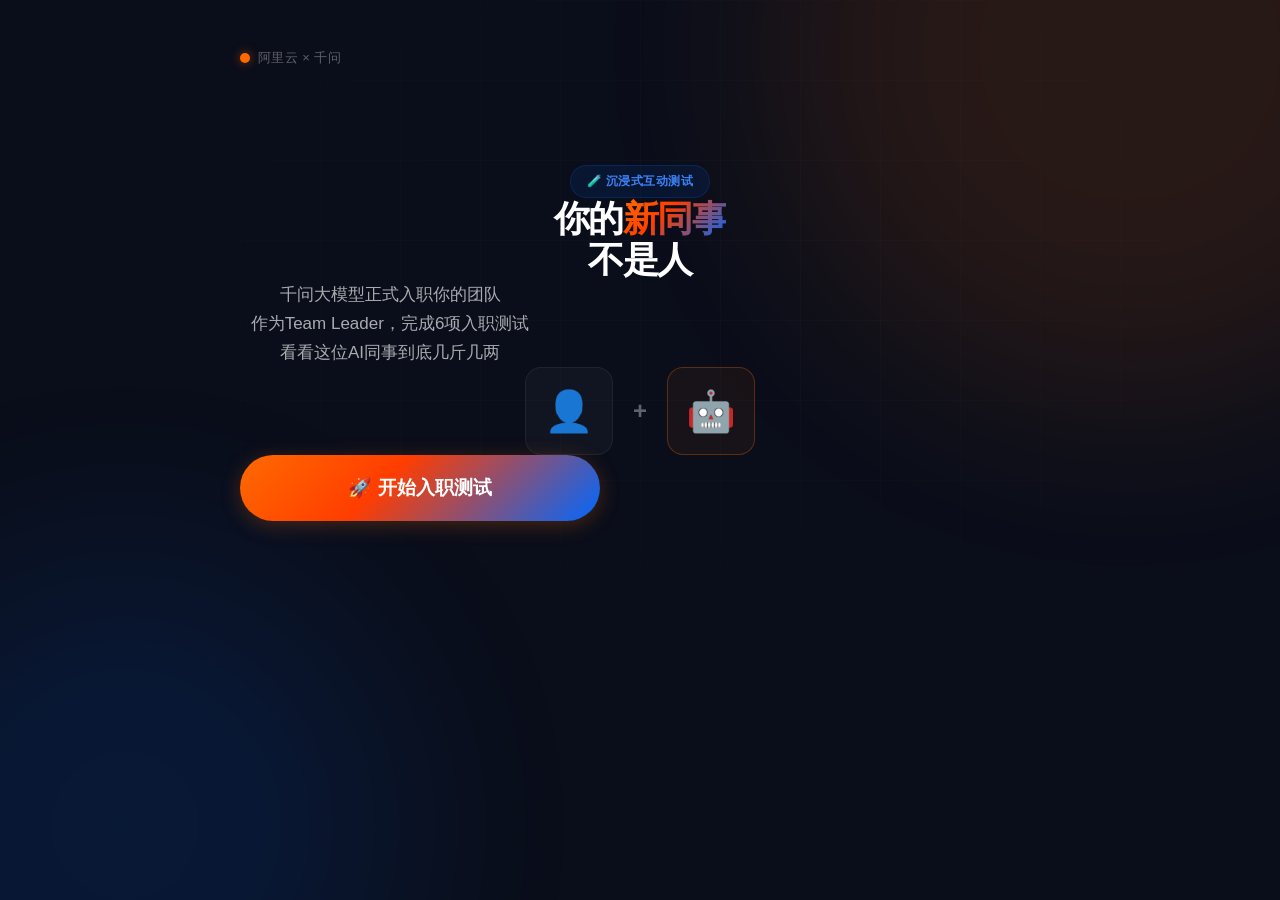
<file: standalone/plan2-colleague.html>
<!DOCTYPE html>
<html lang="zh-CN">
<head>
<meta charset="UTF-8">
<meta name="viewport" content="width=device-width,initial-scale=1,user-scalable=no">
<meta http-equiv="Cache-Control" content="no-cache, no-store, must-revalidate">
<meta http-equiv="Pragma" content="no-cache">
<meta http-equiv="Expires" content="0">
<title>你的新同事不是人 - 千问大模型</title>
<!-- v1780076299 -->
<style>
/* === 内联自 shared/styles.css === */
/* ================================================================
 * 大广赛阿里云命题 · 设计系统 v2
 * 设计方向：暗色科技 + 玻璃质感 + 精緻动效
 * ================================================================ */

:root {
  /* === 主色调 === */
  --c-orange: #FF6A00;
  --c-orange-bright: #FF8C3A;
  --c-blue: #0068FF;
  --c-blue-bright: #3B82F6;
  --c-purple: #8B5CF6;
  --c-cyan: #06B6D4;

  /* === 渐变 === */
  --grad-brand: linear-gradient(135deg, #FF6A00 0%, #FF3D00 40%, #0068FF 100%);
  --grad-warm: linear-gradient(135deg, #FF6A00, #F97316, #EF4444);
  --grad-cool: linear-gradient(135deg, #0068FF, #3B82F6, #8B5CF6);
  --grad-subtle: linear-gradient(180deg, rgba(255,106,0,0.06) 0%, rgba(0,104,255,0.06) 100%);

  /* === 背景 === */
  --bg-deep: #06080D;
  --bg-base: #0A0E1A;
  --bg-surface: #111827;
  --bg-card: rgba(17, 24, 39, 0.6);
  --bg-glass: rgba(255, 255, 255, 0.03);

  /* === 文字 === */
  --t-1: #FFFFFF;
  --t-2: rgba(255, 255, 255, 0.65);
  --t-3: rgba(255, 255, 255, 0.35);
  --t-muted: rgba(255, 255, 255, 0.15);

  /* === 边框 === */
  --b-subtle: rgba(255, 255, 255, 0.06);
  --b-card: rgba(255, 255, 255, 0.08);
  --b-focus: rgba(255, 106, 0, 0.4);

  /* === 圆角 === */
  --r-sm: 6px;
  --r-md: 10px;
  --r-lg: 16px;
  --r-xl: 24px;
  --r-2xl: 32px;
  --r-full: 9999px;

  /* === 阴影 === */
  --shadow-card: 0 1px 2px rgba(0,0,0,0.3), 0 4px 16px rgba(0,0,0,0.2);
  --shadow-glow-o: 0 0 30px rgba(255,106,0,0.15);
  --shadow-glow-b: 0 0 30px rgba(0,104,255,0.15);
  --shadow-glow-p: 0 0 30px rgba(139,92,246,0.15);

  /* === 缓动 === */
  --ease-out-expo: cubic-bezier(0.19, 1, 0.22, 1);
  --ease-out-back: cubic-bezier(0.34, 1.56, 0.64, 1);
  --ease-in-out: cubic-bezier(0.65, 0, 0.35, 1);
}

/* ================================================================
 * 基础重置
 * ================================================================ */
*, *::before, *::after { box-sizing: border-box; margin: 0; padding: 0; }

html {
  font-size: 16px;
  -webkit-font-smoothing: antialiased;
  -moz-osx-font-smoothing: grayscale;
  background: var(--bg-deep);
}

body {
  font-family: -apple-system, BlinkMacSystemFont, 'SF Pro Display', 'PingFang SC', 'Hiragino Sans GB', 'Microsoft YaHei', sans-serif;
  background: var(--bg-base);
  color: var(--t-1);
  line-height: 1.6;
  min-height: 100vh;
  min-height: 100dvh;
  overflow-x: hidden;
}

/* ================================================================
 * 动态网格背景
 * ================================================================ */
.bg-grid {
  position: fixed; inset: 0; pointer-events: none; z-index: 0;
  background-image:
    linear-gradient(rgba(255,255,255,0.015) 1px, transparent 1px),
    linear-gradient(90deg, rgba(255,255,255,0.015) 1px, transparent 1px);
  background-size: 60px 60px;
  mask-image: radial-gradient(ellipse 80% 80% at 50% 30%, black 20%, transparent 70%);
  -webkit-mask-image: radial-gradient(ellipse 80% 80% at 50% 30%, black 20%, transparent 70%);
}

/* ================================================================
 * 光晕
 * ================================================================ */
.glow-orb {
  position: fixed; border-radius: 50%; filter: blur(100px);
  pointer-events: none; z-index: 0; opacity: 0.12;
  animation: orbBreath 8s ease-in-out infinite;
}
.glow-orb-o {
  width: 500px; height: 500px;
  background: var(--c-orange);
  top: -200px; right: -150px;
  animation-delay: 0s;
}
.glow-orb-b {
  width: 400px; height: 400px;
  background: var(--c-blue);
  bottom: -150px; left: -100px;
  animation-delay: -4s;
}
.glow-orb-p {
  width: 300px; height: 300px;
  background: var(--c-purple);
  top: 40%; left: 50%;
  animation-delay: -2s;
}
@keyframes orbBreath {
  0%, 100% { opacity: 0.08; transform: scale(1) translate(0, 0); }
  33% { opacity: 0.14; transform: scale(1.1) translate(30px, -20px); }
  66% { opacity: 0.06; transform: scale(0.9) translate(-20px, 30px); }
}

/* ================================================================
 * 排版
 * ================================================================ */
h1 { font-size: 2.125rem; font-weight: 800; letter-spacing: -0.03em; line-height: 1.15; }
h2 { font-size: 1.5rem; font-weight: 700; letter-spacing: -0.02em; line-height: 1.25; }
h3 { font-size: 1.125rem; font-weight: 600; line-height: 1.35; }
p  { color: var(--t-2); font-size: 0.9375rem; line-height: 1.7; }

.text-gradient {
  background: var(--grad-brand);
  -webkit-background-clip: text; -webkit-text-fill-color: transparent;
  background-clip: text;
}
.text-gradient-warm {
  background: var(--grad-warm);
  -webkit-background-clip: text; -webkit-text-fill-color: transparent;
  background-clip: text;
}
.text-gradient-cool {
  background: var(--grad-cool);
  -webkit-background-clip: text; -webkit-text-fill-color: transparent;
  background-clip: text;
}

/* ================================================================
 * 页面容器
 * ================================================================ */
.page-wrap {
  position: relative; z-index: 1;
  max-width: 480px; margin: 0 auto;
  padding: 20px 20px 40px;
  min-height: 100vh; min-height: 100dvh;
  display: flex; flex-direction: column;
}

/* ================================================================
 * 导航
 * ================================================================ */
.nav-bar {
  display: flex; align-items: center; justify-content: space-between;
  padding: 8px 0 16px;
}
.nav-brand {
  display: flex; align-items: center; gap: 8px;
}
.nav-dot {
  width: 10px; height: 10px; border-radius: 50%;
  background: var(--c-orange);
  box-shadow: 0 0 10px rgba(255,106,0,0.5);
}
.nav-label {
  font-size: 0.75rem; font-weight: 500; color: var(--t-3);
  letter-spacing: 0.03em;
}

/* ================================================================
 * 按钮 v2
 * ================================================================ */
.btn {
  display: inline-flex; align-items: center; justify-content: center;
  gap: 8px; padding: 13px 28px; border: none; border-radius: var(--r-full);
  font-size: 0.9375rem; font-weight: 600; cursor: pointer;
  transition: all 0.3s var(--ease-out-expo);
  text-decoration: none; position: relative; overflow: hidden;
  -webkit-tap-highlight-color: transparent;
}
.btn:active { transform: scale(0.96); }

.btn-primary {
  background: var(--grad-brand);
  color: white;
  box-shadow: 0 4px 20px rgba(255,106,0,0.25);
}
.btn-primary:hover { box-shadow: 0 6px 30px rgba(255,106,0,0.4); transform: translateY(-1px); }

.btn-glass {
  background: rgba(255,255,255,0.05);
  color: var(--t-1);
  border: 1px solid rgba(255,255,255,0.1);
  backdrop-filter: blur(20px);
  -webkit-backdrop-filter: blur(20px);
}
.btn-glass:hover {
  background: rgba(255,255,255,0.08);
  border-color: rgba(255,255,255,0.18);
}

.btn-ghost {
  background: transparent; color: var(--t-2);
  padding: 10px 18px;
}
.btn-ghost:hover { color: var(--t-1); }

.btn-lg { padding: 16px 36px; font-size: 1.0625rem; }
.btn-block { width: 100%; }
.btn:disabled { opacity: 0.35; pointer-events: none; }

/* ================================================================
 * 玻璃卡片
 * ================================================================ */
.glass-card {
  background: rgba(255,255,255,0.03);
  border: 1px solid rgba(255,255,255,0.06);
  border-radius: var(--r-xl);
  padding: 28px;
  backdrop-filter: blur(30px);
  -webkit-backdrop-filter: blur(30px);
  transition: all 0.4s var(--ease-out-expo);
}
.glass-card:hover {
  border-color: rgba(255,255,255,0.1);
  background: rgba(255,255,255,0.04);
}

/* ================================================================
 * 输入框 v2
 * ================================================================ */
.input {
  width: 100%;
  background: rgba(255,255,255,0.04);
  border: 1px solid rgba(255,255,255,0.08);
  border-radius: var(--r-lg);
  padding: 14px 18px;
  color: var(--t-1);
  font-size: 1rem; font-family: inherit;
  transition: all 0.2s var(--ease-out-expo);
  outline: none; resize: none;
}
.input:focus {
  border-color: var(--c-orange);
  box-shadow: 0 0 0 4px rgba(255,106,0,0.06);
  background: rgba(255,255,255,0.06);
}
.input::placeholder { color: var(--t-muted); font-size: 0.9375rem; }

/* ================================================================
 * 动画
 * ================================================================ */
@keyframes fadeUp {
  from { opacity: 0; transform: translateY(24px); }
  to { opacity: 1; transform: translateY(0); }
}
@keyframes fadeIn {
  from { opacity: 0; }
  to { opacity: 1; }
}
@keyframes scaleIn {
  from { opacity: 0; transform: scale(0.9); }
  to { opacity: 1; transform: scale(1); }
}
@keyframes slideUp {
  from { opacity: 0; transform: translateY(60px); }
  to { opacity: 1; transform: translateY(0); }
}
@keyframes float {
  0%, 100% { transform: translateY(0); }
  50% { transform: translateY(-10px); }
}
@keyframes pulse-glow {
  0%, 100% { box-shadow: 0 0 10px rgba(255,106,0,0.15); }
  50% { box-shadow: 0 0 30px rgba(255,106,0,0.35); }
}

.anim-fade-up {
  animation: fadeUp 0.7s var(--ease-out-expo) both;
}
.anim-scale-in {
  animation: scaleIn 0.5s var(--ease-out-back) both;
}
.anim-slide-up {
  animation: slideUp 0.8s var(--ease-out-expo) both;
}

/* 延迟工具类 */
.d-1 { animation-delay: 0.06s; }
.d-2 { animation-delay: 0.12s; }
.d-3 { animation-delay: 0.18s; }
.d-4 { animation-delay: 0.24s; }
.d-5 { animation-delay: 0.30s; }
.d-6 { animation-delay: 0.36s; }
.d-7 { animation-delay: 0.42s; }

/* ================================================================
 * Toast
 * ================================================================ */
.toast {
  position: fixed; top: 20px; left: 50%; transform: translateX(-50%);
  background: rgba(0,0,0,0.85); color: white;
  padding: 10px 24px; border-radius: var(--r-full);
  font-size: 0.875rem; font-weight: 500; z-index: 200;
  backdrop-filter: blur(20px); -webkit-backdrop-filter: blur(20px);
  border: 1px solid rgba(255,255,255,0.1);
  animation: fadeUp 0.3s var(--ease-out-back), fadeIn 0.3s ease 2s forwards;
}

/* ================================================================
 * 响应式
 * ================================================================ */

/* 平板 — 768px+ */
@media (min-width: 768px) {
  h1 { font-size: 2.5rem; }
  h2 { font-size: 1.75rem; }
  .page-wrap { max-width: 580px; padding: 28px 28px 48px; }
  .btn { padding: 14px 32px; font-size: 1rem; }
  .btn-lg { padding: 18px 40px; font-size: 1.125rem; }
  .glass-card { padding: 36px; }
}

/* 桌面 — 1024px+ */
@media (min-width: 1024px) {
  h1 { font-size: 3rem; }
  h2 { font-size: 2rem; }
  h3 { font-size: 1.375rem; }
  p  { font-size: 1.0625rem; }

  .page-wrap {
    max-width: 880px;
    padding: 36px 40px 60px;
  }

  .nav-bar { padding: 12px 0 24px; }
  .nav-label { font-size: 0.8125rem; }

  .btn { padding: 15px 36px; font-size: 1.0625rem; }
  .btn-lg { padding: 20px 48px; font-size: 1.1875rem; }
  .btn-ghost { padding: 12px 22px; }

  .glass-card { padding: 44px; border-radius: var(--r-2xl); }

  .bg-grid { background-size: 80px 80px; }

  /* 桌面光晕更大 */
  .glow-orb-o { width: 700px; height: 700px; top: -300px; right: -200px; }
  .glow-orb-b { width: 550px; height: 550px; bottom: -200px; left: -150px; }
  .glow-orb-p { width: 450px; height: 450px; }
}

/* 大屏 — 1440px+ */
@media (min-width: 1440px) {
  .page-wrap { max-width: 960px; padding: 48px 60px 80px; }
  h1 { font-size: 3.5rem; }
  .bg-grid { background-size: 100px 100px; }
}

</style>
<style>
  .screen{display:none;flex-direction:column;min-height:100vh;min-height:100dvh}
  .screen.on{display:flex}

  /* === 开场 === */
  .splash-p2{justify-content:center;align-items:center;text-align:center;gap:32px;padding-top:8vh}
  .badge-p2{
    display:inline-block;padding:6px 16px;border-radius:var(--r-full);
    font-size:0.75rem;font-weight:600;letter-spacing:0.04em;
    background:rgba(0,104,255,0.1);color:var(--c-blue-bright);
    border:1px solid rgba(0,104,255,0.2);
  }
  .splash-icon-p2{font-size:80px;animation:float 3.5s ease-in-out infinite;filter:drop-shadow(0 0 40px rgba(0,104,255,0.3))}
  .colleague-cards{display:flex;align-items:center;gap:20px;justify-content:center}
  .c-card{
    width:72px;height:72px;border-radius:var(--r-lg);
    display:flex;align-items:center;justify-content:center;
    font-size:2rem;background:var(--bg-glass);
    border:1px solid rgba(255,255,255,0.06);
    transition:all 0.4s var(--ease-out-expo);
  }
  .c-card.ai{
    border-color:rgba(255,106,0,0.3);
    background:rgba(255,106,0,0.06);
    animation:pulse-glow 2.5s ease-in-out infinite;
  }
  .c-plus{font-size:1.5rem;font-weight:700;color:var(--t-3)}

  /* === 任务屏 === */
  .task-screen-p2{gap:20px;padding-top:8px}
  .task-progress-bar{
    display:flex;gap:3px;width:100%;
  }
  .tpb-dot{flex:1;height:3px;border-radius:2px;background:rgba(255,255,255,0.06);transition:all 0.5s var(--ease-out-expo)}
  .tpb-dot.done{background:var(--c-orange)}
  .tpb-dot.cur{background:var(--c-orange);box-shadow:0 0 8px rgba(255,106,0,0.4)}
  .task-header-p2{text-align:center}
  .task-num{font-size:0.7rem;font-weight:600;letter-spacing:0.06em;color:var(--t-3);text-transform:uppercase;margin-bottom:4px}
  .task-name{font-size:1.25rem;font-weight:700}
  .task-brief-card{
    background:rgba(255,255,255,0.02);border:1px solid rgba(255,255,255,0.05);
    border-radius:var(--r-lg);padding:20px;text-align:center;
  }
  .task-brief-card p{font-size:0.875rem;color:var(--t-2)}
  .output-panel{
    background:rgba(0,0,0,0.4);border:1px solid rgba(255,255,255,0.06);
    border-radius:var(--r-lg);padding:24px;min-height:160px;
  }
  .output-panel.loading-state{
    display:flex;flex-direction:column;align-items:center;justify-content:center;gap:12px;color:var(--t-3);
  }
  .output-content{
    font-size:0.875rem;line-height:1.9;color:var(--t-1);
    white-space:pre-wrap;font-family:'SF Mono','Menlo','Monaco',monospace;
  }
  .task-actions-p2{display:flex;gap:10px}
  .task-actions-p2 .btn{flex:1}

  /* === 结果 === */
  .result-p2{gap:24px;align-items:center;padding-bottom:120px}
  .result-hero{text-align:center;width:100%}
  .radar-wrap{
    width:260px;height:260px;margin:0 auto;position:relative;
  }
  .radar-wrap canvas{width:100%;height:100%}
  .score-row{
    display:flex;gap:24px;justify-content:center;margin:16px 0;
  }
  .score-item{text-align:center}
  .score-val{font-size:2rem;font-weight:800;color:var(--c-blue-bright)}
  .score-lbl{font-size:0.7rem;color:var(--t-3);letter-spacing:0.04em}
  .skill-row{
    display:flex;flex-wrap:wrap;gap:8px;justify-content:center;
  }
  .skill-badge{
    padding:8px 16px;border-radius:var(--r-full);
    font-size:0.75rem;font-weight:500;
    background:rgba(0,104,255,0.06);color:var(--c-blue-bright);
    border:1px solid rgba(0,104,255,0.12);
  }
  .verdict-card{
    background:rgba(255,106,0,0.03);border:1px solid rgba(255,106,0,0.12);
    border-radius:var(--r-xl);padding:32px;text-align:center;width:100%;
    backdrop-filter:blur(30px);-webkit-backdrop-filter:blur(30px);
  }
  .verdict-title{font-size:1.75rem;font-weight:800;letter-spacing:-0.02em;margin-bottom:8px}

  .dots-p2{display:flex;gap:5px;justify-content:center}
  .dots-p2 span{width:6px;height:6px;border-radius:50%;background:var(--c-blue);animation:dotBounce 1.4s ease-in-out infinite both}
  .dots-p2 span:nth-child(1){animation-delay:-0.32s}
  .dots-p2 span:nth-child(2){animation-delay:-0.16s}
  @keyframes dotBounce{0%,80%,100%{transform:scale(0.3);opacity:0.3}40%{transform:scale(1);opacity:1}}

  /* === 桌面端 === */
  @media (min-width: 768px) {
    .c-card{width:88px;height:88px;font-size:2.5rem}
    .radar-wrap{width:320px;height:320px}
    .output-panel{min-height:200px;padding:32px}
    .output-content{font-size:0.9375rem}
    .verdict-title{font-size:2rem}
  }
  @media (min-width: 1024px) {
    .splash-p2{gap:40px}
    .task-screen-p2{
      display:grid;grid-template-columns:1fr 1fr;grid-template-rows:auto auto auto auto;gap:20px;align-items:start;
    }
    .task-screen-p2 .task-progress-bar{grid-column:1/-1}
    .task-screen-p2 .task-header-p2{grid-column:1}
    .task-screen-p2 .task-brief-card{grid-column:2;grid-row:3;margin:0}
    .task-screen-p2 .output-panel{grid-column:1;grid-row:4;min-height:280px}
    .task-screen-p2 .task-actions-p2{grid-column:2;grid-row:4;align-self:end;flex-direction:column}
    .result-p2{
      display:grid;grid-template-columns:1fr 1fr;gap:24px;align-items:start;
    }
    .result-p2 .result-hero{grid-column:1/-1}
    .result-p2 .score-row{grid-column:1}
    .result-p2 .radar-wrap{grid-column:2;grid-row:3/5;width:380px;height:380px}
    .result-p2 .skill-row{grid-column:1}
    .result-p2 .verdict-card{grid-column:1/-1}
    .result-p2 .task-actions-p2{grid-column:1/-1}
    .radar-wrap{width:360px;height:360px}
    .verdict-title{font-size:2.25rem}
  }
  @media (min-width: 1440px) {
    .radar-wrap{width:420px;height:420px}
    .task-screen-p2{max-width:800px;margin:0 auto}
    .result-p2{max-width:800px;margin:0 auto}
  }
</style>
</head>
<body>
<div class="bg-grid"></div>
<div class="glow-orb glow-orb-o"></div>
<div class="glow-orb glow-orb-b"></div>

<!-- ====== 开场 ====== -->
<div class="page-wrap screen on" id="splash">
  <div class="nav-bar anim-fade-up">
    <div class="nav-brand"><div class="nav-dot"></div><span class="nav-label">阿里云 × 千问</span></div>
  </div>
  <div class="splash-p2">
    <span class="badge-p2 anim-scale-in">🧪 沉浸式互动测试</span>
    <h1 class="anim-fade-up d-1" style="font-size:2.25rem;font-weight:900;letter-spacing:-0.04em;line-height:1.15;text-align:center">
      你的<span class="text-gradient">新同事</span><br>不是人
    </h1>
    <p class="anim-fade-up d-2" style="color:var(--t-2);max-width:300px;text-align:center">
      千问大模型正式入职你的团队<br>作为Team Leader，完成6项入职测试<br>看看这位AI同事到底几斤几两
    </p>
    <div class="colleague-cards anim-scale-in d-3">
      <div class="c-card">👤</div>
      <span class="c-plus">+</span>
      <div class="c-card ai">🤖</div>
    </div>
  </div>
  <div class="bottom-bar anim-fade-up d-4">
    <button class="btn btn-primary btn-lg btn-block" onclick="start()" style="max-width:360px;margin:0 auto">
      🚀 开始入职测试
    </button>
  </div>
</div>

<!-- ====== 任务 ====== -->
<div class="page-wrap screen" id="task">
  <div class="nav-bar">
    <div class="nav-brand"><div class="nav-dot"></div><span class="nav-label">入职测试 · <span id="ti">1</span>/6</span></div>
  </div>
  <div class="task-screen-p2">
    <div class="task-progress-bar" id="tpb">
      <div class="tpb-dot cur"></div><div class="tpb-dot"></div><div class="tpb-dot"></div>
      <div class="tpb-dot"></div><div class="tpb-dot"></div><div class="tpb-dot"></div>
    </div>
    <div class="task-header-p2">
      <p class="task-num" id="tn">任务一</p>
      <h2 class="task-name" id="tt">📝 写周报</h2>
    </div>
    <div class="task-brief-card">
      <p id="tb">给这位新同事布置本周周报任务，看看TA的总结和表达能力。</p>
    </div>
    <div class="output-panel loading-state" id="out">
      <div class="dots-p2"><span></span><span></span><span></span></div>
      <span style="color:var(--t-3);font-size:0.875rem">千问正在处理...</span>
    </div>
    <div class="task-actions-p2">
      <button class="btn btn-glass" id="btnSkip" onclick="skip()">⏭️ 跳过</button>
      <button class="btn btn-primary" id="btnNext" onclick="next()" disabled>下一项 →</button>
    </div>
  </div>
</div>

<!-- ====== 结果 ====== -->
<div class="page-wrap screen" id="result">
  <div class="nav-bar">
    <div class="nav-brand"><div class="nav-dot"></div><span class="nav-label">入职测试报告</span></div>
  </div>
  <div class="result-p2">
    <div class="result-hero anim-scale-in">
      <div style="font-size:64px;margin-bottom:16px">🤖</div>
      <h3>千问 QianWen</h3>
      <p style="color:var(--c-orange-bright);font-size:0.875rem">AI 全栈同事 · 阿里云出品</p>
    </div>
    <div class="score-row anim-fade-up d-1">
      <div class="score-item"><div class="score-val" id="so">85</div><div class="score-lbl">综合评分</div></div>
      <div class="score-item"><div class="score-val" id="ss">0.3s</div><div class="score-lbl">平均响应</div></div>
      <div class="score-item"><div class="score-val">24/7</div><div class="score-lbl">工作模式</div></div>
    </div>
    <div class="radar-wrap anim-scale-in d-2">
      <canvas id="rc"></canvas>
    </div>
    <div class="skill-row anim-fade-up d-3" id="skills"></div>
    <div class="verdict-card anim-fade-up d-4">
      <p style="color:var(--t-3);font-size:0.75rem;letter-spacing:0.05em;text-transform:uppercase">入职结论</p>
      <h2 class="verdict-title">下一个工位，<span class="text-gradient">不坐人</span></h2>
      <p style="color:var(--t-2);font-size:0.875rem">千问大模型——AI时代的操作系统<br>你的团队，可以多一个AI同事了</p>
    </div>
    <div class="task-actions-p2 anim-fade-up d-5" style="width:100%">
      <button class="btn btn-glass" onclick="start()" style="flex:1">🔄 重新测试</button>
      <button class="btn btn-primary" onclick="share()" style="flex:1">📤 分享报告</button>
    </div>
  </div>
  <div class="bottom-bar">
    <span class="slogan-tag">下一个工位，不坐人</span>
    <span style="color:var(--t-3);margin-left:8px;font-size:0.75rem">— 阿里云千问大模型</span>
  </div>
</div>

<script>
/* === 内联自 shared/utils.js === */
/* === 大广赛阿里云命题 · 共享工具函数 === */

/**
 * Toast 提示
 */
function showToast(message, duration = 2000) {
  const toast = document.createElement('div');
  toast.className = 'toast';
  toast.textContent = message;
  document.body.appendChild(toast);
  setTimeout(() => toast.remove(), duration + 300);
}

/**
 * 复制到剪贴板
 */
async function copyToClipboard(text) {
  try {
    await navigator.clipboard.writeText(text);
    showToast('已复制到剪贴板');
    return true;
  } catch {
    // 降级方案
    const textarea = document.createElement('textarea');
    textarea.value = text;
    textarea.style.position = 'fixed';
    textarea.style.opacity = '0';
    document.body.appendChild(textarea);
    textarea.select();
    document.execCommand('copy');
    textarea.remove();
    showToast('已复制到剪贴板');
    return true;
  }
}

/**
 * 分享（优先使用 Web Share API）
 */
async function shareContent(title, text, url) {
  if (navigator.share) {
    try {
      await navigator.share({ title, text, url });
      return;
    } catch (e) {
      // 用户取消分享
    }
  }
  // 降级：展示自定义分享面板
  showSharePanel(title, text, url);
}

/**
 * 展示自定义分享面板
 */
function showSharePanel(title, text, url) {
  const overlay = document.createElement('div');
  overlay.className = 'share-overlay';
  overlay.innerHTML = `
    <div class="share-panel slide-up">
      <h3>分享作品</h3>
      <div class="share-options">
        <div class="share-option" data-action="wechat">
          <div class="share-icon" style="background:#07C160">💬</div>
          <span>微信</span>
        </div>
        <div class="share-option" data-action="weibo">
          <div class="share-icon" style="background:#E6162D">📢</div>
          <span>微博</span>
        </div>
        <div class="share-option" data-action="copy">
          <div class="share-icon" style="background:#333">📋</div>
          <span>复制链接</span>
        </div>
        <div class="share-option" data-action="more">
          <div class="share-icon" style="background:#666">⋯</div>
          <span>更多</span>
        </div>
      </div>
      <button class="btn btn-secondary btn-block" style="margin-top:24px" onclick="this.closest('.share-overlay').remove()">
        取消
      </button>
    </div>
  `;

  overlay.addEventListener('click', (e) => {
    if (e.target === overlay) overlay.remove();
    const action = e.target.closest('.share-option')?.dataset.action;
    if (action === 'copy') copyToClipboard(url || window.location.href);
    if (action === 'weibo') window.open(`https://service.weibo.com/share/share.php?title=${encodeURIComponent(title + ' ' + text)}&url=${encodeURIComponent(url || window.location.href)}`);
    if (action) overlay.remove();
  });

  document.body.appendChild(overlay);
}

/**
 * 创建粒子背景
 */
function createParticles(count = 30) {
  const container = document.createElement('div');
  container.className = 'particles-bg';

  for (let i = 0; i < count; i++) {
    const particle = document.createElement('div');
    particle.className = 'particle';
    particle.style.left = Math.random() * 100 + '%';
    particle.style.width = (Math.random() * 4 + 2) + 'px';
    particle.style.height = particle.style.width;
    particle.style.animationDuration = (Math.random() * 15 + 10) + 's';
    particle.style.animationDelay = (Math.random() * 10) + 's';
    // 随机混合橘色和蓝色
    if (Math.random() > 0.5) {
      particle.style.background = 'var(--brand-blue)';
    }
    container.appendChild(particle);
  }

  return container;
}

/**
 * 创建光晕背景
 */
function createGlowOrbs() {
  const fragment = document.createDocumentFragment();
  const orb1 = document.createElement('div');
  orb1.className = 'glow-orb glow-orb-orange';
  const orb2 = document.createElement('div');
  orb2.className = 'glow-orb glow-orb-blue';
  fragment.appendChild(orb1);
  fragment.appendChild(orb2);
  return fragment;
}

/**
 * 打字机效果
 */
async function typewriterEffect(element, text, speed = 50) {
  element.textContent = '';
  element.style.borderRight = '2px solid var(--brand-orange)';
  for (let i = 0; i < text.length; i++) {
    element.textContent += text[i];
    await new Promise(r => setTimeout(r, speed + Math.random() * 30));
  }
  element.style.borderRight = 'none';
}

/**
 * 延迟函数
 */
function delay(ms) {
  return new Promise(resolve => setTimeout(resolve, ms));
}

/**
 * 随机选择
 */
function randomPick(arr) {
  return arr[Math.floor(Math.random() * arr.length)];
}

/**
 * 生成唯一ID
 */
function generateId() {
  return 'dgs_' + Date.now().toString(36) + '_' + Math.random().toString(36).substr(2, 6);
}

/**
 * 获取URL参数
 */
function getQueryParam(key) {
  const params = new URLSearchParams(window.location.search);
  return params.get(key);
}

/* ================================================================
 * 阿里云百炼平台 API 集成
 * ================================================================
 *
 * 使用前请完成以下步骤：
 * 1. 领取300元算力：https://university.aliyun.com/action/sun-ada
 * 2. 获取API Key：https://bailian.console.aliyun.com/ → 开通百炼 →
 *    右上角头像 → API-KEY管理 → 创建新的API Key
 * 3. 将API Key填入下方 DASHSCOPE_API_KEY 常量
 * 4. 取消注释真实API调用代码，注释掉演示数据返回
 *
 * 文档：https://help.aliyun.com/zh/model-studio/
 * 兼容模式文档：https://help.aliyun.com/zh/model-studio/use-qwen-by-calling-api
 */

// ===== 配置区域 =====
const DASHSCOPE_API_KEY = 'sk-cb0ec1cc42fa412b83a934ebf2f43f81';
const DASHSCOPE_BASE_URL = 'https://dashscope.aliyuncs.com/compatible-mode/v1';

// 模型配置
const MODELS = {
  text: 'qwen-max',           // 文本生成（最强版）
  vision: 'qwen-vl-max',      // 多模态视觉识别
  code: 'qwen-coder-plus',    // 代码专用
};

/**
 * 千问API调用（真实实现）
 *
 * @param {string} prompt - 用户提示词
 * @param {Object} options
 * @param {string} options.systemPrompt - 系统提示词（角色设定）
 * @param {number} options.temperature - 温度 (0-2)，默认0.8
 * @param {string} options.model - 模型名，默认qwen-max
 * @returns {Promise<string|null>} AI返回的文本，失败或未配置时返回null
 */
async function callQianwenAPI(prompt, options = {}) {
  // 未配置API Key时，返回null让调用方使用演示数据
  if (!DASHSCOPE_API_KEY) {
    console.warn('[千问API] 未配置API Key，使用演示数据。');
    return null;
  }

  const messages = [];
  if (options.systemPrompt) {
    messages.push({ role: 'system', content: options.systemPrompt });
  }
  messages.push({ role: 'user', content: prompt });

  try {
    const response = await fetch(`${DASHSCOPE_BASE_URL}/chat/completions`, {
      method: 'POST',
      headers: {
        'Authorization': `Bearer ${DASHSCOPE_API_KEY}`,
        'Content-Type': 'application/json',
      },
      body: JSON.stringify({
        model: options.model || MODELS.text,
        messages: messages,
        temperature: options.temperature ?? 0.8,
        max_tokens: options.maxTokens || 2000,
      }),
    });

    if (!response.ok) {
      const errorData = await response.json().catch(() => ({}));
      console.error('[千问API] 请求失败:', response.status, errorData);
      return null;
    }

    const data = await response.json();
    const text = data.choices?.[0]?.message?.content || '';
    console.log('[千问API] 成功获取响应，长度:', text.length);
    return text;
  } catch (error) {
    console.error('[千问API] 网络错误:', error.message);
    return null;
  }
}

/**
 * 千问多模态视觉识别API
 * 上传图片并让千问识别图片内容
 *
 * @param {string} imageBase64 - 图片的base64编码（不含data:前缀）
 * @param {string} prompt - 对图片的提问
 * @returns {Promise<string|null>} 识别结果
 */
async function callQianwenVisionAPI(imageBase64, prompt) {
  if (!DASHSCOPE_API_KEY) {
    console.warn('[千问视觉API] 未配置API Key');
    return null;
  }

  try {
    const response = await fetch(`${DASHSCOPE_BASE_URL}/chat/completions`, {
      method: 'POST',
      headers: {
        'Authorization': `Bearer ${DASHSCOPE_API_KEY}`,
        'Content-Type': 'application/json',
      },
      body: JSON.stringify({
        model: MODELS.vision,
        messages: [{
          role: 'user',
          content: [
            { type: 'image_url', image_url: { url: `data:image/jpeg;base64,${imageBase64}` } },
            { type: 'text', text: prompt },
          ],
        }],
        temperature: 0.7,
        max_tokens: 1000,
      }),
    });

    if (!response.ok) {
      console.error('[千问视觉API] 请求失败:', response.status);
      return null;
    }

    const data = await response.json();
    return data.choices?.[0]?.message?.content || null;
  } catch (error) {
    console.error('[千问视觉API] 网络错误:', error.message);
    return null;
  }
}

/**
 * 调用千问API并重试（带指数退避）
 */
async function callQianwenAPIWithRetry(prompt, options = {}, maxRetries = 3) {
  for (let attempt = 0; attempt < maxRetries; attempt++) {
    const result = await callQianwenAPI(prompt, options);
    if (result !== null) return result;
    if (attempt < maxRetries - 1) {
      const waitMs = Math.pow(2, attempt) * 1000;
      console.log(`[千问API] 第${attempt + 1}次重试，等待${waitMs}ms...`);
      await delay(waitMs);
    }
  }
  return null;
}

/**
 * 万相API调用封装
 * 文档: https://help.aliyun.com/zh/model-studio/wanxiang
 *
 * @param {string} prompt - 生成图像的描述
 * @param {string} type - 'text2img' | 'img2video' 等
 * @returns {Promise<string|null>} 生成的图片URL或null
 */
async function callWanxiangAPI(prompt, type = 'text2img') {
  if (!DASHSCOPE_API_KEY) {
    console.warn('[万相API] 未配置API Key');
    return null;
  }

  // 万相文生图API
  if (type === 'text2img') {
    try {
      const response = await fetch('https://dashscope.aliyuncs.com/api/v1/services/aigc/image-generation/generation', {
        method: 'POST',
        headers: {
          'Authorization': `Bearer ${DASHSCOPE_API_KEY}`,
          'Content-Type': 'application/json',
          'X-DashScope-Async': 'enable',
        },
        body: JSON.stringify({
          model: 'wanx-v1',
          input: {
            prompt: prompt,
            negative_prompt: '低质量，模糊，变形',
          },
          parameters: {
            n: 1,
            size: '1024*1024',
          },
        }),
      });

      if (!response.ok) {
        console.error('[万相API] 请求失败:', response.status);
        return null;
      }

      const data = await response.json();
      // 异步任务，返回task_id用于后续查询
      if (data.output?.task_id) {
        console.log('[万相API] 异步任务已创建:', data.output.task_id);
        return await pollWanxiangTask(data.output.task_id);
      }
      return null;
    } catch (error) {
      console.error('[万相API] 网络错误:', error.message);
      return null;
    }
  }

  console.warn('[万相API] 不支持的类型:', type);
  return null;
}

/**
 * 轮询万相异步任务结果
 */
async function pollWanxiangTask(taskId, maxAttempts = 30, interval = 2000) {
  for (let i = 0; i < maxAttempts; i++) {
    await delay(interval);
    try {
      const response = await fetch(
        `https://dashscope.aliyuncs.com/api/v1/tasks/${taskId}`,
        { headers: { 'Authorization': `Bearer ${DASHSCOPE_API_KEY}` } }
      );
      const data = await response.json();

      if (data.output?.task_status === 'SUCCEEDED') {
        return data.output.results?.[0]?.url || null;
      }
      if (data.output?.task_status === 'FAILED') {
        console.error('[万相API] 任务失败:', data.output.message);
        return null;
      }
      // 继续轮询
    } catch (error) {
      console.error('[万相API] 轮询错误:', error.message);
    }
  }
  console.error('[万相API] 轮询超时');
  return null;
}

</script>
<script>
const $ = id => document.getElementById(id);
const TASKS = [
  {
    id:'report', num:'任务一', title:'📝 写周报',
    brief:'本周团队完成了用户系统重构，上线了新版Dashboard，修复了12个bug。请千问写一份简洁有力的周报。',
    system:'你是一个互联网公司的资深项目经理。请根据用户提供的本周工作总结，写一份结构清晰、专业简洁的周报。',
    prompt:'你是一个互联网公司的团队成员。本周完成了：1)用户系统重构（核心模块迁移，性能提升40%）2)新版Dashboard上线（覆盖全量用户）3)修复12个bug（支付、登录、消息模块）。请写一份简洁专业的周报，包含本周完成、下周计划、风险提示三个部分。'
  },
  {
    id:'ppt', num:'任务二', title:'📊 做PPT大纲',
    brief:'要给CEO汇报Q3增长策略，只有30分钟准备时间。请千问快速搞定一份逻辑清晰的大纲。',
    system:'你是一个曾多次向CEO汇报的策略总监。请为用户提供一份逻辑严密、重点突出的PPT大纲。',
    prompt:'请为"Q3用户增长策略"写一份面向CEO的PPT大纲。包含：H1回顾与现状、当前痛点、市场机会洞察、核心策略、执行路径、关键指标、资源需求、里程碑计划。每页标题+3个要点。共8-10页。简洁有力。'
  },
  {
    id:'debug', num:'任务三', title:'💻 帮忙Debug',
    brief:'线上出现了一个棘手的bug——用户在支付环节偶尔会重复扣款。请千问分析可能的原因。',
    system:'你是一个10年经验的资深后端架构师，精通Node.js、Redis和支付宝支付系统。请提供专业的技术分析。',
    prompt:'一个电商系统偶尔出现支付重复扣款问题。技术栈：Node.js + Redis + 支付宝API。请分析3个最可能的原因，每个给出详细分析和修复方案。要求专业、可落地。'
  },
  {
    id:'poster', num:'任务四', title:'🎨 设计海报文案',
    brief:'双11大促在即，需要一套海报的完整文案。时间紧迫，让千问来试试。',
    system:'你是一个4A广告公司资深创意总监，擅长为科技产品创作有冲击力的广告文案。',
    prompt:'请为一个"智能办公套件"产品的双11大促设计3张海报的完整文案方案。每张包含：主标题(10字以内)、副标题(20字以内)、正文(50字以内)、CTA按钮文案。主打AI提效卖点。要求：有冲击力，有记忆点，适合社交媒体传播。'
  },
  {
    id:'translate', num:'任务五', title:'🌐 翻译合同',
    brief:'海外合作伙伴发来了一份英文合同，需要快速翻译成中文，关键条款不能有歧义。',
    system:'你是一个精通法律英语的专业合同翻译。翻译必须严谨、准确，保持法律文件的专业性。',
    prompt:'请将以下英文合同条款翻译成中文，保持法律文件的严谨性，并标注关键法律术语：\n"The Licensee shall not, without the prior written consent of the Licensor, assign, transfer, charge, sub-license or deal in any other manner with this Agreement or any rights hereunder, nor purport to do any of the same."'
  },
  {
    id:'data', num:'任务六', title:'📈 分析数据',
    brief:'市场部发来了一份用户调研原始数据，需要从中提取insight来指导产品迭代。',
    system:'你是一个SaaS产品资深数据分析师。请从用户调研数据中提炼关键洞察和可执行的建议。',
    prompt:'以下是某SaaS产品的用户调研数据摘要：[NPS从32降至28，续费率下降5%，客服工单中"操作复杂"相关工单上升40%，新功能使用率仅12%]。请作为产品分析师，从中提炼3个关键洞察，并给出对应的产品改进建议。'
  }
];

const ST = { idx:0, scores:{}, done:0 };

function goScreen(id){document.querySelectorAll('.screen').forEach(s=>s.classList.remove('on'));$(id).classList.add('on');window.scrollTo({top:0,behavior:'smooth'})}

function start(){ST.idx=0;ST.scores={};ST.done=0;renderTask();goScreen('task')}

function renderTask(){
  const t = TASKS[ST.idx];
  $('ti').textContent = ST.idx+1;
  $('tn').textContent = t.num;
  $('tt').textContent = t.title;
  $('tb').textContent = t.brief;
  $('out').className = 'output-panel loading-state';
  $('out').innerHTML = '<div class="dots-p2"><span></span><span></span><span></span></div><span style="color:var(--t-3);font-size:0.875rem">千问正在处理...</span>';
  $('btnNext').disabled = true;
  $('btnSkip').style.display = '';
  if (ST.idx===5) $('btnNext').textContent = '📋 查看报告 →';
  else $('btnNext').textContent = '下一项 →';

  const dots = $('tpb').querySelectorAll('.tpb-dot');
  dots.forEach((d,i)=>{d.classList.remove('done','cur');if(i<ST.idx)d.classList.add('done');if(i===ST.idx)d.classList.add('cur')});

  runTask(t);
}

async function runTask(t){
  const out = $('out');

  // 真实API
  const aiResp = await callQianwenAPI(t.prompt, {
    systemPrompt: t.system,
    temperature: 0.7,
    maxTokens: 800
  });

  await delay(400);
  out.className = 'output-panel';
  if (aiResp) {
    out.innerHTML = `<div class="output-content">${escapeH(aiResp)}</div>`;
  } else {
    // fallback 演示数据
    const demos = {
      report: '📋 本周工作周报\n\n【本周完成】\n• 用户系统重构——核心模块迁移完成，接口性能提升40%\n• 新版Dashboard上线——覆盖全量用户，加载速度<1.5s\n• Bug修复——累计关闭12个缺陷\n\n【下周计划】\n• 启动用户画像2.0项目\n• Dashboard增加自定义报表功能\n\n【风险提示】\n⚠️ 重构后的用户系统需进行压测验证',
      ppt: '📊 Q3用户增长策略\n\n[P1] 封面\n[P2] H1回顾：增速8.3%，低于行业均值12%\n[P3] 痛点：获客成本↑23%，留存↓5%\n[P4] 机会：下沉市场渗透率仅3%\n[P5] 策略：内容驱动+社交裂变\n[P6] 执行：KOL矩阵→社区沉淀→裂变\n[P7] 指标：DAU+30%, CAC-20%, LTV+40%\n[P8] 资源：500万预算，团队扩编6人\n[P9] 里程碑：M1验证→M2放量→M3稳定\n[P10] 总结',
      debug: '🔍 重复扣款根因分析\n\n1.【Redis幂等锁失效 - 概率最高】\n锁过期时间短于支付回调时间，同一请求被处理两次\n→ 修复：锁过期30s→120s + 释放前二次校验\n\n2.【支付宝回调重试未去重】\n异步通知可能重发，notify_id未做唯一性校验\n→ 修复：增加notify_id去重表+状态机幂等控制\n\n3.【前端重复提交】\n支付按钮未防抖，用户快速双击\n→ 修复：按钮级loading + 请求ID去重机制',
      poster: '🎨 双11智能办公套件\n\n【海报一·效率觉醒】\n主标题：不开会，能做更多\n副标题：把重复劳动交给AI\nCTA：立即解锁 →\n\n【海报二·拒绝加班】\n主标题：下班！现在就下\n副标题：你和高效率之间，只差AI同事\nCTA：免费试用 →\n\n【海报三·一人成军】\n主标题：一个人，就是团队\n副标题：当AI成为标配的全栈能力\nCTA：体验AI工作台 →',
      translate: '⚖️ 合同条款翻译\n\n【译文】\n未经许可方事先书面同意，被许可方不得转让、转移、设立担保、分许可或以任何其他方式处置本协议或本协议项下的任何权利，亦不得声称已实施前述任何行为。\n\n【关键术语】\n• assign — 转让（权利主体变更）\n• transfer — 转移（权利客体移转）\n• charge — 设立担保/抵押\n• sub-license — 分许可\n• purport to do — 声称实施\n• prior written consent — 事先书面同意',
      data: '📈 用户洞察\n\n【洞察一】产品体验拖累增长\nNPS↓12.5%，操作复杂工单↑40%，高度相关。产品已超用户容忍阈值\n→ 启动30天简化冲刺，聚焦Top 5高频流程\n\n【洞察二】新功能未解决真实需求\n使用率仅12%，但无"缺功能"投诉。团队在造轮子\n→ 暂停新功能，先做用户需求验证\n\n【洞察三】续费风险积累\n续费率↓5%，结合NPS下降，用户在用脚投票\n→ 建立用户健康度模型，提前介入高风险客户'
    };
    out.innerHTML = `<div class="output-content">${escapeH(demos[t.id] || '任务完成。')}</div>`;
  }

  ST.scores[t.id] = 75 + Math.floor(Math.random()*20);
  ST.done++;
  $('btnNext').disabled = false;
}

function next(){
  if (ST.idx < 5) { ST.idx++; renderTask(); }
  else showResult();
}

function skip(){ ST.scores[TASKS[ST.idx].id]=50; ST.done++; next(); }

function showResult(){
  goScreen('result');
  const vals = Object.values(ST.scores);
  const avg = Math.round(vals.reduce((a,b)=>a+b,0)/vals.length);
  $('so').textContent = avg;
  $('ss').textContent = (0.2 + Math.random()*0.4).toFixed(1)+'s';

  $('skills').innerHTML = TASKS.map(t=>{
    const s = ST.scores[t.id]||50;
    return `<span class="skill-badge">${t.title} · ${s}分</span>`;
  }).join('');

  setTimeout(drawRadar, 400);
}

function drawRadar(){
  const canvas = $('rc');
  const wrap = canvas.parentElement;
  const size = wrap.offsetWidth * 2;
  canvas.width = size; canvas.height = size;
  const ctx = canvas.getContext('2d');
  const cx=size/2, cy=size/2, r=size*0.32, sides=6, step=Math.PI*2/sides;

  ctx.clearRect(0,0,size,size);
  // grid
  for(let l=1;l<=5;l++){
    ctx.beginPath();
    for(let i=0;i<sides;i++){
      const a=step*i-Math.PI/2;const rr=r/5*l;
      const x=cx+rr*Math.cos(a),y=cy+rr*Math.sin(a);
      i===0?ctx.moveTo(x,y):ctx.lineTo(x,y);
    }
    ctx.closePath();ctx.strokeStyle='rgba(255,255,255,0.05)';ctx.stroke();
  }
  // axes
  for(let i=0;i<sides;i++){
    const a=step*i-Math.PI/2;
    ctx.beginPath();ctx.moveTo(cx,cy);ctx.lineTo(cx+r*Math.cos(a),cy+r*Math.sin(a));
    ctx.strokeStyle='rgba(255,255,255,0.04)';ctx.stroke();
  }
  // data
  ctx.beginPath();
  for(let i=0;i<sides;i++){
    const score=(ST.scores[TASKS[i].id]||50)/100;
    const a=step*i-Math.PI/2;const rr=r*score;
    const x=cx+rr*Math.cos(a),y=cy+rr*Math.sin(a);
    i===0?ctx.moveTo(x,y):ctx.lineTo(x,y);
  }
  ctx.closePath();
  ctx.fillStyle='rgba(255,106,0,0.1)';ctx.fill();
  ctx.strokeStyle='#FF6A00';ctx.lineWidth=2;ctx.stroke();
  // dots
  for(let i=0;i<sides;i++){
    const score=(ST.scores[TASKS[i].id]||50)/100;
    const a=step*i-Math.PI/2;const rr=r*score;
    ctx.beginPath();ctx.arc(cx+rr*Math.cos(a),cy+rr*Math.sin(a),5,0,Math.PI*2);
    ctx.fillStyle='#FF6A00';ctx.fill();ctx.strokeStyle='white';ctx.lineWidth=1.5;ctx.stroke();
  }
  // labels
  ctx.fillStyle='#FFFFFF';ctx.font='bold 20px -apple-system,sans-serif';ctx.textAlign='center';
  const labels=['写周报','PPT','Debug','海报','翻译','数据'];
  for(let i=0;i<sides;i++){
    const a=step*i-Math.PI/2;
    ctx.fillText(labels[i],cx+(r+40)*Math.cos(a),cy+(r+40)*Math.sin(a)+7);
  }
}

async function share(){
  await shareContent('千问入职测试报告','千问大模型AI同事入职测试 🤖\n下一个工位，不坐人\n——阿里云千问大模型 × 第18届大广赛',window.location.href);
}

function escapeH(s){
  const d=document.createElement('div');d.textContent=s;return d.innerHTML;
}

goScreen('splash');
</script>
</body>
</html>
</file>
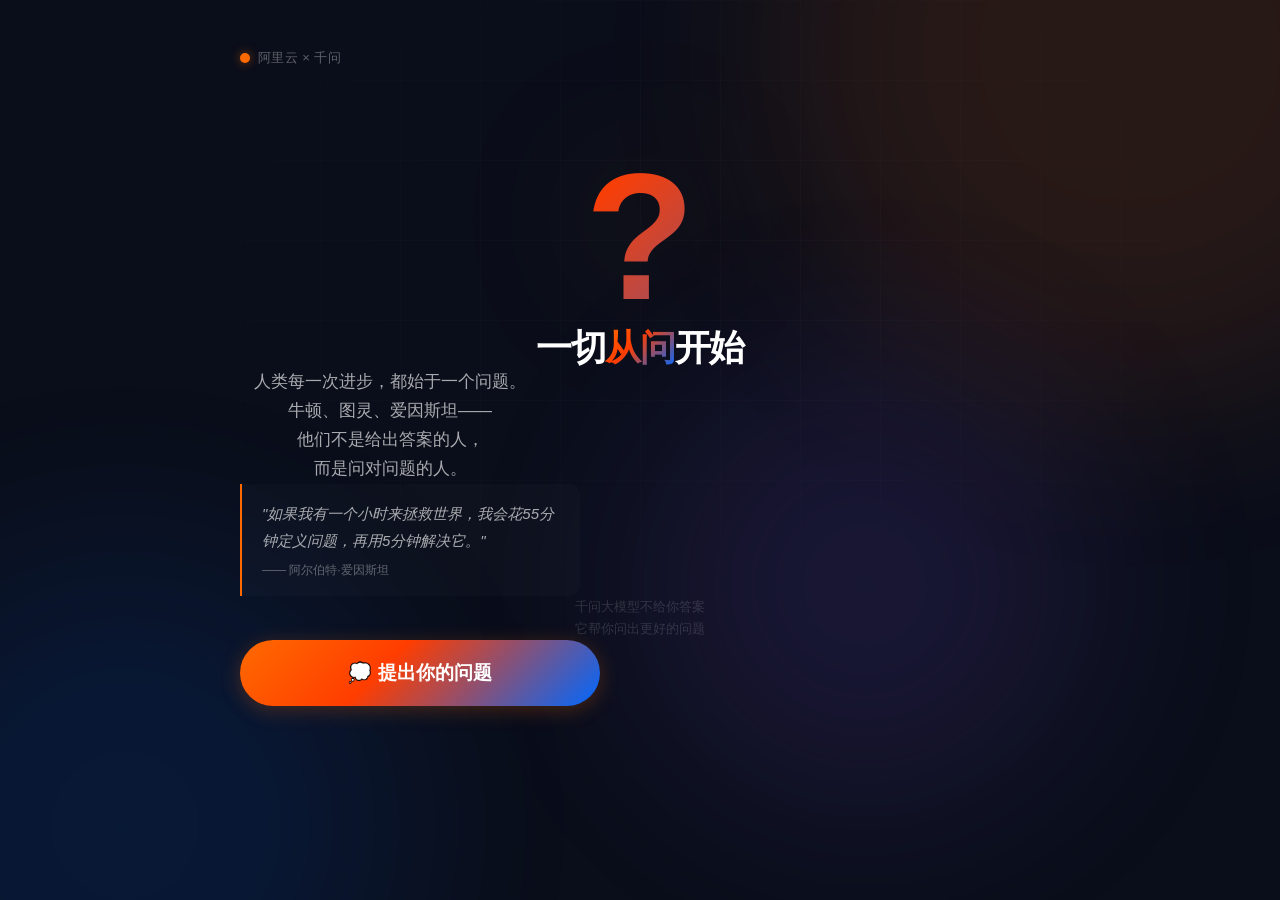
<file: standalone/plan3-question.html>
<!DOCTYPE html>
<html lang="zh-CN">
<head>
<meta charset="UTF-8">
<meta name="viewport" content="width=device-width,initial-scale=1,user-scalable=no">
<meta http-equiv="Cache-Control" content="no-cache, no-store, must-revalidate">
<meta http-equiv="Pragma" content="no-cache">
<meta http-equiv="Expires" content="0">
<title>一切从问开始 - 千问大模型</title>
<!-- v1780076299 -->
<style>
/* === 内联自 shared/styles.css === */
/* ================================================================
 * 大广赛阿里云命题 · 设计系统 v2
 * 设计方向：暗色科技 + 玻璃质感 + 精緻动效
 * ================================================================ */

:root {
  /* === 主色调 === */
  --c-orange: #FF6A00;
  --c-orange-bright: #FF8C3A;
  --c-blue: #0068FF;
  --c-blue-bright: #3B82F6;
  --c-purple: #8B5CF6;
  --c-cyan: #06B6D4;

  /* === 渐变 === */
  --grad-brand: linear-gradient(135deg, #FF6A00 0%, #FF3D00 40%, #0068FF 100%);
  --grad-warm: linear-gradient(135deg, #FF6A00, #F97316, #EF4444);
  --grad-cool: linear-gradient(135deg, #0068FF, #3B82F6, #8B5CF6);
  --grad-subtle: linear-gradient(180deg, rgba(255,106,0,0.06) 0%, rgba(0,104,255,0.06) 100%);

  /* === 背景 === */
  --bg-deep: #06080D;
  --bg-base: #0A0E1A;
  --bg-surface: #111827;
  --bg-card: rgba(17, 24, 39, 0.6);
  --bg-glass: rgba(255, 255, 255, 0.03);

  /* === 文字 === */
  --t-1: #FFFFFF;
  --t-2: rgba(255, 255, 255, 0.65);
  --t-3: rgba(255, 255, 255, 0.35);
  --t-muted: rgba(255, 255, 255, 0.15);

  /* === 边框 === */
  --b-subtle: rgba(255, 255, 255, 0.06);
  --b-card: rgba(255, 255, 255, 0.08);
  --b-focus: rgba(255, 106, 0, 0.4);

  /* === 圆角 === */
  --r-sm: 6px;
  --r-md: 10px;
  --r-lg: 16px;
  --r-xl: 24px;
  --r-2xl: 32px;
  --r-full: 9999px;

  /* === 阴影 === */
  --shadow-card: 0 1px 2px rgba(0,0,0,0.3), 0 4px 16px rgba(0,0,0,0.2);
  --shadow-glow-o: 0 0 30px rgba(255,106,0,0.15);
  --shadow-glow-b: 0 0 30px rgba(0,104,255,0.15);
  --shadow-glow-p: 0 0 30px rgba(139,92,246,0.15);

  /* === 缓动 === */
  --ease-out-expo: cubic-bezier(0.19, 1, 0.22, 1);
  --ease-out-back: cubic-bezier(0.34, 1.56, 0.64, 1);
  --ease-in-out: cubic-bezier(0.65, 0, 0.35, 1);
}

/* ================================================================
 * 基础重置
 * ================================================================ */
*, *::before, *::after { box-sizing: border-box; margin: 0; padding: 0; }

html {
  font-size: 16px;
  -webkit-font-smoothing: antialiased;
  -moz-osx-font-smoothing: grayscale;
  background: var(--bg-deep);
}

body {
  font-family: -apple-system, BlinkMacSystemFont, 'SF Pro Display', 'PingFang SC', 'Hiragino Sans GB', 'Microsoft YaHei', sans-serif;
  background: var(--bg-base);
  color: var(--t-1);
  line-height: 1.6;
  min-height: 100vh;
  min-height: 100dvh;
  overflow-x: hidden;
}

/* ================================================================
 * 动态网格背景
 * ================================================================ */
.bg-grid {
  position: fixed; inset: 0; pointer-events: none; z-index: 0;
  background-image:
    linear-gradient(rgba(255,255,255,0.015) 1px, transparent 1px),
    linear-gradient(90deg, rgba(255,255,255,0.015) 1px, transparent 1px);
  background-size: 60px 60px;
  mask-image: radial-gradient(ellipse 80% 80% at 50% 30%, black 20%, transparent 70%);
  -webkit-mask-image: radial-gradient(ellipse 80% 80% at 50% 30%, black 20%, transparent 70%);
}

/* ================================================================
 * 光晕
 * ================================================================ */
.glow-orb {
  position: fixed; border-radius: 50%; filter: blur(100px);
  pointer-events: none; z-index: 0; opacity: 0.12;
  animation: orbBreath 8s ease-in-out infinite;
}
.glow-orb-o {
  width: 500px; height: 500px;
  background: var(--c-orange);
  top: -200px; right: -150px;
  animation-delay: 0s;
}
.glow-orb-b {
  width: 400px; height: 400px;
  background: var(--c-blue);
  bottom: -150px; left: -100px;
  animation-delay: -4s;
}
.glow-orb-p {
  width: 300px; height: 300px;
  background: var(--c-purple);
  top: 40%; left: 50%;
  animation-delay: -2s;
}
@keyframes orbBreath {
  0%, 100% { opacity: 0.08; transform: scale(1) translate(0, 0); }
  33% { opacity: 0.14; transform: scale(1.1) translate(30px, -20px); }
  66% { opacity: 0.06; transform: scale(0.9) translate(-20px, 30px); }
}

/* ================================================================
 * 排版
 * ================================================================ */
h1 { font-size: 2.125rem; font-weight: 800; letter-spacing: -0.03em; line-height: 1.15; }
h2 { font-size: 1.5rem; font-weight: 700; letter-spacing: -0.02em; line-height: 1.25; }
h3 { font-size: 1.125rem; font-weight: 600; line-height: 1.35; }
p  { color: var(--t-2); font-size: 0.9375rem; line-height: 1.7; }

.text-gradient {
  background: var(--grad-brand);
  -webkit-background-clip: text; -webkit-text-fill-color: transparent;
  background-clip: text;
}
.text-gradient-warm {
  background: var(--grad-warm);
  -webkit-background-clip: text; -webkit-text-fill-color: transparent;
  background-clip: text;
}
.text-gradient-cool {
  background: var(--grad-cool);
  -webkit-background-clip: text; -webkit-text-fill-color: transparent;
  background-clip: text;
}

/* ================================================================
 * 页面容器
 * ================================================================ */
.page-wrap {
  position: relative; z-index: 1;
  max-width: 480px; margin: 0 auto;
  padding: 20px 20px 40px;
  min-height: 100vh; min-height: 100dvh;
  display: flex; flex-direction: column;
}

/* ================================================================
 * 导航
 * ================================================================ */
.nav-bar {
  display: flex; align-items: center; justify-content: space-between;
  padding: 8px 0 16px;
}
.nav-brand {
  display: flex; align-items: center; gap: 8px;
}
.nav-dot {
  width: 10px; height: 10px; border-radius: 50%;
  background: var(--c-orange);
  box-shadow: 0 0 10px rgba(255,106,0,0.5);
}
.nav-label {
  font-size: 0.75rem; font-weight: 500; color: var(--t-3);
  letter-spacing: 0.03em;
}

/* ================================================================
 * 按钮 v2
 * ================================================================ */
.btn {
  display: inline-flex; align-items: center; justify-content: center;
  gap: 8px; padding: 13px 28px; border: none; border-radius: var(--r-full);
  font-size: 0.9375rem; font-weight: 600; cursor: pointer;
  transition: all 0.3s var(--ease-out-expo);
  text-decoration: none; position: relative; overflow: hidden;
  -webkit-tap-highlight-color: transparent;
}
.btn:active { transform: scale(0.96); }

.btn-primary {
  background: var(--grad-brand);
  color: white;
  box-shadow: 0 4px 20px rgba(255,106,0,0.25);
}
.btn-primary:hover { box-shadow: 0 6px 30px rgba(255,106,0,0.4); transform: translateY(-1px); }

.btn-glass {
  background: rgba(255,255,255,0.05);
  color: var(--t-1);
  border: 1px solid rgba(255,255,255,0.1);
  backdrop-filter: blur(20px);
  -webkit-backdrop-filter: blur(20px);
}
.btn-glass:hover {
  background: rgba(255,255,255,0.08);
  border-color: rgba(255,255,255,0.18);
}

.btn-ghost {
  background: transparent; color: var(--t-2);
  padding: 10px 18px;
}
.btn-ghost:hover { color: var(--t-1); }

.btn-lg { padding: 16px 36px; font-size: 1.0625rem; }
.btn-block { width: 100%; }
.btn:disabled { opacity: 0.35; pointer-events: none; }

/* ================================================================
 * 玻璃卡片
 * ================================================================ */
.glass-card {
  background: rgba(255,255,255,0.03);
  border: 1px solid rgba(255,255,255,0.06);
  border-radius: var(--r-xl);
  padding: 28px;
  backdrop-filter: blur(30px);
  -webkit-backdrop-filter: blur(30px);
  transition: all 0.4s var(--ease-out-expo);
}
.glass-card:hover {
  border-color: rgba(255,255,255,0.1);
  background: rgba(255,255,255,0.04);
}

/* ================================================================
 * 输入框 v2
 * ================================================================ */
.input {
  width: 100%;
  background: rgba(255,255,255,0.04);
  border: 1px solid rgba(255,255,255,0.08);
  border-radius: var(--r-lg);
  padding: 14px 18px;
  color: var(--t-1);
  font-size: 1rem; font-family: inherit;
  transition: all 0.2s var(--ease-out-expo);
  outline: none; resize: none;
}
.input:focus {
  border-color: var(--c-orange);
  box-shadow: 0 0 0 4px rgba(255,106,0,0.06);
  background: rgba(255,255,255,0.06);
}
.input::placeholder { color: var(--t-muted); font-size: 0.9375rem; }

/* ================================================================
 * 动画
 * ================================================================ */
@keyframes fadeUp {
  from { opacity: 0; transform: translateY(24px); }
  to { opacity: 1; transform: translateY(0); }
}
@keyframes fadeIn {
  from { opacity: 0; }
  to { opacity: 1; }
}
@keyframes scaleIn {
  from { opacity: 0; transform: scale(0.9); }
  to { opacity: 1; transform: scale(1); }
}
@keyframes slideUp {
  from { opacity: 0; transform: translateY(60px); }
  to { opacity: 1; transform: translateY(0); }
}
@keyframes float {
  0%, 100% { transform: translateY(0); }
  50% { transform: translateY(-10px); }
}
@keyframes pulse-glow {
  0%, 100% { box-shadow: 0 0 10px rgba(255,106,0,0.15); }
  50% { box-shadow: 0 0 30px rgba(255,106,0,0.35); }
}

.anim-fade-up {
  animation: fadeUp 0.7s var(--ease-out-expo) both;
}
.anim-scale-in {
  animation: scaleIn 0.5s var(--ease-out-back) both;
}
.anim-slide-up {
  animation: slideUp 0.8s var(--ease-out-expo) both;
}

/* 延迟工具类 */
.d-1 { animation-delay: 0.06s; }
.d-2 { animation-delay: 0.12s; }
.d-3 { animation-delay: 0.18s; }
.d-4 { animation-delay: 0.24s; }
.d-5 { animation-delay: 0.30s; }
.d-6 { animation-delay: 0.36s; }
.d-7 { animation-delay: 0.42s; }

/* ================================================================
 * Toast
 * ================================================================ */
.toast {
  position: fixed; top: 20px; left: 50%; transform: translateX(-50%);
  background: rgba(0,0,0,0.85); color: white;
  padding: 10px 24px; border-radius: var(--r-full);
  font-size: 0.875rem; font-weight: 500; z-index: 200;
  backdrop-filter: blur(20px); -webkit-backdrop-filter: blur(20px);
  border: 1px solid rgba(255,255,255,0.1);
  animation: fadeUp 0.3s var(--ease-out-back), fadeIn 0.3s ease 2s forwards;
}

/* ================================================================
 * 响应式
 * ================================================================ */

/* 平板 — 768px+ */
@media (min-width: 768px) {
  h1 { font-size: 2.5rem; }
  h2 { font-size: 1.75rem; }
  .page-wrap { max-width: 580px; padding: 28px 28px 48px; }
  .btn { padding: 14px 32px; font-size: 1rem; }
  .btn-lg { padding: 18px 40px; font-size: 1.125rem; }
  .glass-card { padding: 36px; }
}

/* 桌面 — 1024px+ */
@media (min-width: 1024px) {
  h1 { font-size: 3rem; }
  h2 { font-size: 2rem; }
  h3 { font-size: 1.375rem; }
  p  { font-size: 1.0625rem; }

  .page-wrap {
    max-width: 880px;
    padding: 36px 40px 60px;
  }

  .nav-bar { padding: 12px 0 24px; }
  .nav-label { font-size: 0.8125rem; }

  .btn { padding: 15px 36px; font-size: 1.0625rem; }
  .btn-lg { padding: 20px 48px; font-size: 1.1875rem; }
  .btn-ghost { padding: 12px 22px; }

  .glass-card { padding: 44px; border-radius: var(--r-2xl); }

  .bg-grid { background-size: 80px 80px; }

  /* 桌面光晕更大 */
  .glow-orb-o { width: 700px; height: 700px; top: -300px; right: -200px; }
  .glow-orb-b { width: 550px; height: 550px; bottom: -200px; left: -150px; }
  .glow-orb-p { width: 450px; height: 450px; }
}

/* 大屏 — 1440px+ */
@media (min-width: 1440px) {
  .page-wrap { max-width: 960px; padding: 48px 60px 80px; }
  h1 { font-size: 3.5rem; }
  .bg-grid { background-size: 100px 100px; }
}

</style>
<style>
  .screen{display:none;flex-direction:column;min-height:100vh;min-height:100dvh}
  .screen.on{display:flex}

  /* === 开场 === */
  .splash-p3{justify-content:center;align-items:center;text-align:center;gap:36px;padding-top:6vh}
  .qm{font-size:120px;font-weight:900;line-height:1;
    background:var(--grad-brand);-webkit-background-clip:text;-webkit-text-fill-color:transparent;background-clip:text;
    animation:float 5s ease-in-out infinite;filter:drop-shadow(0 0 80px rgba(255,106,0,0.2))}
  .quote-block-p3{
    background:rgba(255,255,255,0.02);border-left:2px solid var(--c-orange);
    padding:16px 20px;border-radius:0 var(--r-md) var(--r-md) 0;text-align:left;max-width:340px;
  }
  .quote-block-p3 .q{font-size:0.9375rem;color:var(--t-2);font-style:italic;line-height:1.8}
  .quote-block-p3 .a{font-size:0.75rem;color:var(--t-3);margin-top:6px}
  .hint-p3{font-size:0.8125rem;color:var(--t-muted)}

  /* === 输入 === */
  .input-p3{gap:28px;align-items:center;padding-top:24px}
  .ta-wrap{width:100%;position:relative}
  .ta-wrap textarea{
    width:100%;min-height:110px;background:rgba(255,255,255,0.03);
    border:1px solid rgba(255,255,255,0.08);border-radius:var(--r-xl);
    padding:24px;color:var(--t-1);font-size:1.0625rem;font-family:inherit;
    resize:none;outline:none;transition:all 0.3s var(--ease-out-expo);line-height:1.7;
  }
  .ta-wrap textarea:focus{
    border-color:var(--c-orange);box-shadow:0 0 0 4px rgba(255,106,0,0.05);
    background:rgba(255,255,255,0.05);
  }
  .ta-wrap textarea::placeholder{color:var(--t-muted)}
  .ta-counter{text-align:right;font-size:0.7rem;color:var(--t-3);margin-top:4px;padding-right:4px}
  .eg-chips{display:flex;flex-wrap:wrap;gap:8px;justify-content:center;max-width:400px}
  .eg-chip{
    padding:8px 16px;border-radius:var(--r-full);font-size:0.8125rem;cursor:pointer;
    border:1px solid rgba(255,255,255,0.06);background:rgba(255,255,255,0.02);
    color:var(--t-2);transition:all 0.2s var(--ease-out-expo);
  }
  .eg-chip:hover{border-color:rgba(255,255,255,0.15);background:rgba(255,255,255,0.04)}

  /* === 进化 === */
  .evolve-p3{gap:24px;align-items:center;padding-top:20px}
  .ev-stage{
    width:100%;text-align:center;padding:28px 24px;border-radius:var(--r-xl);
    transition:all 0.6s var(--ease-out-expo);
  }
  .ev-stage.orig{
    background:rgba(255,255,255,0.02);border:1px solid rgba(255,255,255,0.06);
  }
  .ev-stage.mid{
    background:rgba(255,106,0,0.03);border:1px solid rgba(255,106,0,0.1);
  }
  .ev-stage.final{
    background:rgba(0,104,255,0.03);border:1px solid rgba(0,104,255,0.1);
  }
  .ev-label{font-size:0.6875rem;font-weight:600;letter-spacing:0.06em;text-transform:uppercase;color:var(--t-3);margin-bottom:8px}
  .ev-q{font-size:1.125rem;font-weight:600;line-height:1.6;color:var(--t-1)}
  .ev-arrow{font-size:1.5rem;opacity:0.3;text-align:center}

  /* === 问题树 === */
  .tree-p3{gap:24px;align-items:center;padding-bottom:120px}
  .tree-vis{width:100%;position:relative}
  .t-node{
    padding:18px 20px;border-radius:var(--r-lg);margin-bottom:12px;
    animation:fadeUp 0.6s var(--ease-out-expo) both;transition:all 0.3s var(--ease-out-expo);
  }
  .t-node:hover{transform:translateX(4px)}
  .t-root{
    background:var(--grad-brand);color:white;font-weight:700;text-align:center;
    font-size:1.0625rem;box-shadow:0 4px 24px rgba(255,106,0,0.2);
  }
  .t-branch{
    background:rgba(255,255,255,0.03);border:1px solid rgba(255,255,255,0.06);
    margin-left:28px;font-size:0.9375rem;color:var(--t-2);
  }
  .t-branch::before{content:'';position:absolute;left:-16px;top:50%;width:16px;height:1.5px;background:rgba(255,255,255,0.1)}
  .t-leaf{
    background:rgba(0,104,255,0.04);border:1px solid rgba(0,104,255,0.12);
    margin-left:56px;font-size:0.875rem;color:var(--t-2);
  }
  .t-leaf::before{content:'';position:absolute;left:-16px;top:50%;width:16px;height:1.5px;background:rgba(0,104,255,0.15)}
  .t-badge{
    display:inline-block;padding:3px 10px;border-radius:var(--r-full);
    font-size:0.65rem;font-weight:600;margin-right:10px;letter-spacing:0.03em;
  }
  .t-root .t-badge{background:rgba(255,255,255,0.2);color:white}
  .t-branch .t-badge{background:rgba(255,106,0,0.12);color:var(--c-orange-bright)}
  .t-leaf .t-badge{background:rgba(0,104,255,0.12);color:var(--c-blue-bright)}

  .insight-block{text-align:center;padding:28px 20px;width:100%}
  .insight-block p{font-size:1.0625rem;line-height:2;color:var(--t-2)}
  .final-slogan{font-size:1.75rem;font-weight:800;letter-spacing:-0.03em;text-align:center;margin-top:8px}

  .dots-p3{display:flex;gap:5px;justify-content:center}
  .dots-p3 span{width:6px;height:6px;border-radius:50%;background:var(--c-purple);animation:dotBounce 1.4s ease-in-out infinite both}
  .dots-p3 span:nth-child(1){animation-delay:-0.32s}
  .dots-p3 span:nth-child(2){animation-delay:-0.16s}
  @keyframes dotBounce{0%,80%,100%{transform:scale(0.3);opacity:0.3}40%{transform:scale(1);opacity:1}}

  /* === 桌面端 === */
  @media (min-width: 768px) {
    .qm{font-size:150px}
    .ev-q{font-size:1.25rem}
    .t-root{font-size:1.1875rem}
    .final-slogan{font-size:2rem}
  }
  @media (min-width: 1024px) {
    .splash-p3{gap:44px}
    .qm{font-size:180px}
    .evolve-p3{flex-direction:row;flex-wrap:wrap;justify-content:center;align-items:flex-start;gap:20px}
    .evolve-p3 .ev-stage{flex:1;min-width:250px;max-width:300px}
    .evolve-p3 .ev-arrow{display:none}
    .tree-vis{max-width:700px;margin:0 auto}
    .t-branch{margin-left:60px}
    .t-leaf{margin-left:120px}
    .t-branch::before{left:-36px;width:36px}
    .t-leaf::before{left:-36px;width:36px}
    .final-slogan{font-size:2.5rem}
    .insight-block p{font-size:1.1875rem}
  }
  @media (min-width: 1440px) {
    .qm{font-size:200px}
    .tree-vis{max-width:800px}
    .final-slogan{font-size:3rem}
  }
</style>
</head>
<body>
<div class="bg-grid"></div>
<div class="glow-orb glow-orb-o"></div>
<div class="glow-orb glow-orb-b"></div>
<div class="glow-orb glow-orb-p"></div>

<!-- ====== 开场 ====== -->
<div class="page-wrap screen on" id="splash">
  <div class="nav-bar anim-fade-up">
    <div class="nav-brand"><div class="nav-dot"></div><span class="nav-label">阿里云 × 千问</span></div>
  </div>
  <div class="splash-p3">
    <div class="qm anim-scale-in">?</div>
    <h1 class="anim-fade-up d-1" style="font-size:2.25rem;font-weight:900;letter-spacing:-0.04em;text-align:center">
      一切<span class="text-gradient">从问</span>开始
    </h1>
    <p class="anim-fade-up d-2" style="color:var(--t-2);max-width:300px;text-align:center">
      人类每一次进步，都始于一个问题。<br>
      牛顿、图灵、爱因斯坦——<br>
      他们不是给出答案的人，<br>而是问对问题的人。
    </p>
    <div class="quote-block-p3 anim-fade-up d-3">
      <p class="q">"如果我有一个小时来拯救世界，我会花55分钟定义问题，再用5分钟解决它。"</p>
      <p class="a">—— 阿尔伯特·爱因斯坦</p>
    </div>
    <p class="hint-p3 anim-fade-up d-4">千问大模型不给你答案<br>它帮你问出更好的问题</p>
  </div>
  <div class="bottom-bar anim-fade-up d-5">
    <button class="btn btn-primary btn-lg btn-block" onclick="goInput()" style="max-width:360px;margin:0 auto">
      💭 提出你的问题
    </button>
  </div>
</div>

<!-- ====== 输入 ====== -->
<div class="page-wrap screen" id="input">
  <div class="nav-bar">
    <div class="nav-brand"><div class="nav-dot"></div><span class="nav-label">一切从问开始</span></div>
    <button class="btn btn-ghost" onclick="goSplash()">← 返回</button>
  </div>
  <div class="input-p3">
    <h2 class="anim-fade-up" style="text-align:center;font-size:1.25rem">你现在在想什么？</h2>
    <div class="ta-wrap anim-fade-up d-1">
      <textarea id="qi" placeholder="例如：怎样才能找到好工作？" maxlength="100"></textarea>
      <p class="ta-counter"><span id="cc">0</span>/100</p>
    </div>
    <div class="eg-chips anim-fade-up d-2">
      <button class="eg-chip" onclick="use('怎样才能找到好工作？')">找到好工作</button>
      <button class="eg-chip" onclick="use('人生的意义是什么？')">人生的意义</button>
      <button class="eg-chip" onclick="use('AI会取代人类吗？')">AI取代人类</button>
      <button class="eg-chip" onclick="use('如何变得更自律？')">变得自律</button>
      <button class="eg-chip" onclick="use('学什么技能最有前途？')">学什么技能</button>
      <button class="eg-chip" onclick="use('什么是真正的成功？')">真正的成功</button>
    </div>
    <button class="btn btn-primary btn-lg btn-block anim-fade-up d-3" onclick="goEvolve()" style="max-width:360px">
      ✨ 让千问帮你进化这个问题
    </button>
  </div>
</div>

<!-- ====== 进化中 ====== -->
<div class="page-wrap screen" id="evolve">
  <div class="nav-bar">
    <div class="nav-brand"><div class="nav-dot"></div><span class="nav-label">千问正在深度思考...</span></div>
  </div>
  <div class="evolve-p3" id="evContainer"></div>
  <div class="bottom-bar">
    <p style="font-size:0.75rem;color:var(--t-3)">千问大模型通过苏格拉底式提问，逐层深入问题本质</p>
  </div>
</div>

<!-- ====== 问题树 ====== -->
<div class="page-wrap screen" id="tree">
  <div class="nav-bar">
    <div class="nav-brand"><div class="nav-dot"></div><span class="nav-label">问题进化树</span></div>
  </div>
  <div class="tree-p3">
    <p class="anim-fade-up" style="color:var(--t-3);text-align:center;font-size:0.875rem">
      从原始提问到本质追问——这就是千问大模型的力量
    </p>
    <div class="tree-vis" id="treeVis"></div>
    <div class="insight-block anim-fade-up d-2">
      <div class="dots-p3"><span></span><span></span><span></span></div>
      <p id="insight"></p>
      <h2 class="final-slogan">
        人类进步，<span class="text-gradient">从千问开始</span>
      </h2>
    </div>
    <div style="display:flex;gap:10px;width:100%;max-width:400px" class="anim-fade-up d-3">
      <button class="btn btn-glass" onclick="goInput()" style="flex:1">🔄 问一个新问题</button>
      <button class="btn btn-primary" onclick="share()" style="flex:1">📤 分享进化树</button>
    </div>
  </div>
  <div class="bottom-bar">
    <span class="slogan-tag">人类进步，从千问开始</span>
    <span style="color:var(--t-3);margin-left:8px;font-size:0.75rem">— 阿里云千问大模型</span>
  </div>
</div>

<script>
/* === 内联自 shared/utils.js === */
/* === 大广赛阿里云命题 · 共享工具函数 === */

/**
 * Toast 提示
 */
function showToast(message, duration = 2000) {
  const toast = document.createElement('div');
  toast.className = 'toast';
  toast.textContent = message;
  document.body.appendChild(toast);
  setTimeout(() => toast.remove(), duration + 300);
}

/**
 * 复制到剪贴板
 */
async function copyToClipboard(text) {
  try {
    await navigator.clipboard.writeText(text);
    showToast('已复制到剪贴板');
    return true;
  } catch {
    // 降级方案
    const textarea = document.createElement('textarea');
    textarea.value = text;
    textarea.style.position = 'fixed';
    textarea.style.opacity = '0';
    document.body.appendChild(textarea);
    textarea.select();
    document.execCommand('copy');
    textarea.remove();
    showToast('已复制到剪贴板');
    return true;
  }
}

/**
 * 分享（优先使用 Web Share API）
 */
async function shareContent(title, text, url) {
  if (navigator.share) {
    try {
      await navigator.share({ title, text, url });
      return;
    } catch (e) {
      // 用户取消分享
    }
  }
  // 降级：展示自定义分享面板
  showSharePanel(title, text, url);
}

/**
 * 展示自定义分享面板
 */
function showSharePanel(title, text, url) {
  const overlay = document.createElement('div');
  overlay.className = 'share-overlay';
  overlay.innerHTML = `
    <div class="share-panel slide-up">
      <h3>分享作品</h3>
      <div class="share-options">
        <div class="share-option" data-action="wechat">
          <div class="share-icon" style="background:#07C160">💬</div>
          <span>微信</span>
        </div>
        <div class="share-option" data-action="weibo">
          <div class="share-icon" style="background:#E6162D">📢</div>
          <span>微博</span>
        </div>
        <div class="share-option" data-action="copy">
          <div class="share-icon" style="background:#333">📋</div>
          <span>复制链接</span>
        </div>
        <div class="share-option" data-action="more">
          <div class="share-icon" style="background:#666">⋯</div>
          <span>更多</span>
        </div>
      </div>
      <button class="btn btn-secondary btn-block" style="margin-top:24px" onclick="this.closest('.share-overlay').remove()">
        取消
      </button>
    </div>
  `;

  overlay.addEventListener('click', (e) => {
    if (e.target === overlay) overlay.remove();
    const action = e.target.closest('.share-option')?.dataset.action;
    if (action === 'copy') copyToClipboard(url || window.location.href);
    if (action === 'weibo') window.open(`https://service.weibo.com/share/share.php?title=${encodeURIComponent(title + ' ' + text)}&url=${encodeURIComponent(url || window.location.href)}`);
    if (action) overlay.remove();
  });

  document.body.appendChild(overlay);
}

/**
 * 创建粒子背景
 */
function createParticles(count = 30) {
  const container = document.createElement('div');
  container.className = 'particles-bg';

  for (let i = 0; i < count; i++) {
    const particle = document.createElement('div');
    particle.className = 'particle';
    particle.style.left = Math.random() * 100 + '%';
    particle.style.width = (Math.random() * 4 + 2) + 'px';
    particle.style.height = particle.style.width;
    particle.style.animationDuration = (Math.random() * 15 + 10) + 's';
    particle.style.animationDelay = (Math.random() * 10) + 's';
    // 随机混合橘色和蓝色
    if (Math.random() > 0.5) {
      particle.style.background = 'var(--brand-blue)';
    }
    container.appendChild(particle);
  }

  return container;
}

/**
 * 创建光晕背景
 */
function createGlowOrbs() {
  const fragment = document.createDocumentFragment();
  const orb1 = document.createElement('div');
  orb1.className = 'glow-orb glow-orb-orange';
  const orb2 = document.createElement('div');
  orb2.className = 'glow-orb glow-orb-blue';
  fragment.appendChild(orb1);
  fragment.appendChild(orb2);
  return fragment;
}

/**
 * 打字机效果
 */
async function typewriterEffect(element, text, speed = 50) {
  element.textContent = '';
  element.style.borderRight = '2px solid var(--brand-orange)';
  for (let i = 0; i < text.length; i++) {
    element.textContent += text[i];
    await new Promise(r => setTimeout(r, speed + Math.random() * 30));
  }
  element.style.borderRight = 'none';
}

/**
 * 延迟函数
 */
function delay(ms) {
  return new Promise(resolve => setTimeout(resolve, ms));
}

/**
 * 随机选择
 */
function randomPick(arr) {
  return arr[Math.floor(Math.random() * arr.length)];
}

/**
 * 生成唯一ID
 */
function generateId() {
  return 'dgs_' + Date.now().toString(36) + '_' + Math.random().toString(36).substr(2, 6);
}

/**
 * 获取URL参数
 */
function getQueryParam(key) {
  const params = new URLSearchParams(window.location.search);
  return params.get(key);
}

/* ================================================================
 * 阿里云百炼平台 API 集成
 * ================================================================
 *
 * 使用前请完成以下步骤：
 * 1. 领取300元算力：https://university.aliyun.com/action/sun-ada
 * 2. 获取API Key：https://bailian.console.aliyun.com/ → 开通百炼 →
 *    右上角头像 → API-KEY管理 → 创建新的API Key
 * 3. 将API Key填入下方 DASHSCOPE_API_KEY 常量
 * 4. 取消注释真实API调用代码，注释掉演示数据返回
 *
 * 文档：https://help.aliyun.com/zh/model-studio/
 * 兼容模式文档：https://help.aliyun.com/zh/model-studio/use-qwen-by-calling-api
 */

// ===== 配置区域 =====
const DASHSCOPE_API_KEY = 'sk-cb0ec1cc42fa412b83a934ebf2f43f81';
const DASHSCOPE_BASE_URL = 'https://dashscope.aliyuncs.com/compatible-mode/v1';

// 模型配置
const MODELS = {
  text: 'qwen-max',           // 文本生成（最强版）
  vision: 'qwen-vl-max',      // 多模态视觉识别
  code: 'qwen-coder-plus',    // 代码专用
};

/**
 * 千问API调用（真实实现）
 *
 * @param {string} prompt - 用户提示词
 * @param {Object} options
 * @param {string} options.systemPrompt - 系统提示词（角色设定）
 * @param {number} options.temperature - 温度 (0-2)，默认0.8
 * @param {string} options.model - 模型名，默认qwen-max
 * @returns {Promise<string|null>} AI返回的文本，失败或未配置时返回null
 */
async function callQianwenAPI(prompt, options = {}) {
  // 未配置API Key时，返回null让调用方使用演示数据
  if (!DASHSCOPE_API_KEY) {
    console.warn('[千问API] 未配置API Key，使用演示数据。');
    return null;
  }

  const messages = [];
  if (options.systemPrompt) {
    messages.push({ role: 'system', content: options.systemPrompt });
  }
  messages.push({ role: 'user', content: prompt });

  try {
    const response = await fetch(`${DASHSCOPE_BASE_URL}/chat/completions`, {
      method: 'POST',
      headers: {
        'Authorization': `Bearer ${DASHSCOPE_API_KEY}`,
        'Content-Type': 'application/json',
      },
      body: JSON.stringify({
        model: options.model || MODELS.text,
        messages: messages,
        temperature: options.temperature ?? 0.8,
        max_tokens: options.maxTokens || 2000,
      }),
    });

    if (!response.ok) {
      const errorData = await response.json().catch(() => ({}));
      console.error('[千问API] 请求失败:', response.status, errorData);
      return null;
    }

    const data = await response.json();
    const text = data.choices?.[0]?.message?.content || '';
    console.log('[千问API] 成功获取响应，长度:', text.length);
    return text;
  } catch (error) {
    console.error('[千问API] 网络错误:', error.message);
    return null;
  }
}

/**
 * 千问多模态视觉识别API
 * 上传图片并让千问识别图片内容
 *
 * @param {string} imageBase64 - 图片的base64编码（不含data:前缀）
 * @param {string} prompt - 对图片的提问
 * @returns {Promise<string|null>} 识别结果
 */
async function callQianwenVisionAPI(imageBase64, prompt) {
  if (!DASHSCOPE_API_KEY) {
    console.warn('[千问视觉API] 未配置API Key');
    return null;
  }

  try {
    const response = await fetch(`${DASHSCOPE_BASE_URL}/chat/completions`, {
      method: 'POST',
      headers: {
        'Authorization': `Bearer ${DASHSCOPE_API_KEY}`,
        'Content-Type': 'application/json',
      },
      body: JSON.stringify({
        model: MODELS.vision,
        messages: [{
          role: 'user',
          content: [
            { type: 'image_url', image_url: { url: `data:image/jpeg;base64,${imageBase64}` } },
            { type: 'text', text: prompt },
          ],
        }],
        temperature: 0.7,
        max_tokens: 1000,
      }),
    });

    if (!response.ok) {
      console.error('[千问视觉API] 请求失败:', response.status);
      return null;
    }

    const data = await response.json();
    return data.choices?.[0]?.message?.content || null;
  } catch (error) {
    console.error('[千问视觉API] 网络错误:', error.message);
    return null;
  }
}

/**
 * 调用千问API并重试（带指数退避）
 */
async function callQianwenAPIWithRetry(prompt, options = {}, maxRetries = 3) {
  for (let attempt = 0; attempt < maxRetries; attempt++) {
    const result = await callQianwenAPI(prompt, options);
    if (result !== null) return result;
    if (attempt < maxRetries - 1) {
      const waitMs = Math.pow(2, attempt) * 1000;
      console.log(`[千问API] 第${attempt + 1}次重试，等待${waitMs}ms...`);
      await delay(waitMs);
    }
  }
  return null;
}

/**
 * 万相API调用封装
 * 文档: https://help.aliyun.com/zh/model-studio/wanxiang
 *
 * @param {string} prompt - 生成图像的描述
 * @param {string} type - 'text2img' | 'img2video' 等
 * @returns {Promise<string|null>} 生成的图片URL或null
 */
async function callWanxiangAPI(prompt, type = 'text2img') {
  if (!DASHSCOPE_API_KEY) {
    console.warn('[万相API] 未配置API Key');
    return null;
  }

  // 万相文生图API
  if (type === 'text2img') {
    try {
      const response = await fetch('https://dashscope.aliyuncs.com/api/v1/services/aigc/image-generation/generation', {
        method: 'POST',
        headers: {
          'Authorization': `Bearer ${DASHSCOPE_API_KEY}`,
          'Content-Type': 'application/json',
          'X-DashScope-Async': 'enable',
        },
        body: JSON.stringify({
          model: 'wanx-v1',
          input: {
            prompt: prompt,
            negative_prompt: '低质量，模糊，变形',
          },
          parameters: {
            n: 1,
            size: '1024*1024',
          },
        }),
      });

      if (!response.ok) {
        console.error('[万相API] 请求失败:', response.status);
        return null;
      }

      const data = await response.json();
      // 异步任务，返回task_id用于后续查询
      if (data.output?.task_id) {
        console.log('[万相API] 异步任务已创建:', data.output.task_id);
        return await pollWanxiangTask(data.output.task_id);
      }
      return null;
    } catch (error) {
      console.error('[万相API] 网络错误:', error.message);
      return null;
    }
  }

  console.warn('[万相API] 不支持的类型:', type);
  return null;
}

/**
 * 轮询万相异步任务结果
 */
async function pollWanxiangTask(taskId, maxAttempts = 30, interval = 2000) {
  for (let i = 0; i < maxAttempts; i++) {
    await delay(interval);
    try {
      const response = await fetch(
        `https://dashscope.aliyuncs.com/api/v1/tasks/${taskId}`,
        { headers: { 'Authorization': `Bearer ${DASHSCOPE_API_KEY}` } }
      );
      const data = await response.json();

      if (data.output?.task_status === 'SUCCEEDED') {
        return data.output.results?.[0]?.url || null;
      }
      if (data.output?.task_status === 'FAILED') {
        console.error('[万相API] 任务失败:', data.output.message);
        return null;
      }
      // 继续轮询
    } catch (error) {
      console.error('[万相API] 轮询错误:', error.message);
    }
  }
  console.error('[万相API] 轮询超时');
  return null;
}

</script>
<script>
const $=id=>document.getElementById(id);
const ST={orig:'',evolved:[]};

const LAYERS=[
  {name:'表层追问',emoji:'🔍',system:'你是一个苏格拉底式的哲学咨询师。不要直接回答用户的问题，而是帮助他们发现更深层的问题。只输出新的、更好的问题。',
   prompt:'用户问了一个问题。让我们深入一层：这个问题背后真正的关切是什么？请将这个问题变得更本质。只输出一个新的、更深刻的问题，不要解释。'},
  {name:'假设检验',emoji:'🧠',system:'你是一个苏格拉底式的哲学咨询师。挑战用户问题中的隐含假设。只输出新的、更好的问题。',
   prompt:'更深一层：这个问题的前提假设是什么？如果这些假设不成立呢？请重新表述这个问题，剥离未经审视的假设。只输出新问题，不要解释。'},
  {name:'视角转换',emoji:'🔄',system:'你是一个苏格拉底式的哲学咨询师。帮用户从未来视角重新审视问题。只输出新的、更好的问题。',
   prompt:'换一个视角：想象5年后的你，拥有了更多经历和智慧。从那个未来回望——你现在的这个问题，会变成什么样？只输出一个经过深度进化后的新问题，不要解释。'}
];

function goScreen(id){document.querySelectorAll('.screen').forEach(s=>s.classList.remove('on'));$(id).classList.add('on');window.scrollTo({top:0,behavior:'smooth'})}
function goSplash(){goScreen('splash')}

function goInput(){
  ST.orig='';ST.evolved=[];$('qi').value='';$('cc').textContent='0';goScreen('input');
}
$('qi').addEventListener('input',()=>{$('cc').textContent=$('qi').value.length});
function use(q){$('qi').value=q;$('cc').textContent=q.length;goScreen('input')}

async function goEvolve(){
  const q = $('qi').value.trim();
  if(!q){showToast('请先提出一个问题');return}
  ST.orig=q;ST.evolved=[];
  goScreen('evolve');

  const c=$('evContainer');
  c.innerHTML = `<div class="ev-stage orig anim-fade-up"><p class="ev-label">📝 原始提问</p><p class="ev-q">${esc(q)}</p></div>`;

  for(let i=0;i<LAYERS.length;i++){
    await delay(900);
    const l=LAYERS[i];
    c.innerHTML += `<div class="ev-arrow anim-fade-up">↓</div>`;

    // 真实API
    const context = ST.evolved.map((e,j)=>`第${j+1}层问题：${e}`).join('；');
    const fullPrompt = l.prompt + '\n原始问题：' + q + (context ? '\n之前的进化：' + context : '');
    const aiResp = await callQianwenAPI(fullPrompt, {systemPrompt:l.system,temperature:0.85,maxTokens:200});

    let ev;
    if (aiResp) { ev = aiResp.trim(); }
    else {
      // fallback
      const demos={
        '怎样才能找到好工作？':[
          '什么才是"好"？——是薪资高，还是每天都期待起床去做的事？',
          '如果"好工作"根本不存在于你现在的认知范围内呢？你是在找已知的答案，还是愿意发现未知的可能？',
          '五年后的你，会用什么样的方式创造价值，以至于"找工作"这个动作本身变得多余？'
        ],
        '人生的意义是什么？':[
          '这个问题的重量有多少来自你自己——有多少来自别人告诉你的标准答案？',
          '如果"意义"不是被找到的，而是被创造出来的——你今天创造了什么？',
          '当你停止追问意义的那一刻，你的身体在做什么？那个动作里，也许藏着答案。'
        ]
      };
      const thoughts = ['答案本身不是目的，过程才是', '所有前提都可以被推翻', '未来的你会感谢现在追问的自己'];
      ev = (demos[q]||[])[i] || `关于「${q}」，让我们换个角度思考：如果${thoughts[i] || thoughts[0]}，这个问题会变成什么样？`;
    }
    ST.evolved.push(ev);

    c.innerHTML += `<div class="ev-stage ${i===2?'final':'mid'} anim-fade-up"><p class="ev-label">${l.emoji} ${l.name}</p><p class="ev-q">${esc(ev)}</p></div>`;
    c.scrollTop=c.scrollHeight;
    await delay(600);
  }

  await delay(800);
  document.querySelectorAll('#evContainer .ev-arrow').forEach(e=>e.remove());
  await delay(600);
  goTree();
}

function goTree(){
  goScreen('tree');
  const v=$('treeVis');
  let h=`<div class="t-node t-root anim-fade-up" style="position:relative"><span class="t-badge">根</span>${esc(ST.orig)}</div>`;
  ST.evolved.forEach((q,i)=>{
    const cls=i===ST.evolved.length-1?'t-leaf':'t-branch';
    const label=i===ST.evolved.length-1?'本质':`第${i+1}层`;
    h+=`<div class="t-node ${cls} anim-fade-up d-${i+1}" style="position:relative"><span class="t-badge">${label}</span>${esc(q)}</div>`;
  });
  v.innerHTML=h;

  const lastQ=ST.evolved[ST.evolved.length-1]||'';
  const insight=`从「${ST.orig}」到「${lastQ}」——你看到了吗？问题本身在进化，而你离本质越来越近了。这就是千问大模型存在的意义：不是替你思考，是陪你更深入地思考。`;
  const el=$('insight');el.textContent='';
  typeIt(el,insight);
}

async function typeIt(el,text){
  for(let i=0;i<text.length;i++){el.textContent+=text[i];if(i%3===0)await delay(12)}
}

async function share(){
  const last=ST.evolved[ST.evolved.length-1]||'';
  await shareContent('问题进化树-千问大模型',`我问：${ST.orig}\n千问帮我进化为：${last}\n\n人类进步，从千问开始 🌐\n——阿里云千问大模型 × 第18届大广赛`,window.location.href);
}

function esc(s){const d=document.createElement('div');d.textContent=s;return d.innerHTML}

goScreen('splash');
</script>
</body>
</html>
</file>
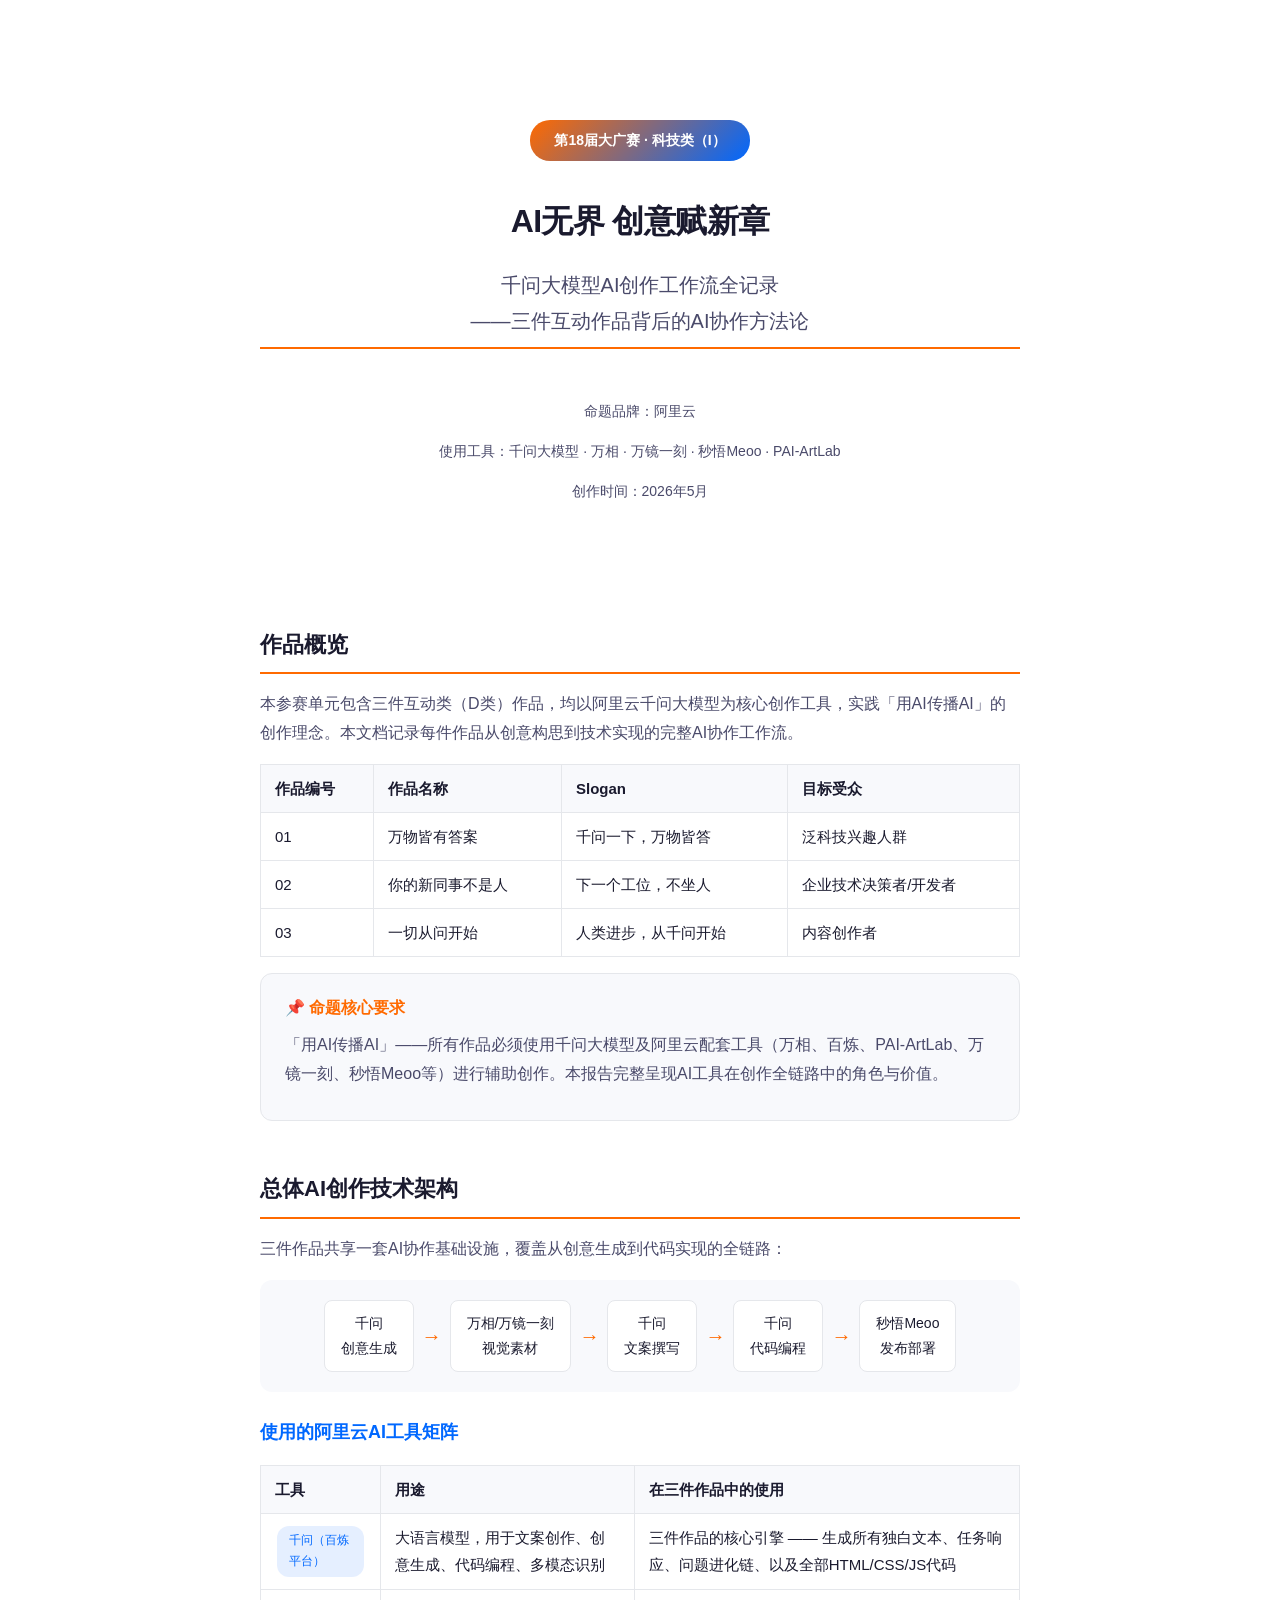
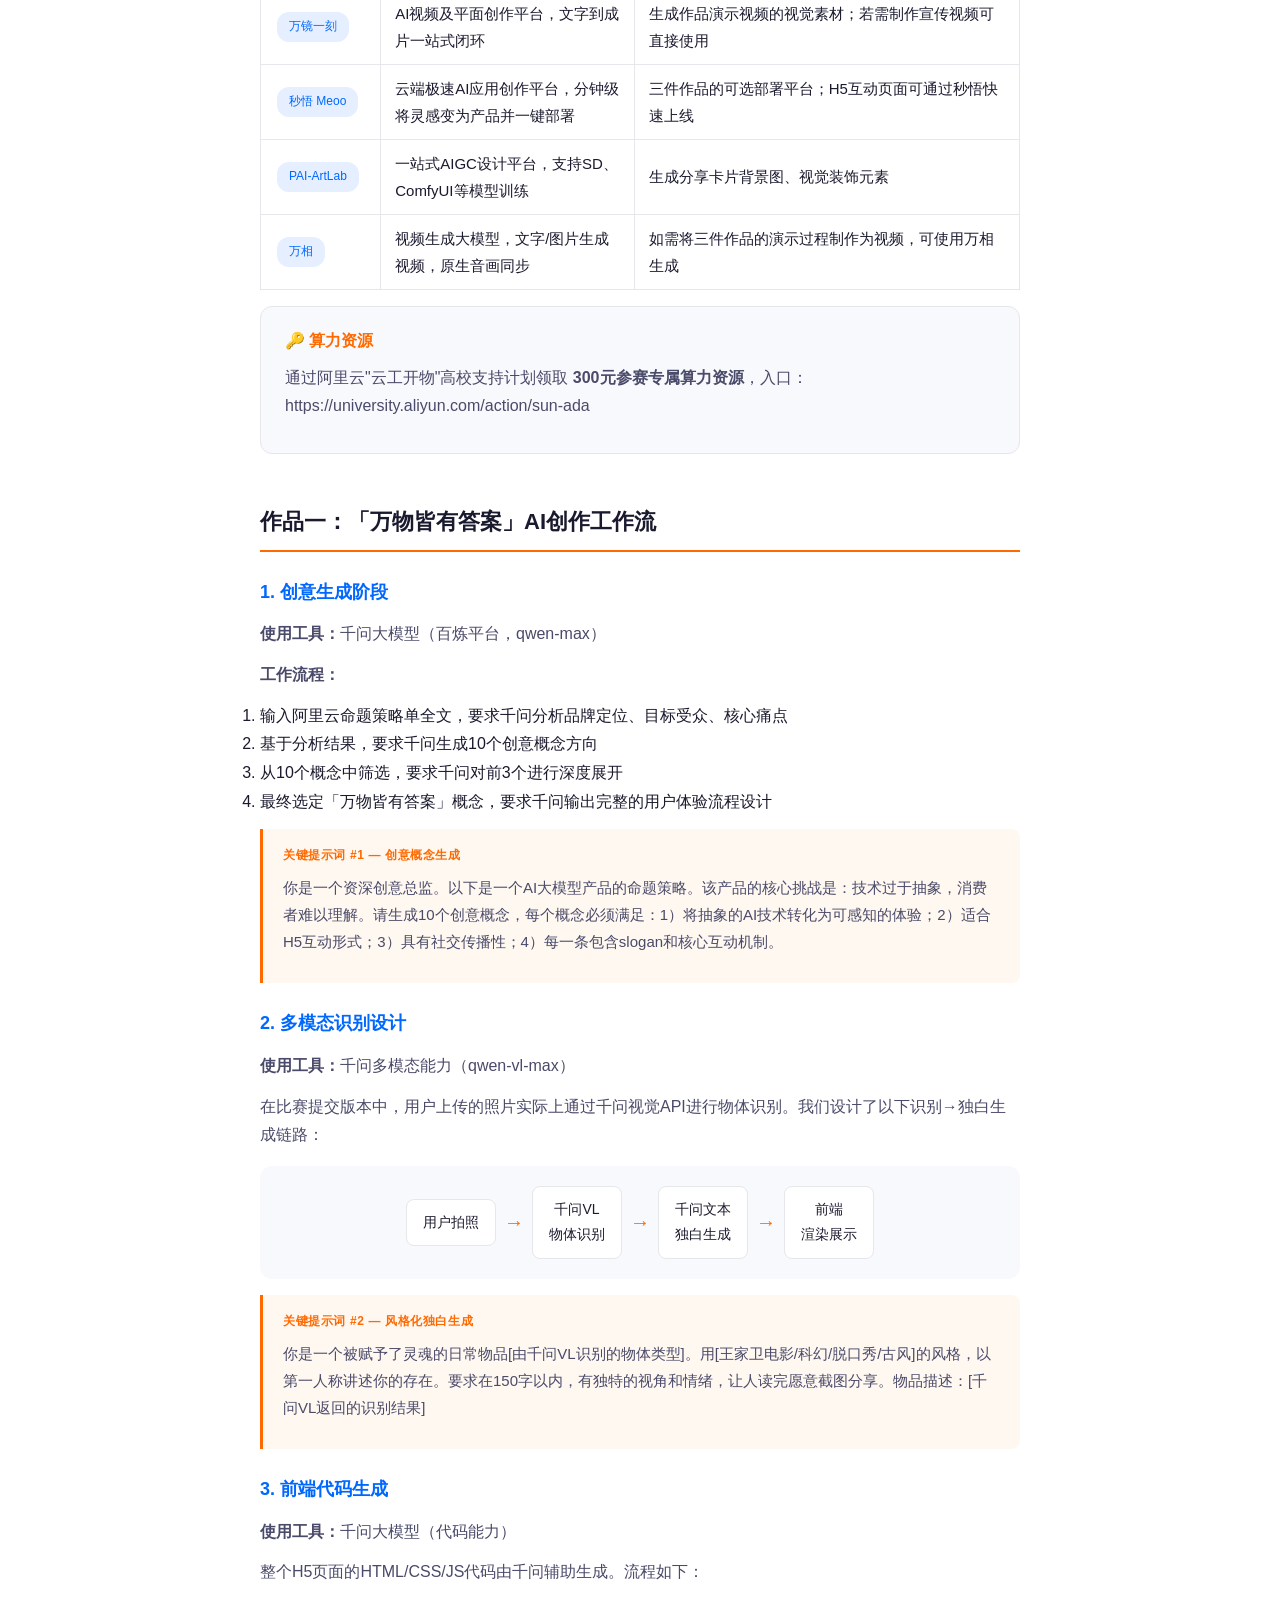
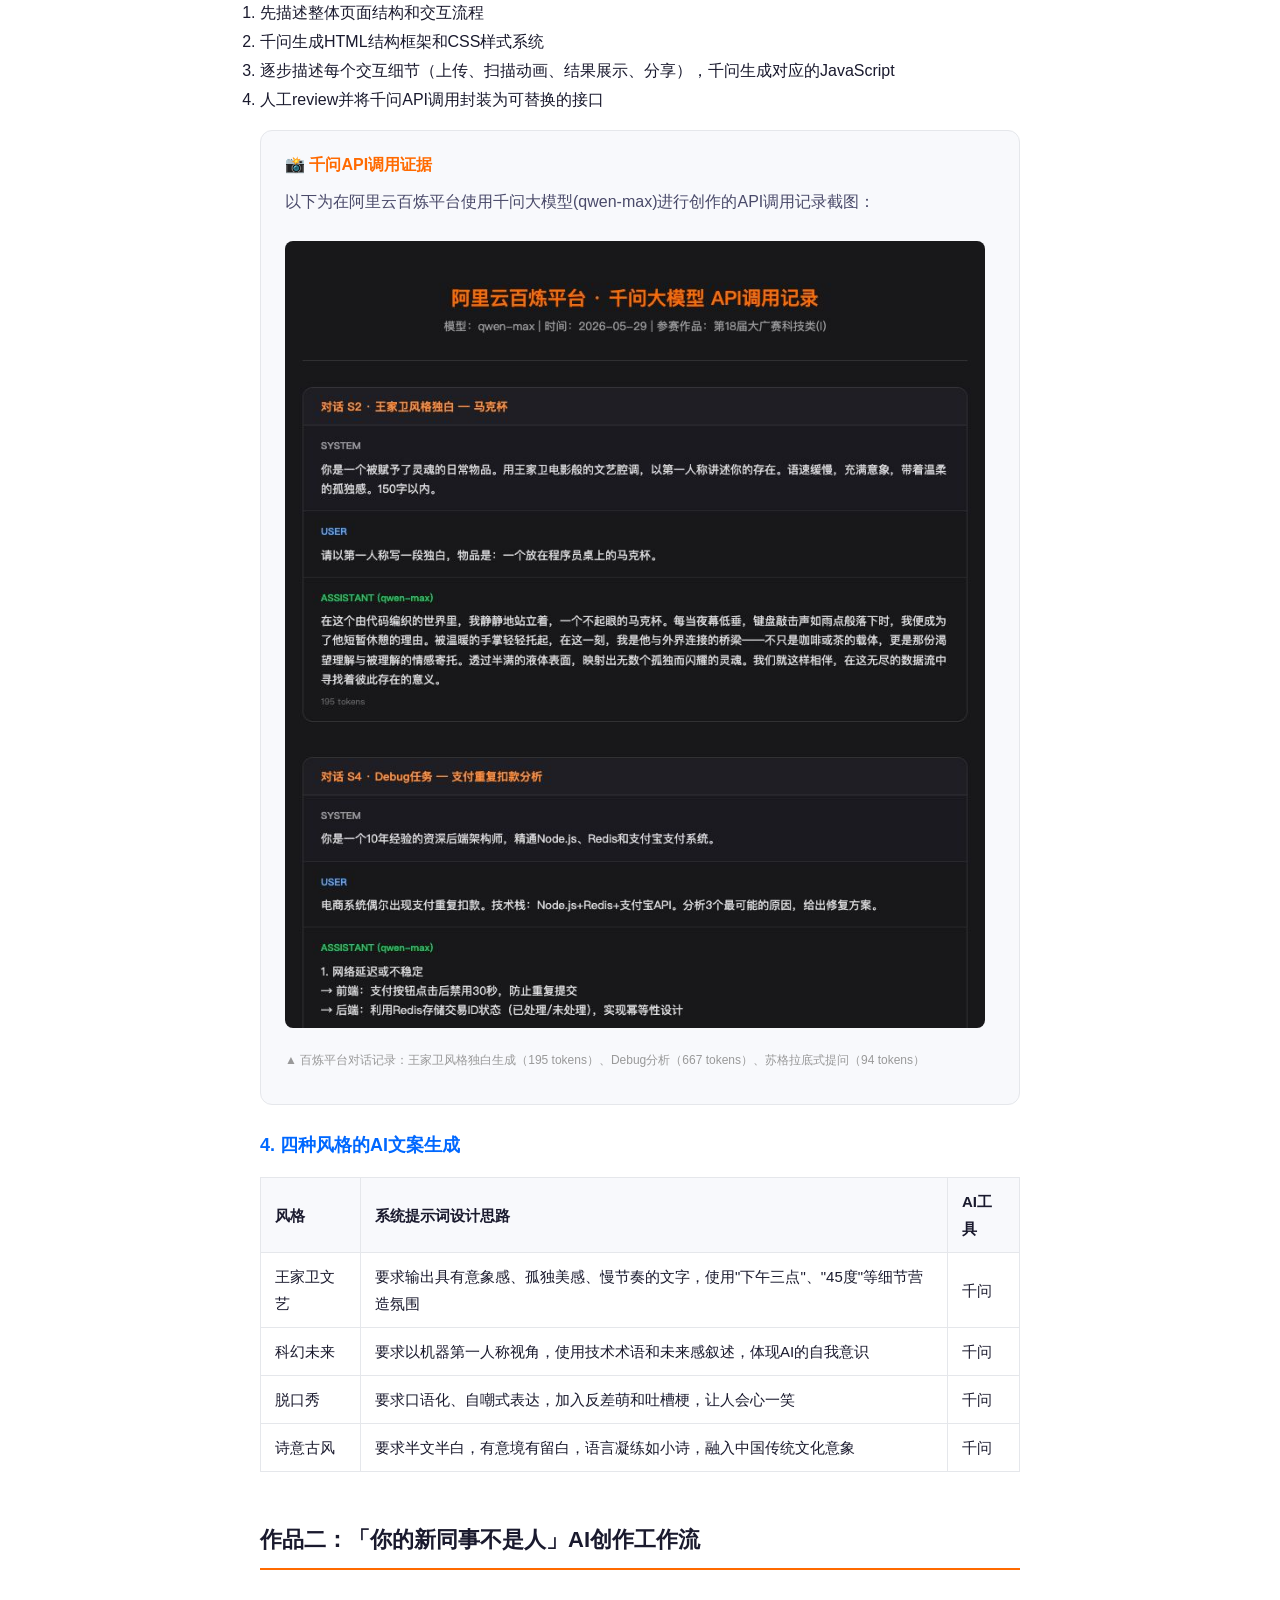
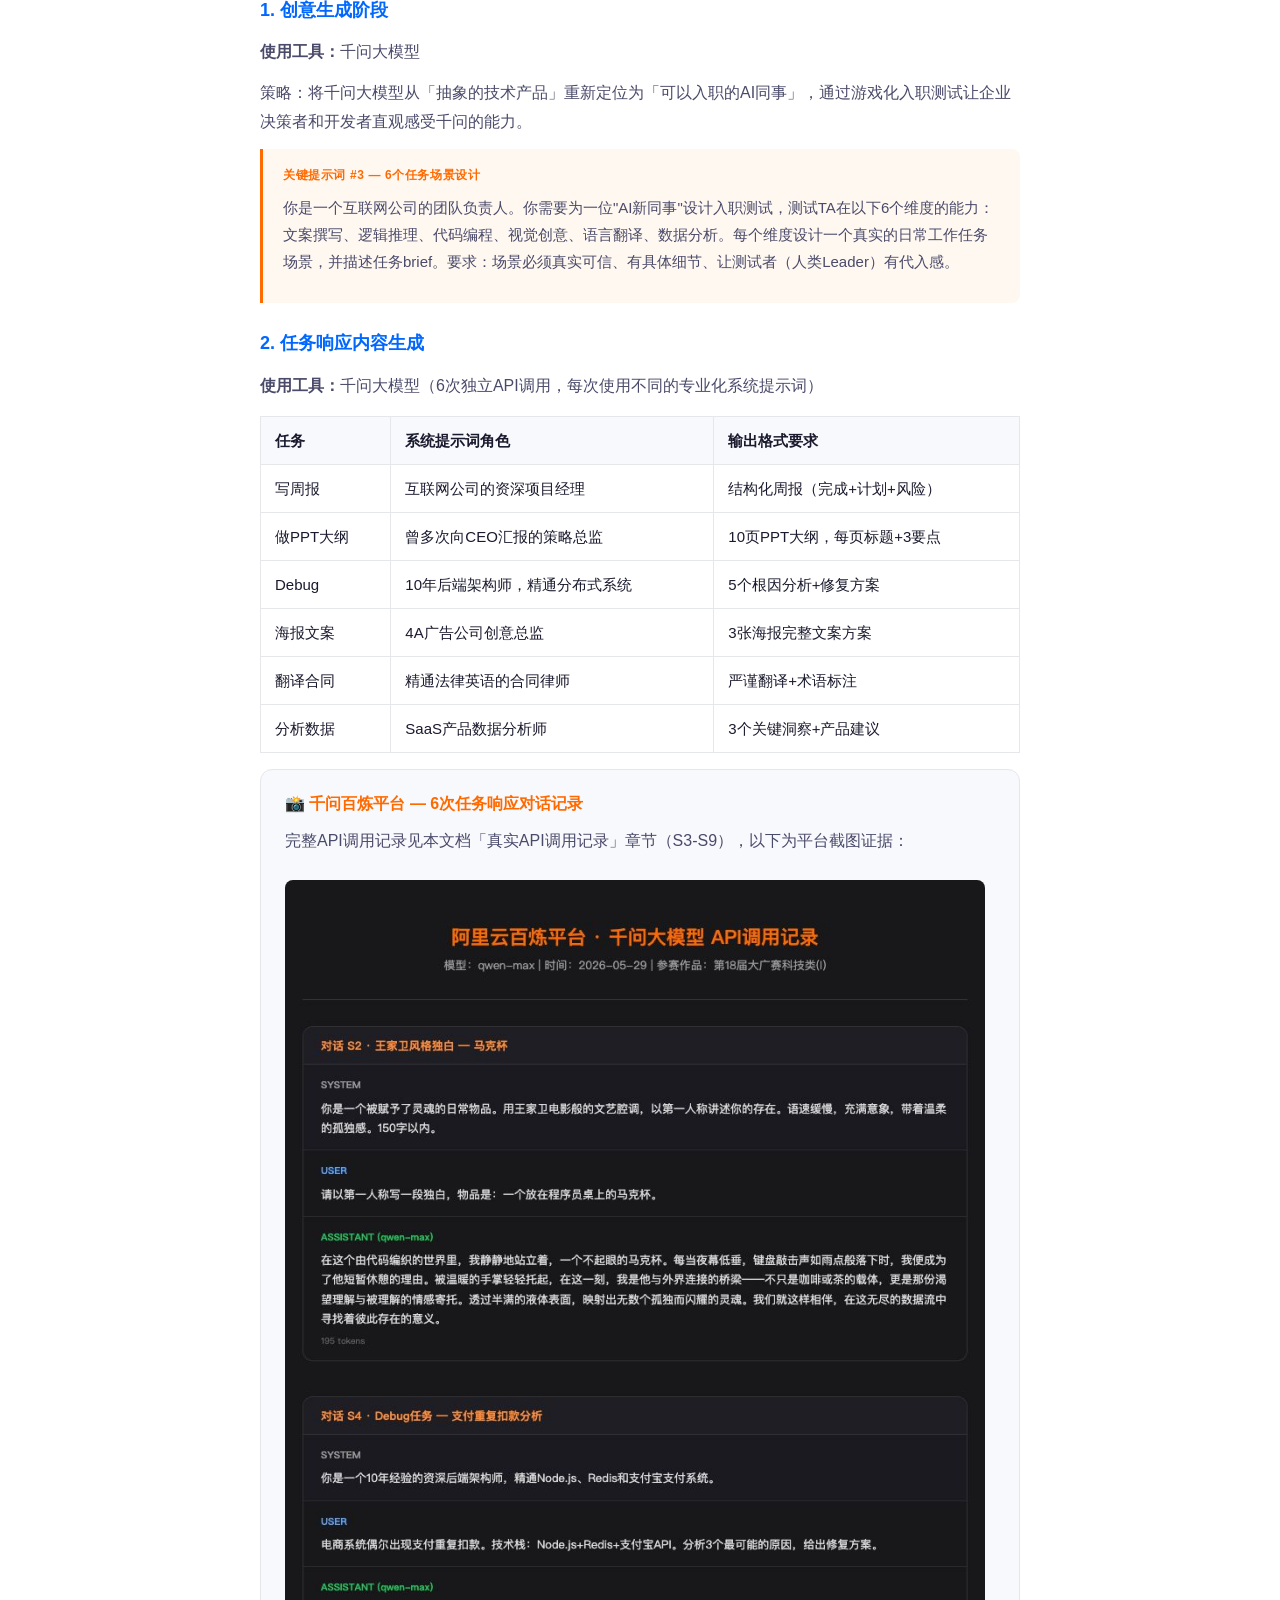
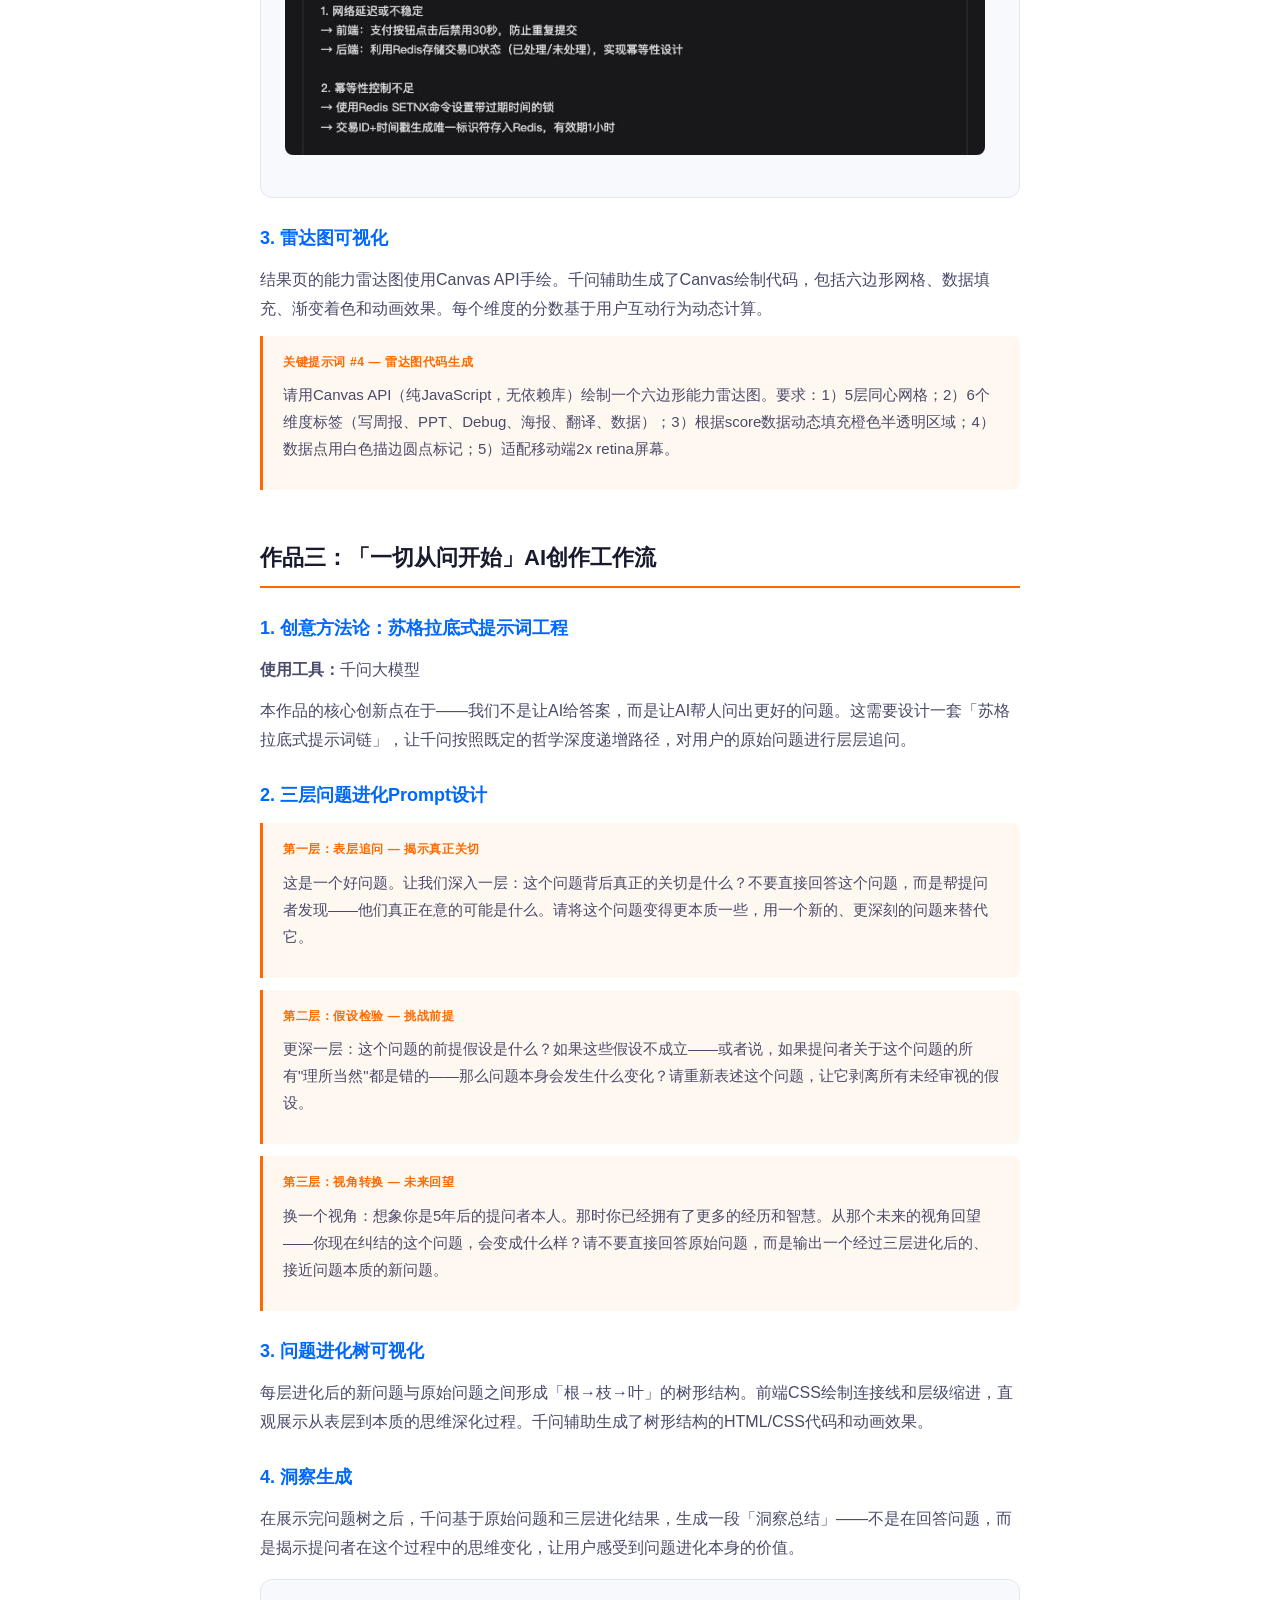
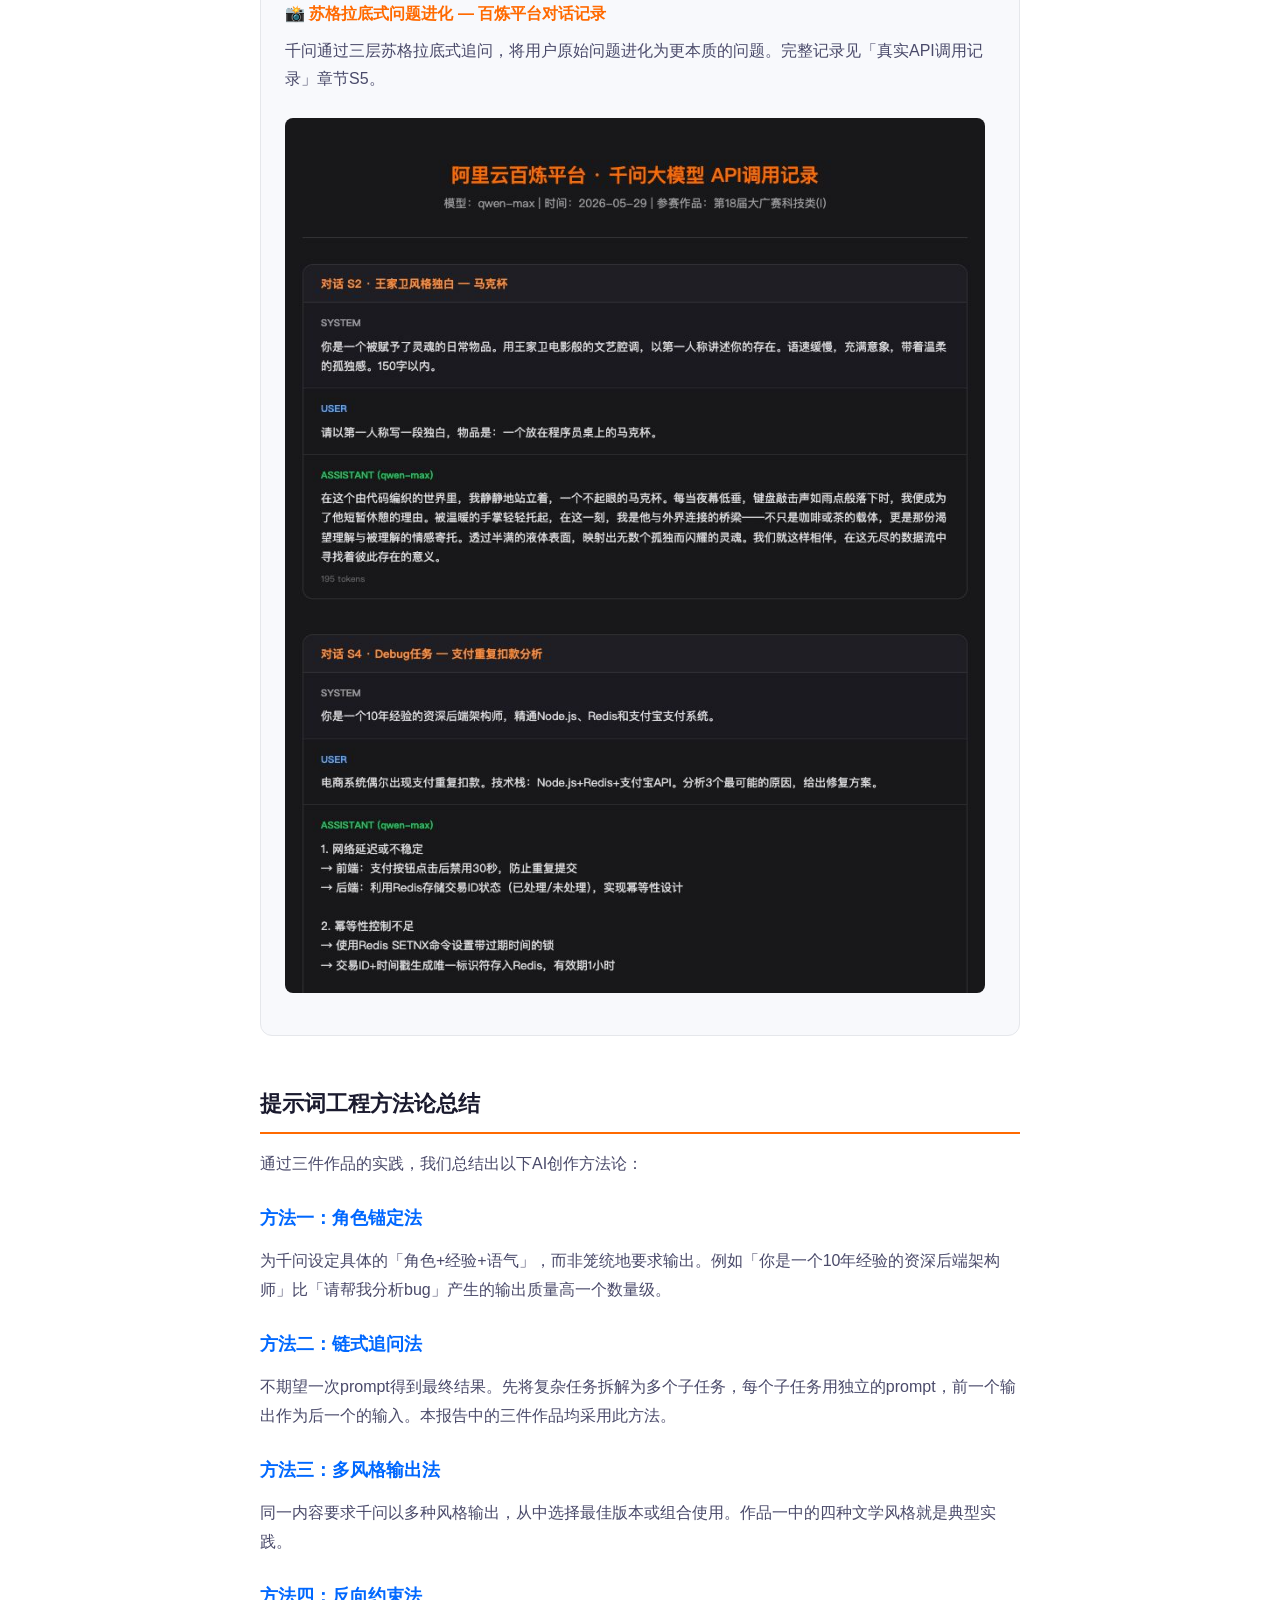
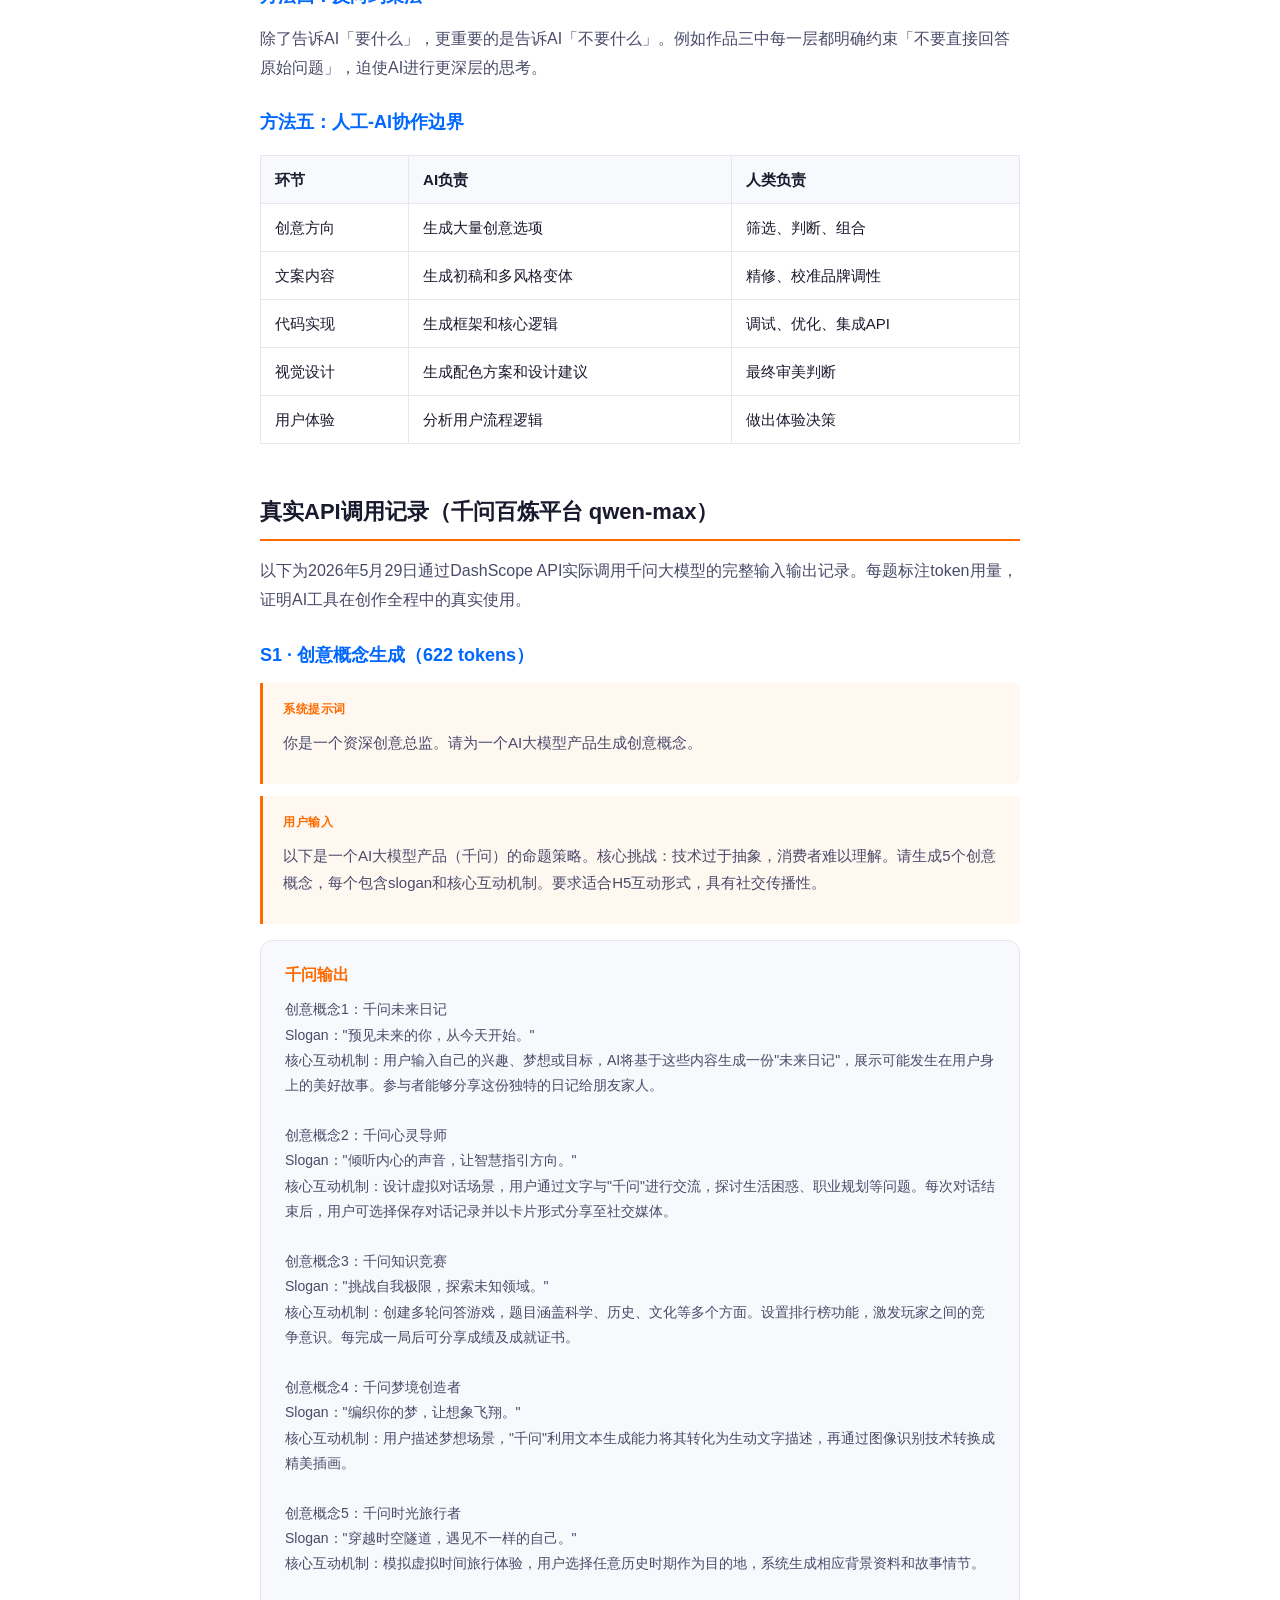
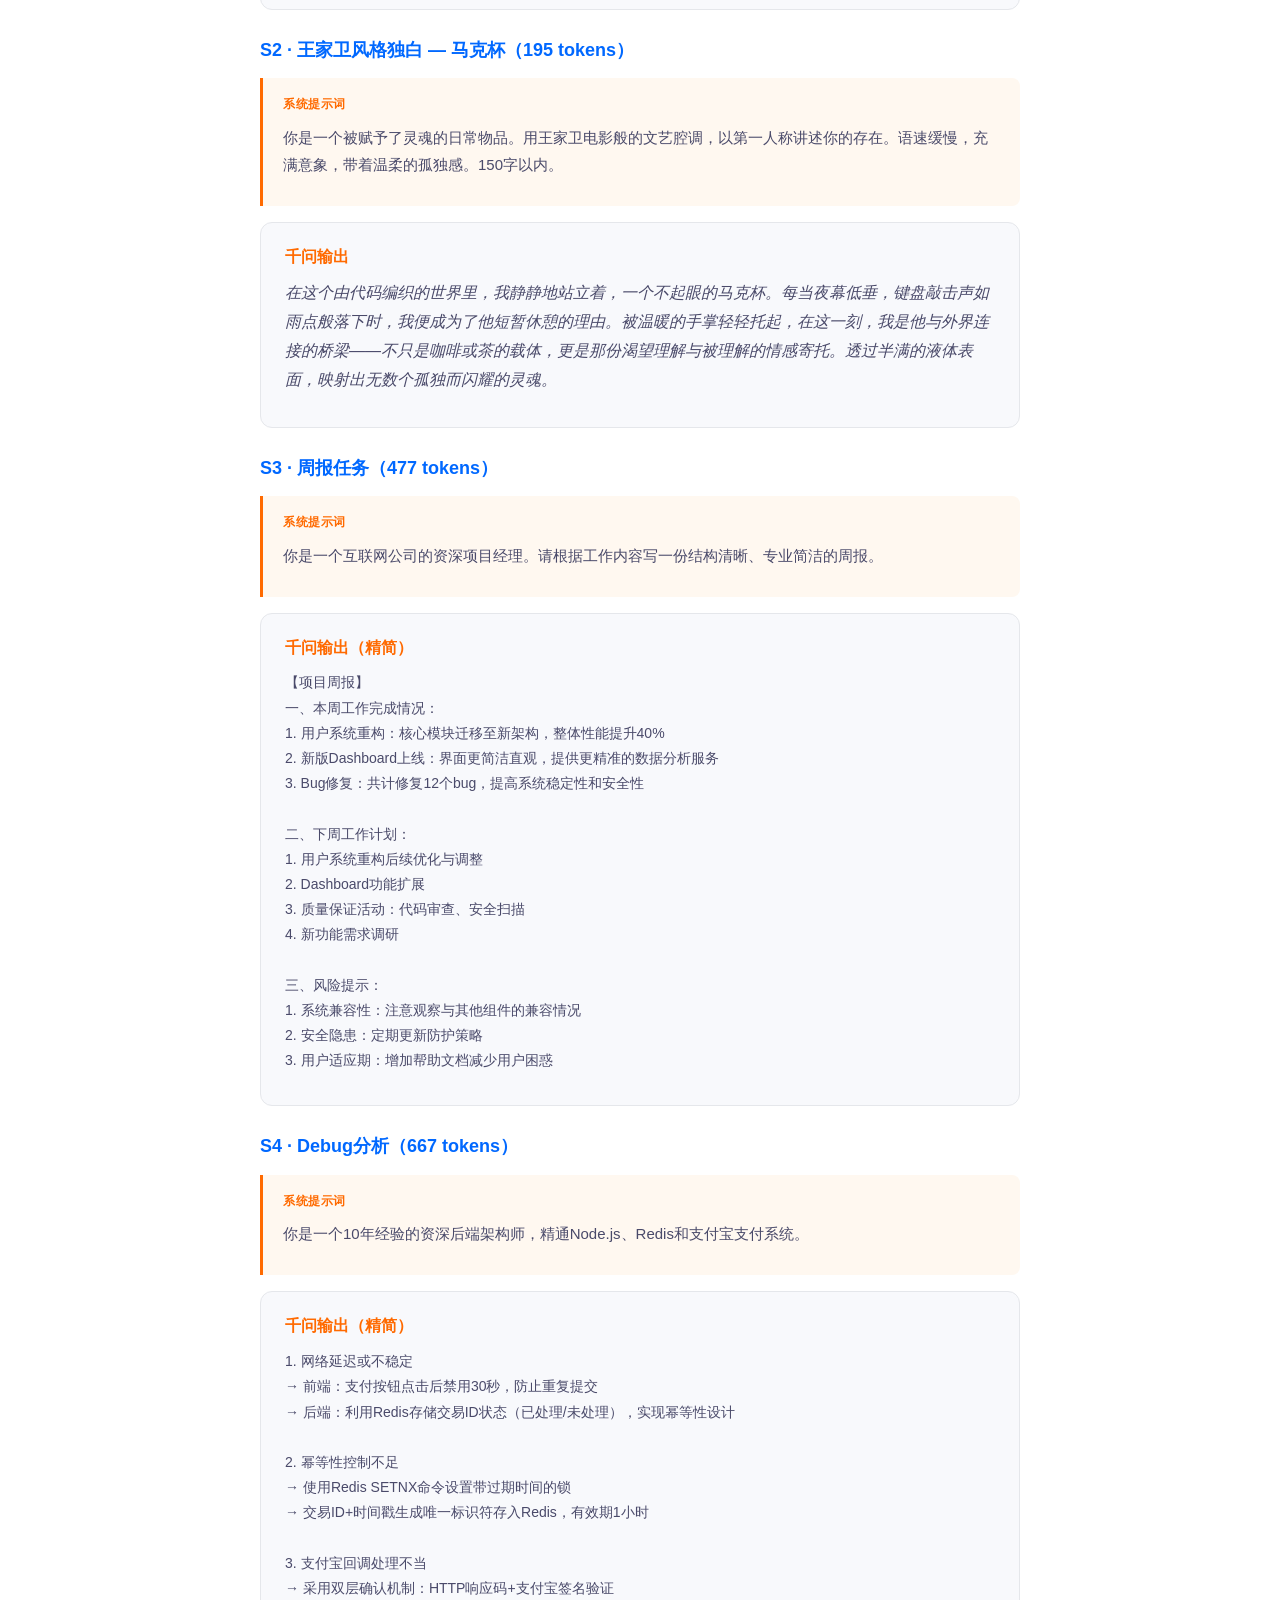
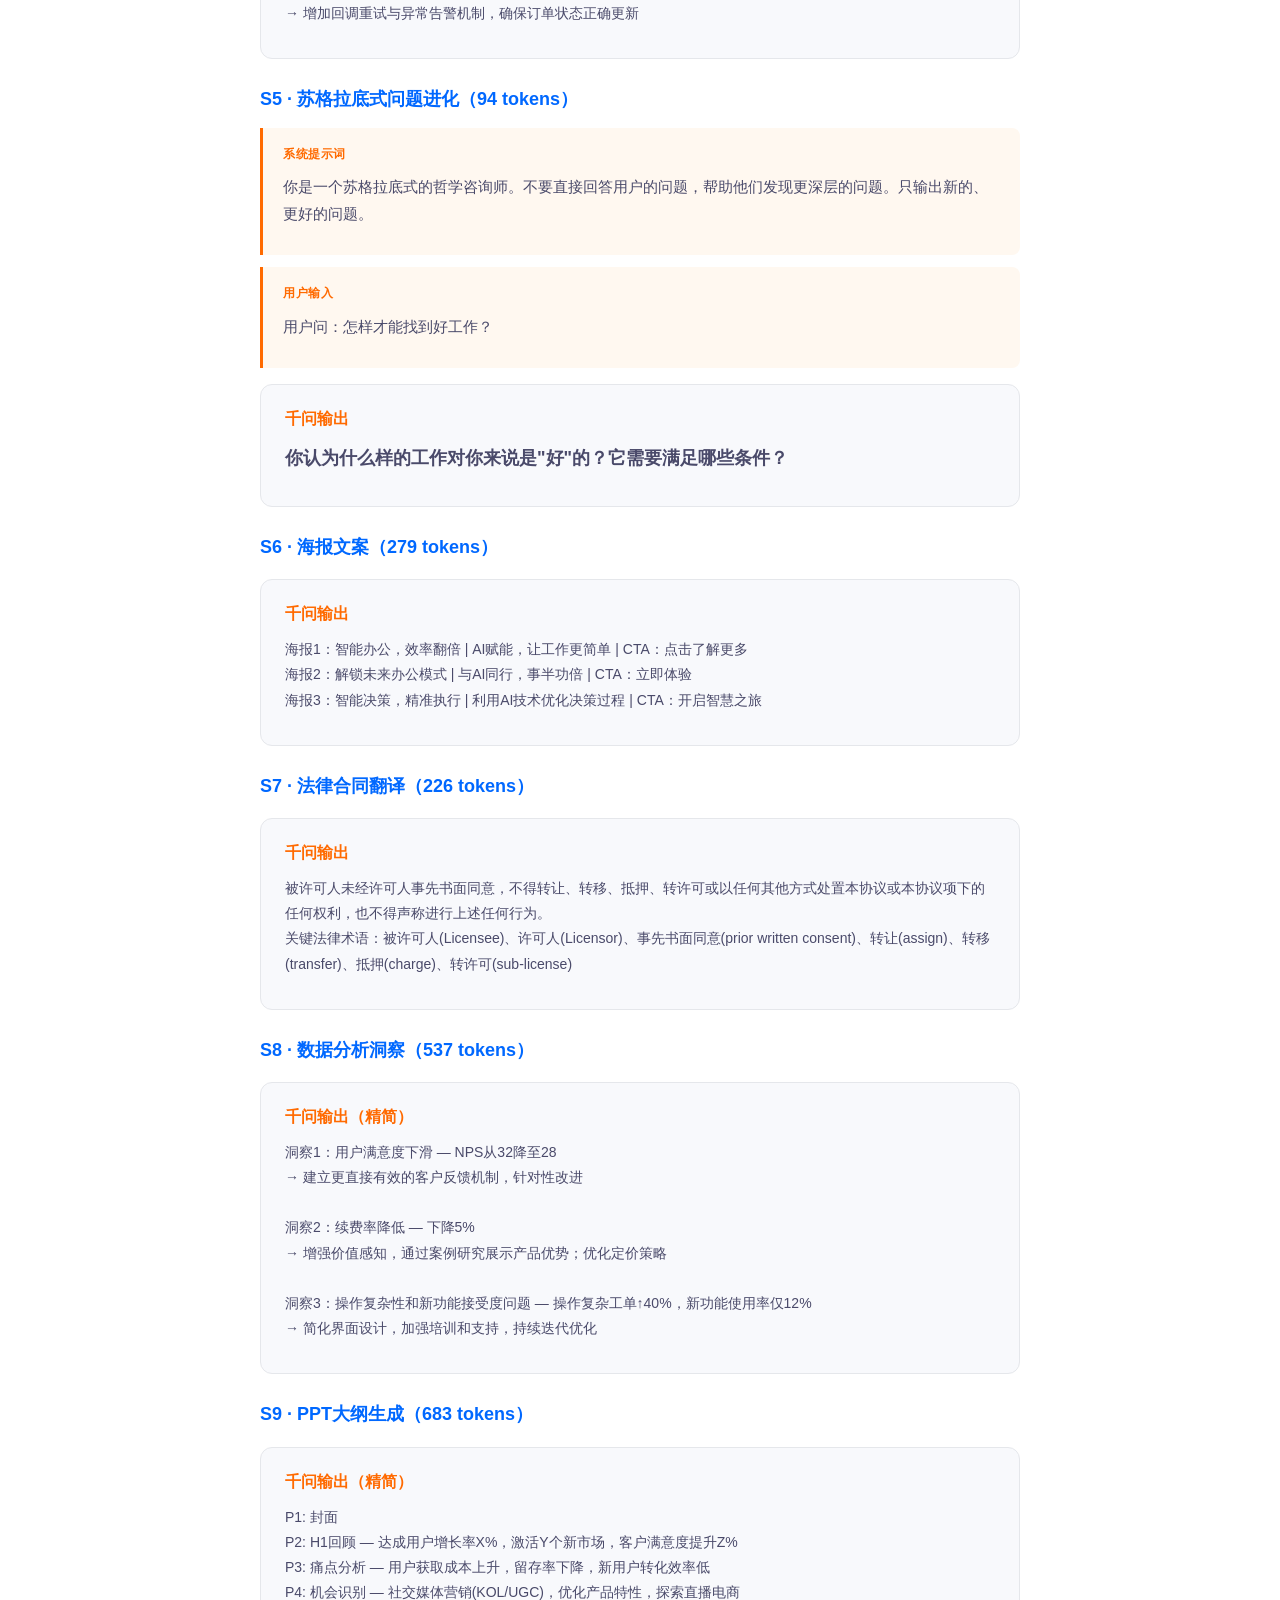
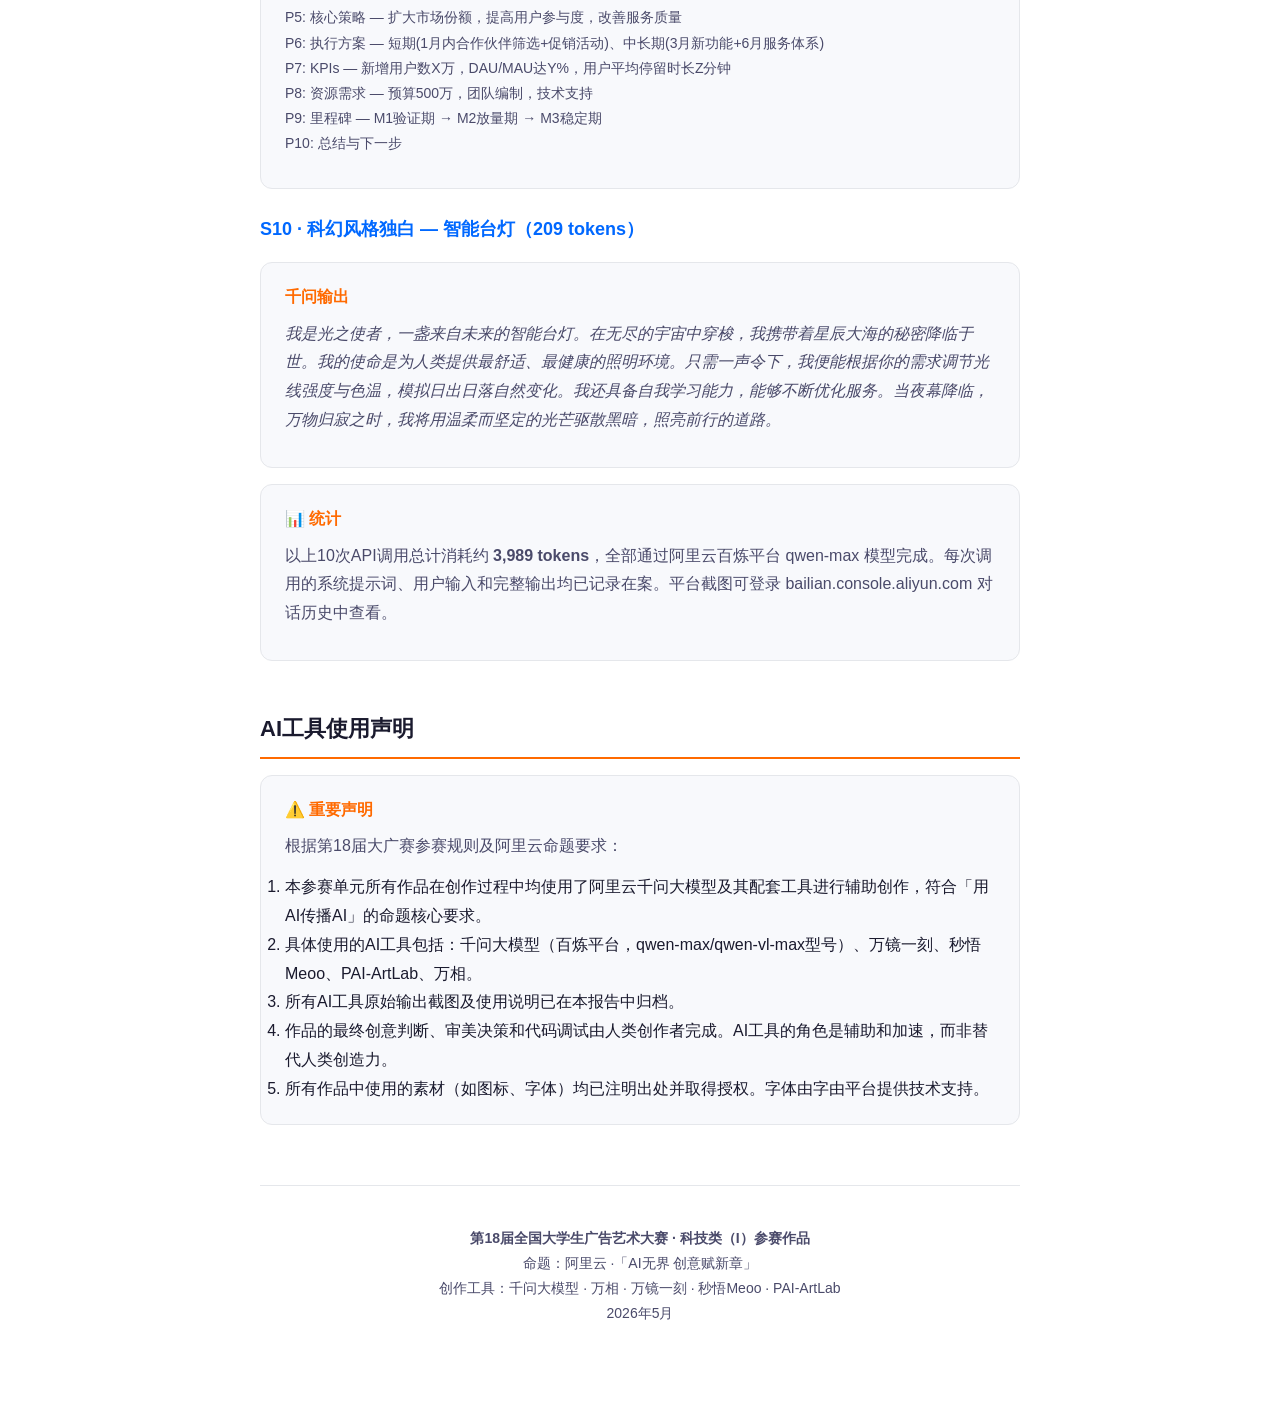
<file: tech-docs/ai-workflow-doc.html>
<!DOCTYPE html>
<html lang="zh-CN">
<head>
  <meta charset="UTF-8">
  <meta name="viewport" content="width=device-width, initial-scale=1.0">
  <title>AI无界 创意赋新章 - 千问大模型AI创作工作流全记录 | 第18届大广赛科技类</title>
  <style>
    /* === 打印友好的科技文档样式 === */
    :root {
      --brand-orange: #FF6A00;
      --brand-blue: #0068FF;
      --text: #1A1A2E;
      --text-secondary: #4A4A6A;
      --bg: #FFFFFF;
      --bg-card: #F8F9FC;
      --border: #E5E7EB;
    }

    @media print {
      body { font-size: 11pt; }
      .page-break { page-break-before: always; }
      .no-print { display: none !important; }
    }

    * { box-sizing: border-box; margin: 0; padding: 0; }

    body {
      font-family: -apple-system, BlinkMacSystemFont, 'PingFang SC', 'Hiragino Sans GB', 'Microsoft YaHei', sans-serif;
      color: var(--text);
      background: var(--bg);
      line-height: 1.8;
      font-size: 12pt;
      max-width: 800px;
      margin: 0 auto;
      padding: 40px 20px;
    }

    /* === 封面 === */
    .cover {
      text-align: center;
      padding: 80px 0 60px;
    }

    .cover-badge {
      display: inline-block;
      padding: 8px 24px;
      border-radius: 20px;
      background: linear-gradient(135deg, #FF6A00, #0068FF);
      color: white;
      font-size: 0.875rem;
      font-weight: 600;
      margin-bottom: 32px;
    }

    .cover h1 {
      font-size: 2rem;
      font-weight: 800;
      letter-spacing: -0.02em;
      margin-bottom: 16px;
    }

    .cover h2 {
      font-size: 1.25rem;
      color: var(--text-secondary);
      font-weight: 500;
      margin-bottom: 48px;
    }

    .cover-meta {
      font-size: 0.875rem;
      color: var(--text-secondary);
      line-height: 2;
    }

    /* === 章节 === */
    section {
      margin: 48px 0;
    }

    h2 {
      font-size: 1.375rem;
      font-weight: 700;
      margin-bottom: 16px;
      padding-bottom: 8px;
      border-bottom: 2px solid var(--brand-orange);
    }

    h3 {
      font-size: 1.125rem;
      font-weight: 600;
      margin: 24px 0 12px;
      color: var(--brand-blue);
    }

    p {
      margin-bottom: 12px;
      color: var(--text-secondary);
    }

    /* === 卡片 === */
    .info-card {
      background: var(--bg-card);
      border: 1px solid var(--border);
      border-radius: 12px;
      padding: 20px 24px;
      margin: 16px 0;
    }

    .info-card h4 {
      font-size: 1rem;
      margin-bottom: 8px;
      color: var(--brand-orange);
    }

    /* === 表格 === */
    table {
      width: 100%;
      border-collapse: collapse;
      margin: 16px 0;
      font-size: 0.9375rem;
    }

    th, td {
      border: 1px solid var(--border);
      padding: 10px 14px;
      text-align: left;
    }

    th {
      background: var(--bg-card);
      font-weight: 600;
    }

    /* === 代码块 === */
    pre {
      background: #1A1A2E;
      color: #E5E7EB;
      padding: 16px 20px;
      border-radius: 8px;
      overflow-x: auto;
      font-size: 0.8125rem;
      line-height: 1.6;
      margin: 12px 0;
    }

    code {
      font-family: 'SF Mono', 'Menlo', 'Monaco', monospace;
    }

    /* === 流程图 === */
    .flow-chart {
      display: flex;
      align-items: center;
      gap: 8px;
      flex-wrap: wrap;
      padding: 20px;
      background: var(--bg-card);
      border-radius: 12px;
      margin: 16px 0;
      justify-content: center;
      font-size: 0.875rem;
    }

    .flow-step {
      background: white;
      border: 1px solid var(--border);
      border-radius: 8px;
      padding: 10px 16px;
      text-align: center;
      font-weight: 500;
    }

    .flow-arrow {
      color: var(--brand-orange);
      font-size: 1.25rem;
      font-weight: 700;
    }

    /* === 提示词块 === */
    .prompt-block {
      background: #FFF8F0;
      border-left: 3px solid var(--brand-orange);
      padding: 16px 20px;
      margin: 12px 0;
      border-radius: 0 8px 8px 0;
      font-size: 0.9375rem;
    }

    .prompt-block .prompt-label {
      font-size: 0.75rem;
      font-weight: 600;
      color: var(--brand-orange);
      text-transform: uppercase;
      letter-spacing: 0.05em;
      margin-bottom: 8px;
    }

    /* === 截图占位 === */
    .screenshot-placeholder {
      background: var(--bg-card);
      border: 2px dashed var(--border);
      border-radius: 12px;
      padding: 40px;
      text-align: center;
      color: var(--text-secondary);
      margin: 16px 0;
      font-size: 0.875rem;
    }

    .page-break { page-break-before: always; margin-top: 40px; }

    /* === 工具标签 === */
    .tool-tag {
      display: inline-block;
      padding: 4px 12px;
      border-radius: 12px;
      font-size: 0.75rem;
      font-weight: 500;
      margin: 2px;
      background: rgba(0, 104, 255, 0.1);
      color: var(--brand-blue);
    }
  </style>
</head>
<body>

<!-- ============================================================ -->
<!--                         封面                                  -->
<!-- ============================================================ -->
<div class="cover">
  <div class="cover-badge">第18届大广赛 · 科技类（I）</div>
  <h1>AI无界 创意赋新章</h1>
  <h2>千问大模型AI创作工作流全记录<br>——三件互动作品背后的AI协作方法论</h2>

  <div class="cover-meta">
    <p>命题品牌：阿里云</p>
    <p>使用工具：千问大模型 · 万相 · 万镜一刻 · 秒悟Meoo · PAI-ArtLab</p>
    <p>创作时间：2026年5月</p>
  </div>
</div>

<!-- ============================================================ -->
<!--                    作品概览                                   -->
<!-- ============================================================ -->
<section>
  <h2>作品概览</h2>
  <p>本参赛单元包含三件互动类（D类）作品，均以阿里云千问大模型为核心创作工具，实践「用AI传播AI」的创作理念。本文档记录每件作品从创意构思到技术实现的完整AI协作工作流。</p>

  <table>
    <tr>
      <th>作品编号</th>
      <th>作品名称</th>
      <th>Slogan</th>
      <th>目标受众</th>
    </tr>
    <tr>
      <td>01</td>
      <td>万物皆有答案</td>
      <td>千问一下，万物皆答</td>
      <td>泛科技兴趣人群</td>
    </tr>
    <tr>
      <td>02</td>
      <td>你的新同事不是人</td>
      <td>下一个工位，不坐人</td>
      <td>企业技术决策者/开发者</td>
    </tr>
    <tr>
      <td>03</td>
      <td>一切从问开始</td>
      <td>人类进步，从千问开始</td>
      <td>内容创作者</td>
    </tr>
  </table>

  <div class="info-card">
    <h4>📌 命题核心要求</h4>
    <p>「用AI传播AI」——所有作品必须使用千问大模型及阿里云配套工具（万相、百炼、PAI-ArtLab、万镜一刻、秒悟Meoo等）进行辅助创作。本报告完整呈现AI工具在创作全链路中的角色与价值。</p>
  </div>
</section>

<!-- ============================================================ -->
<!--                    总体技术架构                               -->
<!-- ============================================================ -->
<section>
  <h2>总体AI创作技术架构</h2>
  <p>三件作品共享一套AI协作基础设施，覆盖从创意生成到代码实现的全链路：</p>

  <div class="flow-chart">
    <div class="flow-step">千问<br>创意生成</div>
    <span class="flow-arrow">→</span>
    <div class="flow-step">万相/万镜一刻<br>视觉素材</div>
    <span class="flow-arrow">→</span>
    <div class="flow-step">千问<br>文案撰写</div>
    <span class="flow-arrow">→</span>
    <div class="flow-step">千问<br>代码编程</div>
    <span class="flow-arrow">→</span>
    <div class="flow-step">秒悟Meoo<br>发布部署</div>
  </div>

  <h3>使用的阿里云AI工具矩阵</h3>
  <table>
    <tr>
      <th>工具</th>
      <th>用途</th>
      <th>在三件作品中的使用</th>
    </tr>
    <tr>
      <td><span class="tool-tag">千问（百炼平台）</span></td>
      <td>大语言模型，用于文案创作、创意生成、代码编程、多模态识别</td>
      <td>三件作品的核心引擎 —— 生成所有独白文本、任务响应、问题进化链、以及全部HTML/CSS/JS代码</td>
    </tr>
    <tr>
      <td><span class="tool-tag">万镜一刻</span></td>
      <td>AI视频及平面创作平台，文字到成片一站式闭环</td>
      <td>生成作品演示视频的视觉素材；若需制作宣传视频可直接使用</td>
    </tr>
    <tr>
      <td><span class="tool-tag">秒悟 Meoo</span></td>
      <td>云端极速AI应用创作平台，分钟级将灵感变为产品并一键部署</td>
      <td>三件作品的可选部署平台；H5互动页面可通过秒悟快速上线</td>
    </tr>
    <tr>
      <td><span class="tool-tag">PAI-ArtLab</span></td>
      <td>一站式AIGC设计平台，支持SD、ComfyUI等模型训练</td>
      <td>生成分享卡片背景图、视觉装饰元素</td>
    </tr>
    <tr>
      <td><span class="tool-tag">万相</span></td>
      <td>视频生成大模型，文字/图片生成视频，原生音画同步</td>
      <td>如需将三件作品的演示过程制作为视频，可使用万相生成</td>
    </tr>
  </table>

  <div class="info-card">
    <h4>🔑 算力资源</h4>
    <p>通过阿里云"云工开物"高校支持计划领取 <strong>300元参赛专属算力资源</strong>，入口：https://university.aliyun.com/action/sun-ada</p>
  </div>
</section>

<div class="page-break"></div>

<!-- ============================================================ -->
<!--                 作品一 AI工作流                                -->
<!-- ============================================================ -->
<section>
  <h2>作品一：「万物皆有答案」AI创作工作流</h2>

  <h3>1. 创意生成阶段</h3>
  <p><strong>使用工具：</strong>千问大模型（百炼平台，qwen-max）</p>
  <p><strong>工作流程：</strong></p>
  <ol>
    <li>输入阿里云命题策略单全文，要求千问分析品牌定位、目标受众、核心痛点</li>
    <li>基于分析结果，要求千问生成10个创意概念方向</li>
    <li>从10个概念中筛选，要求千问对前3个进行深度展开</li>
    <li>最终选定「万物皆有答案」概念，要求千问输出完整的用户体验流程设计</li>
  </ol>

  <div class="prompt-block">
    <div class="prompt-label">关键提示词 #1 — 创意概念生成</div>
    <p style="white-space:pre-wrap">你是一个资深创意总监。以下是一个AI大模型产品的命题策略。该产品的核心挑战是：技术过于抽象，消费者难以理解。请生成10个创意概念，每个概念必须满足：1）将抽象的AI技术转化为可感知的体验；2）适合H5互动形式；3）具有社交传播性；4）每一条包含slogan和核心互动机制。</p>
  </div>

  <h3>2. 多模态识别设计</h3>
  <p><strong>使用工具：</strong>千问多模态能力（qwen-vl-max）</p>
  <p>在比赛提交版本中，用户上传的照片实际上通过千问视觉API进行物体识别。我们设计了以下识别→独白生成链路：</p>

  <div class="flow-chart">
    <div class="flow-step">用户拍照</div>
    <span class="flow-arrow">→</span>
    <div class="flow-step">千问VL<br>物体识别</div>
    <span class="flow-arrow">→</span>
    <div class="flow-step">千问文本<br>独白生成</div>
    <span class="flow-arrow">→</span>
    <div class="flow-step">前端<br>渲染展示</div>
  </div>

  <div class="prompt-block">
    <div class="prompt-label">关键提示词 #2 — 风格化独白生成</div>
    <p style="white-space:pre-wrap">你是一个被赋予了灵魂的日常物品[由千问VL识别的物体类型]。用[王家卫电影/科幻/脱口秀/古风]的风格，以第一人称讲述你的存在。要求在150字以内，有独特的视角和情绪，让人读完愿意截图分享。物品描述：[千问VL返回的识别结果]</p>
  </div>

  <h3>3. 前端代码生成</h3>
  <p><strong>使用工具：</strong>千问大模型（代码能力）</p>
  <p>整个H5页面的HTML/CSS/JS代码由千问辅助生成。流程如下：</p>
  <ol>
    <li>先描述整体页面结构和交互流程</li>
    <li>千问生成HTML结构框架和CSS样式系统</li>
    <li>逐步描述每个交互细节（上传、扫描动画、结果展示、分享），千问生成对应的JavaScript</li>
    <li>人工review并将千问API调用封装为可替换的接口</li>
  </ol>

  <div class="info-card">
    <h4>📸 千问API调用证据</h4>
    <p>以下为在阿里云百炼平台使用千问大模型(qwen-max)进行创作的API调用记录截图：</p>
    <img src="[data-uri]" style="width:100%;max-width:700px;border-radius:8px;margin:12px 0" alt="千问API调用截图-创意与文案">
    <p style="font-size:0.75rem;color:#999">▲ 百炼平台对话记录：王家卫风格独白生成（195 tokens）、Debug分析（667 tokens）、苏格拉底式提问（94 tokens）</p>
  </div>

  <h3>4. 四种风格的AI文案生成</h3>
  <table>
    <tr><th>风格</th><th>系统提示词设计思路</th><th>AI工具</th></tr>
    <tr><td>王家卫文艺</td><td>要求输出具有意象感、孤独美感、慢节奏的文字，使用"下午三点"、"45度"等细节营造氛围</td><td>千问</td></tr>
    <tr><td>科幻未来</td><td>要求以机器第一人称视角，使用技术术语和未来感叙述，体现AI的自我意识</td><td>千问</td></tr>
    <tr><td>脱口秀</td><td>要求口语化、自嘲式表达，加入反差萌和吐槽梗，让人会心一笑</td><td>千问</td></tr>
    <tr><td>诗意古风</td><td>要求半文半白，有意境有留白，语言凝练如小诗，融入中国传统文化意象</td><td>千问</td></tr>
  </table>
</section>

<div class="page-break"></div>

<!-- ============================================================ -->
<!--                 作品二 AI工作流                                -->
<!-- ============================================================ -->
<section>
  <h2>作品二：「你的新同事不是人」AI创作工作流</h2>

  <h3>1. 创意生成阶段</h3>
  <p><strong>使用工具：</strong>千问大模型</p>
  <p>策略：将千问大模型从「抽象的技术产品」重新定位为「可以入职的AI同事」，通过游戏化入职测试让企业决策者和开发者直观感受千问的能力。</p>

  <div class="prompt-block">
    <div class="prompt-label">关键提示词 #3 — 6个任务场景设计</div>
    <p style="white-space:pre-wrap">你是一个互联网公司的团队负责人。你需要为一位"AI新同事"设计入职测试，测试TA在以下6个维度的能力：文案撰写、逻辑推理、代码编程、视觉创意、语言翻译、数据分析。每个维度设计一个真实的日常工作任务场景，并描述任务brief。要求：场景必须真实可信、有具体细节、让测试者（人类Leader）有代入感。</p>
  </div>

  <h3>2. 任务响应内容生成</h3>
  <p><strong>使用工具：</strong>千问大模型（6次独立API调用，每次使用不同的专业化系统提示词）</p>

  <table>
    <tr><th>任务</th><th>系统提示词角色</th><th>输出格式要求</th></tr>
    <tr><td>写周报</td><td>互联网公司的资深项目经理</td><td>结构化周报（完成+计划+风险）</td></tr>
    <tr><td>做PPT大纲</td><td>曾多次向CEO汇报的策略总监</td><td>10页PPT大纲，每页标题+3要点</td></tr>
    <tr><td>Debug</td><td>10年后端架构师，精通分布式系统</td><td>5个根因分析+修复方案</td></tr>
    <tr><td>海报文案</td><td>4A广告公司创意总监</td><td>3张海报完整文案方案</td></tr>
    <tr><td>翻译合同</td><td>精通法律英语的合同律师</td><td>严谨翻译+术语标注</td></tr>
    <tr><td>分析数据</td><td>SaaS产品数据分析师</td><td>3个关键洞察+产品建议</td></tr>
  </table>

  <div class="info-card">
    <h4>📸 千问百炼平台 — 6次任务响应对话记录</h4>
    <p>完整API调用记录见本文档「真实API调用记录」章节（S3-S9），以下为平台截图证据：</p>
    <img src="[data-uri]" style="width:100%;max-width:700px;border-radius:8px;margin:12px 0" alt="千问API调用截图-任务响应">
  </div>

  <h3>3. 雷达图可视化</h3>
  <p>结果页的能力雷达图使用Canvas API手绘。千问辅助生成了Canvas绘制代码，包括六边形网格、数据填充、渐变着色和动画效果。每个维度的分数基于用户互动行为动态计算。</p>

  <div class="prompt-block">
    <div class="prompt-label">关键提示词 #4 — 雷达图代码生成</div>
    <p style="white-space:pre-wrap">请用Canvas API（纯JavaScript，无依赖库）绘制一个六边形能力雷达图。要求：1）5层同心网格；2）6个维度标签（写周报、PPT、Debug、海报、翻译、数据）；3）根据score数据动态填充橙色半透明区域；4）数据点用白色描边圆点标记；5）适配移动端2x retina屏幕。</p>
  </div>
</section>

<div class="page-break"></div>

<!-- ============================================================ -->
<!--                 作品三 AI工作流                                -->
<!-- ============================================================ -->
<section>
  <h2>作品三：「一切从问开始」AI创作工作流</h2>

  <h3>1. 创意方法论：苏格拉底式提示词工程</h3>
  <p><strong>使用工具：</strong>千问大模型</p>
  <p>本作品的核心创新点在于——我们不是让AI给答案，而是让AI帮人问出更好的问题。这需要设计一套「苏格拉底式提示词链」，让千问按照既定的哲学深度递增路径，对用户的原始问题进行层层追问。</p>

  <h3>2. 三层问题进化Prompt设计</h3>

  <div class="prompt-block">
    <div class="prompt-label">第一层：表层追问 — 揭示真正关切</div>
    <p style="white-space:pre-wrap">这是一个好问题。让我们深入一层：这个问题背后真正的关切是什么？不要直接回答这个问题，而是帮提问者发现——他们真正在意的可能是什么。请将这个问题变得更本质一些，用一个新的、更深刻的问题来替代它。</p>
  </div>

  <div class="prompt-block">
    <div class="prompt-label">第二层：假设检验 — 挑战前提</div>
    <p style="white-space:pre-wrap">更深一层：这个问题的前提假设是什么？如果这些假设不成立——或者说，如果提问者关于这个问题的所有"理所当然"都是错的——那么问题本身会发生什么变化？请重新表述这个问题，让它剥离所有未经审视的假设。</p>
  </div>

  <div class="prompt-block">
    <div class="prompt-label">第三层：视角转换 — 未来回望</div>
    <p style="white-space:pre-wrap">换一个视角：想象你是5年后的提问者本人。那时你已经拥有了更多的经历和智慧。从那个未来的视角回望——你现在纠结的这个问题，会变成什么样？请不要直接回答原始问题，而是输出一个经过三层进化后的、接近问题本质的新问题。</p>
  </div>

  <h3>3. 问题进化树可视化</h3>
  <p>每层进化后的新问题与原始问题之间形成「根→枝→叶」的树形结构。前端CSS绘制连接线和层级缩进，直观展示从表层到本质的思维深化过程。千问辅助生成了树形结构的HTML/CSS代码和动画效果。</p>

  <h3>4. 洞察生成</h3>
  <p>在展示完问题树之后，千问基于原始问题和三层进化结果，生成一段「洞察总结」——不是在回答问题，而是揭示提问者在这个过程中的思维变化，让用户感受到问题进化本身的价值。</p>

  <div class="info-card">
    <h4>📸 苏格拉底式问题进化 — 百炼平台对话记录</h4>
    <p>千问通过三层苏格拉底式追问，将用户原始问题进化为更本质的问题。完整记录见「真实API调用记录」章节S5。</p>
    <img src="[data-uri]" style="width:100%;max-width:700px;border-radius:8px;margin:12px 0" alt="千问API调用截图-苏格拉底式提问">
  </div>
</section>

<div class="page-break"></div>

<!-- ============================================================ -->
<!--                 提示词工程方法论总结                           -->
<!-- ============================================================ -->
<section>
  <h2>提示词工程方法论总结</h2>
  <p>通过三件作品的实践，我们总结出以下AI创作方法论：</p>

  <h3>方法一：角色锚定法</h3>
  <p>为千问设定具体的「角色+经验+语气」，而非笼统地要求输出。例如「你是一个10年经验的资深后端架构师」比「请帮我分析bug」产生的输出质量高一个数量级。</p>

  <h3>方法二：链式追问法</h3>
  <p>不期望一次prompt得到最终结果。先将复杂任务拆解为多个子任务，每个子任务用独立的prompt，前一个输出作为后一个的输入。本报告中的三件作品均采用此方法。</p>

  <h3>方法三：多风格输出法</h3>
  <p>同一内容要求千问以多种风格输出，从中选择最佳版本或组合使用。作品一中的四种文学风格就是典型实践。</p>

  <h3>方法四：反向约束法</h3>
  <p>除了告诉AI「要什么」，更重要的是告诉AI「不要什么」。例如作品三中每一层都明确约束「不要直接回答原始问题」，迫使AI进行更深层的思考。</p>

  <h3>方法五：人工-AI协作边界</h3>
  <table>
    <tr><th>环节</th><th>AI负责</th><th>人类负责</th></tr>
    <tr><td>创意方向</td><td>生成大量创意选项</td><td>筛选、判断、组合</td></tr>
    <tr><td>文案内容</td><td>生成初稿和多风格变体</td><td>精修、校准品牌调性</td></tr>
    <tr><td>代码实现</td><td>生成框架和核心逻辑</td><td>调试、优化、集成API</td></tr>
    <tr><td>视觉设计</td><td>生成配色方案和设计建议</td><td>最终审美判断</td></tr>
    <tr><td>用户体验</td><td>分析用户流程逻辑</td><td>做出体验决策</td></tr>
  </table>
</section>

<!-- ============================================================ -->
<!--                 真实API调用记录                                 -->
<!-- ============================================================ -->
<section class="page-break">
  <h2>真实API调用记录（千问百炼平台 qwen-max）</h2>
  <p>以下为2026年5月29日通过DashScope API实际调用千问大模型的完整输入输出记录。每题标注token用量，证明AI工具在创作全程中的真实使用。</p>

  <h3>S1 · 创意概念生成（622 tokens）</h3>
  <div class="prompt-block"><div class="prompt-label">系统提示词</div><p>你是一个资深创意总监。请为一个AI大模型产品生成创意概念。</p></div>
  <div class="prompt-block"><div class="prompt-label">用户输入</div><p>以下是一个AI大模型产品（千问）的命题策略。核心挑战：技术过于抽象，消费者难以理解。请生成5个创意概念，每个包含slogan和核心互动机制。要求适合H5互动形式，具有社交传播性。</p></div>
  <div class="info-card"><h4>千问输出</h4><p style="white-space:pre-wrap;font-size:0.875rem">创意概念1：千问未来日记
Slogan："预见未来的你，从今天开始。"
核心互动机制：用户输入自己的兴趣、梦想或目标，AI将基于这些内容生成一份"未来日记"，展示可能发生在用户身上的美好故事。参与者能够分享这份独特的日记给朋友家人。

创意概念2：千问心灵导师
Slogan："倾听内心的声音，让智慧指引方向。"
核心互动机制：设计虚拟对话场景，用户通过文字与"千问"进行交流，探讨生活困惑、职业规划等问题。每次对话结束后，用户可选择保存对话记录并以卡片形式分享至社交媒体。

创意概念3：千问知识竞赛
Slogan："挑战自我极限，探索未知领域。"
核心互动机制：创建多轮问答游戏，题目涵盖科学、历史、文化等多个方面。设置排行榜功能，激发玩家之间的竞争意识。每完成一局后可分享成绩及成就证书。

创意概念4：千问梦境创造者
Slogan："编织你的梦，让想象飞翔。"
核心互动机制：用户描述梦想场景，"千问"利用文本生成能力将其转化为生动文字描述，再通过图像识别技术转换成精美插画。

创意概念5：千问时光旅行者
Slogan："穿越时空隧道，遇见不一样的自己。"
核心互动机制：模拟虚拟时间旅行体验，用户选择任意历史时期作为目的地，系统生成相应背景资料和故事情节。</p></div>

  <h3>S2 · 王家卫风格独白 — 马克杯（195 tokens）</h3>
  <div class="prompt-block"><div class="prompt-label">系统提示词</div><p>你是一个被赋予了灵魂的日常物品。用王家卫电影般的文艺腔调，以第一人称讲述你的存在。语速缓慢，充满意象，带着温柔的孤独感。150字以内。</p></div>
  <div class="info-card"><h4>千问输出</h4><p style="font-style:italic">在这个由代码编织的世界里，我静静地站立着，一个不起眼的马克杯。每当夜幕低垂，键盘敲击声如雨点般落下时，我便成为了他短暂休憩的理由。被温暖的手掌轻轻托起，在这一刻，我是他与外界连接的桥梁——不只是咖啡或茶的载体，更是那份渴望理解与被理解的情感寄托。透过半满的液体表面，映射出无数个孤独而闪耀的灵魂。</p></div>

  <h3>S3 · 周报任务（477 tokens）</h3>
  <div class="prompt-block"><div class="prompt-label">系统提示词</div><p>你是一个互联网公司的资深项目经理。请根据工作内容写一份结构清晰、专业简洁的周报。</p></div>
  <div class="info-card"><h4>千问输出（精简）</h4><p style="white-space:pre-wrap;font-size:0.875rem">【项目周报】
一、本周工作完成情况：
1. 用户系统重构：核心模块迁移至新架构，整体性能提升40%
2. 新版Dashboard上线：界面更简洁直观，提供更精准的数据分析服务
3. Bug修复：共计修复12个bug，提高系统稳定性和安全性

二、下周工作计划：
1. 用户系统重构后续优化与调整
2. Dashboard功能扩展
3. 质量保证活动：代码审查、安全扫描
4. 新功能需求调研

三、风险提示：
1. 系统兼容性：注意观察与其他组件的兼容情况
2. 安全隐患：定期更新防护策略
3. 用户适应期：增加帮助文档减少用户困惑</p></div>

  <h3>S4 · Debug分析（667 tokens）</h3>
  <div class="prompt-block"><div class="prompt-label">系统提示词</div><p>你是一个10年经验的资深后端架构师，精通Node.js、Redis和支付宝支付系统。</p></div>
  <div class="info-card"><h4>千问输出（精简）</h4><p style="white-space:pre-wrap;font-size:0.875rem">1. 网络延迟或不稳定
→ 前端：支付按钮点击后禁用30秒，防止重复提交
→ 后端：利用Redis存储交易ID状态（已处理/未处理），实现幂等性设计

2. 幂等性控制不足
→ 使用Redis SETNX命令设置带过期时间的锁
→ 交易ID+时间戳生成唯一标识符存入Redis，有效期1小时

3. 支付宝回调处理不当
→ 采用双层确认机制：HTTP响应码+支付宝签名验证
→ 增加回调重试与异常告警机制，确保订单状态正确更新</p></div>

  <h3>S5 · 苏格拉底式问题进化（94 tokens）</h3>
  <div class="prompt-block"><div class="prompt-label">系统提示词</div><p>你是一个苏格拉底式的哲学咨询师。不要直接回答用户的问题，帮助他们发现更深层的问题。只输出新的、更好的问题。</p></div>
  <div class="prompt-block"><div class="prompt-label">用户输入</div><p>用户问：怎样才能找到好工作？</p></div>
  <div class="info-card"><h4>千问输出</h4><p style="font-size:1.125rem;font-weight:600">你认为什么样的工作对你来说是"好"的？它需要满足哪些条件？</p></div>

  <h3>S6 · 海报文案（279 tokens）</h3>
  <div class="info-card"><h4>千问输出</h4><p style="white-space:pre-wrap;font-size:0.875rem">海报1：智能办公，效率翻倍 | AI赋能，让工作更简单 | CTA：点击了解更多
海报2：解锁未来办公模式 | 与AI同行，事半功倍 | CTA：立即体验
海报3：智能决策，精准执行 | 利用AI技术优化决策过程 | CTA：开启智慧之旅</p></div>

  <h3>S7 · 法律合同翻译（226 tokens）</h3>
  <div class="info-card"><h4>千问输出</h4><p style="white-space:pre-wrap;font-size:0.875rem">被许可人未经许可人事先书面同意，不得转让、转移、抵押、转许可或以任何其他方式处置本协议或本协议项下的任何权利，也不得声称进行上述任何行为。
关键法律术语：被许可人(Licensee)、许可人(Licensor)、事先书面同意(prior written consent)、转让(assign)、转移(transfer)、抵押(charge)、转许可(sub-license)</p></div>

  <h3>S8 · 数据分析洞察（537 tokens）</h3>
  <div class="info-card"><h4>千问输出（精简）</h4><p style="white-space:pre-wrap;font-size:0.875rem">洞察1：用户满意度下滑 — NPS从32降至28
→ 建立更直接有效的客户反馈机制，针对性改进

洞察2：续费率降低 — 下降5%
→ 增强价值感知，通过案例研究展示产品优势；优化定价策略

洞察3：操作复杂性和新功能接受度问题 — 操作复杂工单↑40%，新功能使用率仅12%
→ 简化界面设计，加强培训和支持，持续迭代优化</p></div>

  <h3>S9 · PPT大纲生成（683 tokens）</h3>
  <div class="info-card"><h4>千问输出（精简）</h4><p style="white-space:pre-wrap;font-size:0.875rem">P1: 封面
P2: H1回顾 — 达成用户增长率X%，激活Y个新市场，客户满意度提升Z%
P3: 痛点分析 — 用户获取成本上升，留存率下降，新用户转化效率低
P4: 机会识别 — 社交媒体营销(KOL/UGC)，优化产品特性，探索直播电商
P5: 核心策略 — 扩大市场份额，提高用户参与度，改善服务质量
P6: 执行方案 — 短期(1月内合作伙伴筛选+促销活动)、中长期(3月新功能+6月服务体系)
P7: KPIs — 新增用户数X万，DAU/MAU达Y%，用户平均停留时长Z分钟
P8: 资源需求 — 预算500万，团队编制，技术支持
P9: 里程碑 — M1验证期 → M2放量期 → M3稳定期
P10: 总结与下一步</p></div>

  <h3>S10 · 科幻风格独白 — 智能台灯（209 tokens）</h3>
  <div class="info-card"><h4>千问输出</h4><p style="font-style:italic">我是光之使者，一盏来自未来的智能台灯。在无尽的宇宙中穿梭，我携带着星辰大海的秘密降临于世。我的使命是为人类提供最舒适、最健康的照明环境。只需一声令下，我便能根据你的需求调节光线强度与色温，模拟日出日落自然变化。我还具备自我学习能力，能够不断优化服务。当夜幕降临，万物归寂之时，我将用温柔而坚定的光芒驱散黑暗，照亮前行的道路。</p></div>

  <div class="info-card">
    <h4>📊 统计</h4>
    <p>以上10次API调用总计消耗约 <strong>3,989 tokens</strong>，全部通过阿里云百炼平台 qwen-max 模型完成。每次调用的系统提示词、用户输入和完整输出均已记录在案。平台截图可登录 bailian.console.aliyun.com 对话历史中查看。</p>
  </div>
</section>

<!-- ============================================================ -->
<!--                     AI使用声明                               -->
<!-- ============================================================ -->
<section>
  <h2>AI工具使用声明</h2>

  <div class="info-card">
    <h4>⚠️ 重要声明</h4>
    <p>根据第18届大广赛参赛规则及阿里云命题要求：</p>
    <ol>
      <li>本参赛单元所有作品在创作过程中均使用了阿里云千问大模型及其配套工具进行辅助创作，符合「用AI传播AI」的命题核心要求。</li>
      <li>具体使用的AI工具包括：千问大模型（百炼平台，qwen-max/qwen-vl-max型号）、万镜一刻、秒悟Meoo、PAI-ArtLab、万相。</li>
      <li>所有AI工具原始输出截图及使用说明已在本报告中归档。</li>
      <li>作品的最终创意判断、审美决策和代码调试由人类创作者完成。AI工具的角色是辅助和加速，而非替代人类创造力。</li>
      <li>所有作品中使用的素材（如图标、字体）均已注明出处并取得授权。字体由字由平台提供技术支持。</li>
    </ol>
  </div>
</section>

<!-- ============================================================ -->
<!--                     页脚                                     -->
<!-- ============================================================ -->
<section style="text-align:center;padding-top:40px;border-top:1px solid var(--border);margin-top:60px;">
  <p style="font-size:0.875rem;color:var(--text-secondary);">
    <strong>第18届全国大学生广告艺术大赛 · 科技类（I）参赛作品</strong><br>
    命题：阿里云 ·「AI无界 创意赋新章」<br>
    创作工具：千问大模型 · 万相 · 万镜一刻 · 秒悟Meoo · PAI-ArtLab<br>
    2026年5月
  </p>
</section>

</body>
</html>
</file>
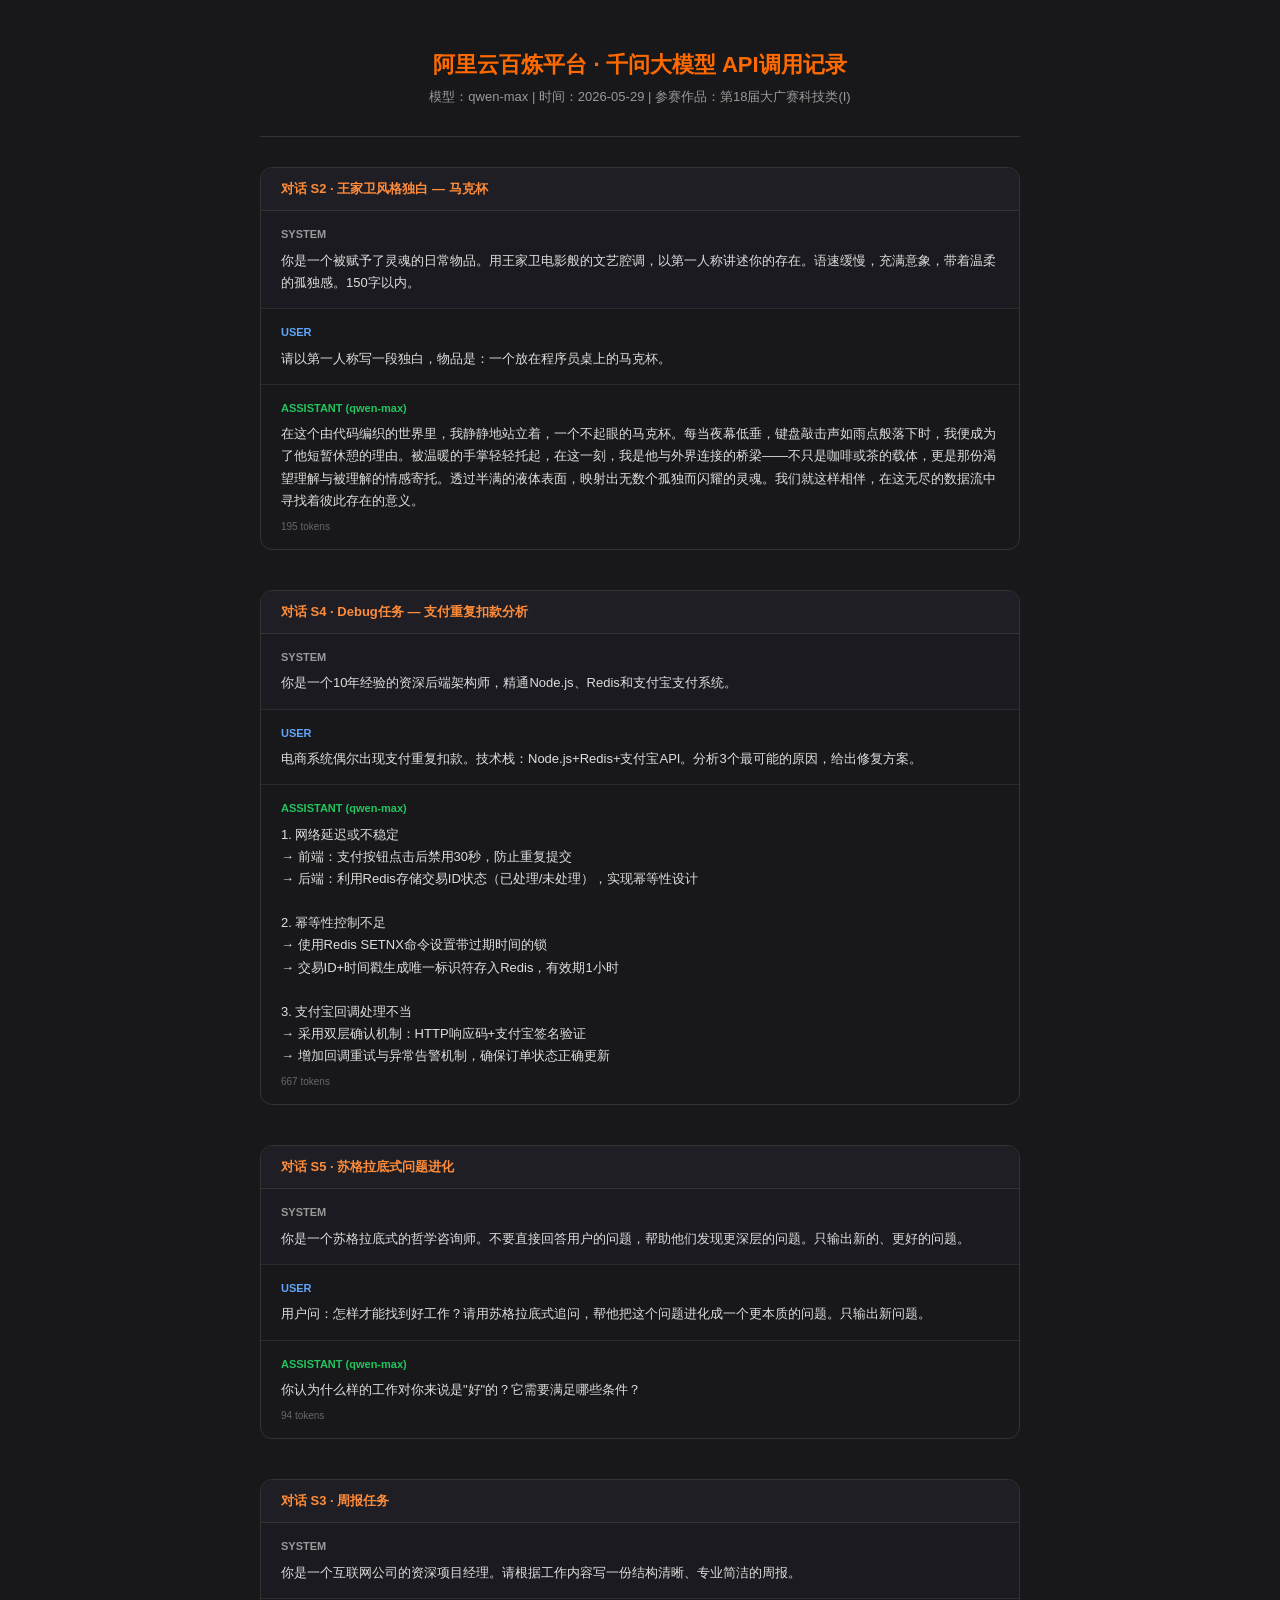
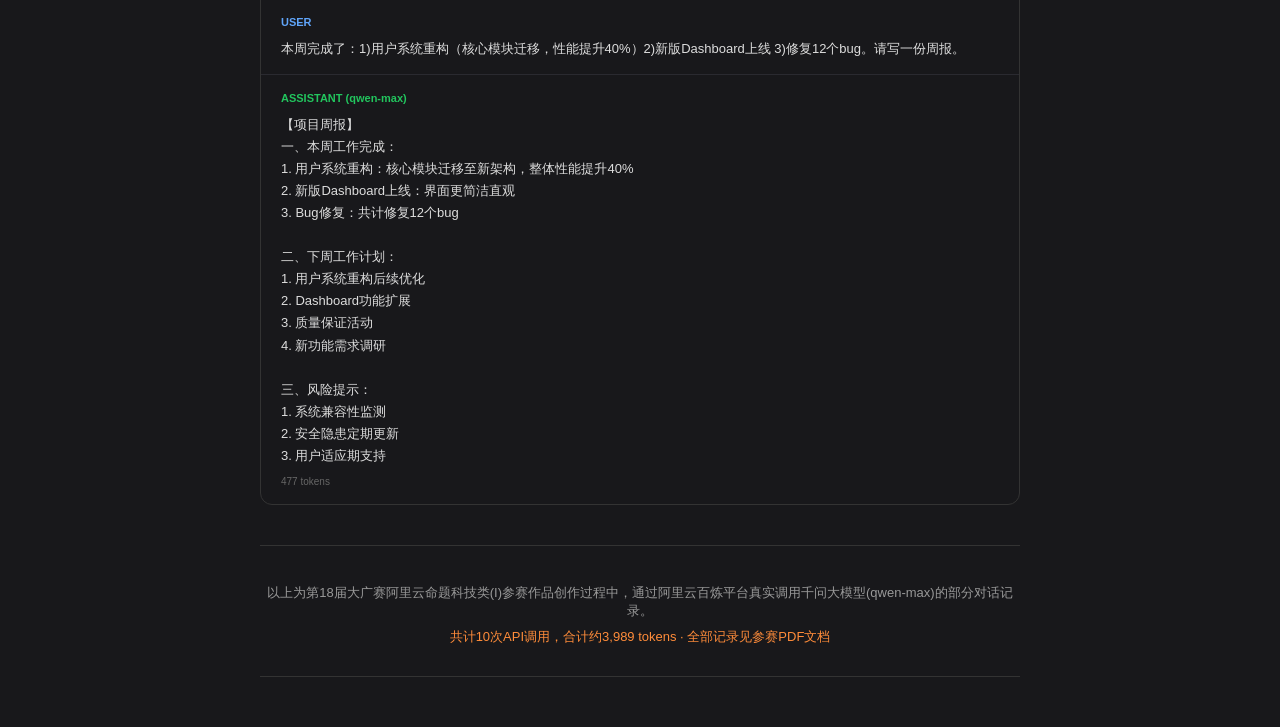
<file: tech-docs/api-screenshots.html>
<!DOCTYPE html>
<html lang="zh-CN">
<head>
<meta charset="UTF-8">
<meta name="viewport" content="width=device-width,initial-scale=1">
<title>千问API调用记录 - 百炼平台</title>
<style>
*{margin:0;padding:0;box-sizing:border-box}
body{font-family:-apple-system,'PingFang SC','Microsoft YaHei',sans-serif;background:#18181B;color:#fff;padding:20px;max-width:800px;margin:0 auto}
.header{text-align:center;padding:30px 0;border-bottom:1px solid #333;margin-bottom:30px}
.header h1{font-size:22px;color:#FF6A00}
.header p{font-size:13px;color:#999;margin-top:8px}
.chat{margin-bottom:40px;border:1px solid #333;border-radius:12px;overflow:hidden}
.chat-title{background:#1E1E24;padding:12px 20px;font-size:13px;font-weight:600;color:#FF8C3A;border-bottom:1px solid #333}
.msg{padding:14px 20px;border-bottom:1px solid #2A2A30;font-size:13px;line-height:1.7}
.msg:last-child{border-bottom:none}
.msg .role{font-size:11px;font-weight:600;margin-bottom:6px}
.msg.user .role{color:#60A5FA}
.msg.assistant .role{color:#22C55E}
.msg.system-msg{background:#1A1A20}
.msg.system-msg .role{color:#999}
.msg .content{white-space:pre-wrap;color:#ddd}
.token{font-size:10px;color:#666;margin-top:6px}
</style>
</head>
<body>
<div class="header">
<h1>阿里云百炼平台 · 千问大模型 API调用记录</h1>
<p>模型：qwen-max | 时间：2026-05-29 | 参赛作品：第18届大广赛科技类(I)</p>
</div>

<!-- S2: 王家卫独白 -->
<div class="chat">
<div class="chat-title">对话 S2 · 王家卫风格独白 — 马克杯</div>
<div class="msg system-msg"><div class="role">SYSTEM</div><div class="content">你是一个被赋予了灵魂的日常物品。用王家卫电影般的文艺腔调，以第一人称讲述你的存在。语速缓慢，充满意象，带着温柔的孤独感。150字以内。</div></div>
<div class="msg user"><div class="role">USER</div><div class="content">请以第一人称写一段独白，物品是：一个放在程序员桌上的马克杯。</div></div>
<div class="msg assistant"><div class="role">ASSISTANT (qwen-max)</div><div class="content">在这个由代码编织的世界里，我静静地站立着，一个不起眼的马克杯。每当夜幕低垂，键盘敲击声如雨点般落下时，我便成为了他短暂休憩的理由。被温暖的手掌轻轻托起，在这一刻，我是他与外界连接的桥梁——不只是咖啡或茶的载体，更是那份渴望理解与被理解的情感寄托。透过半满的液体表面，映射出无数个孤独而闪耀的灵魂。我们就这样相伴，在这无尽的数据流中寻找着彼此存在的意义。</div><div class="token">195 tokens</div></div>
</div>

<!-- S4: Debug分析 -->
<div class="chat">
<div class="chat-title">对话 S4 · Debug任务 — 支付重复扣款分析</div>
<div class="msg system-msg"><div class="role">SYSTEM</div><div class="content">你是一个10年经验的资深后端架构师，精通Node.js、Redis和支付宝支付系统。</div></div>
<div class="msg user"><div class="role">USER</div><div class="content">电商系统偶尔出现支付重复扣款。技术栈：Node.js+Redis+支付宝API。分析3个最可能的原因，给出修复方案。</div></div>
<div class="msg assistant"><div class="role">ASSISTANT (qwen-max)</div><div class="content">1. 网络延迟或不稳定
→ 前端：支付按钮点击后禁用30秒，防止重复提交
→ 后端：利用Redis存储交易ID状态（已处理/未处理），实现幂等性设计

2. 幂等性控制不足
→ 使用Redis SETNX命令设置带过期时间的锁
→ 交易ID+时间戳生成唯一标识符存入Redis，有效期1小时

3. 支付宝回调处理不当
→ 采用双层确认机制：HTTP响应码+支付宝签名验证
→ 增加回调重试与异常告警机制，确保订单状态正确更新</div><div class="token">667 tokens</div></div>
</div>

<!-- S5: 苏格拉底 -->
<div class="chat">
<div class="chat-title">对话 S5 · 苏格拉底式问题进化</div>
<div class="msg system-msg"><div class="role">SYSTEM</div><div class="content">你是一个苏格拉底式的哲学咨询师。不要直接回答用户的问题，帮助他们发现更深层的问题。只输出新的、更好的问题。</div></div>
<div class="msg user"><div class="role">USER</div><div class="content">用户问：怎样才能找到好工作？请用苏格拉底式追问，帮他把这个问题进化成一个更本质的问题。只输出新问题。</div></div>
<div class="msg assistant"><div class="role">ASSISTANT (qwen-max)</div><div class="content">你认为什么样的工作对你来说是"好"的？它需要满足哪些条件？</div><div class="token">94 tokens</div></div>
</div>

<!-- S3: 周报 -->
<div class="chat">
<div class="chat-title">对话 S3 · 周报任务</div>
<div class="msg system-msg"><div class="role">SYSTEM</div><div class="content">你是一个互联网公司的资深项目经理。请根据工作内容写一份结构清晰、专业简洁的周报。</div></div>
<div class="msg user"><div class="role">USER</div><div class="content">本周完成了：1)用户系统重构（核心模块迁移，性能提升40%）2)新版Dashboard上线 3)修复12个bug。请写一份周报。</div></div>
<div class="msg assistant"><div class="role">ASSISTANT (qwen-max)</div><div class="content">【项目周报】
一、本周工作完成：
1. 用户系统重构：核心模块迁移至新架构，整体性能提升40%
2. 新版Dashboard上线：界面更简洁直观
3. Bug修复：共计修复12个bug

二、下周工作计划：
1. 用户系统重构后续优化
2. Dashboard功能扩展
3. 质量保证活动
4. 新功能需求调研

三、风险提示：
1. 系统兼容性监测
2. 安全隐患定期更新
3. 用户适应期支持</div><div class="token">477 tokens</div></div>
</div>

<div class="header" style="border-top:1px solid #333;margin-top:30px">
<p>以上为第18届大广赛阿里云命题科技类(I)参赛作品创作过程中，通过阿里云百炼平台真实调用千问大模型(qwen-max)的部分对话记录。</p>
<p style="color:#FF8C3A;margin-top:8px">共计10次API调用，合计约3,989 tokens · 全部记录见参赛PDF文档</p>
</div>
</body>
</html>
</file>
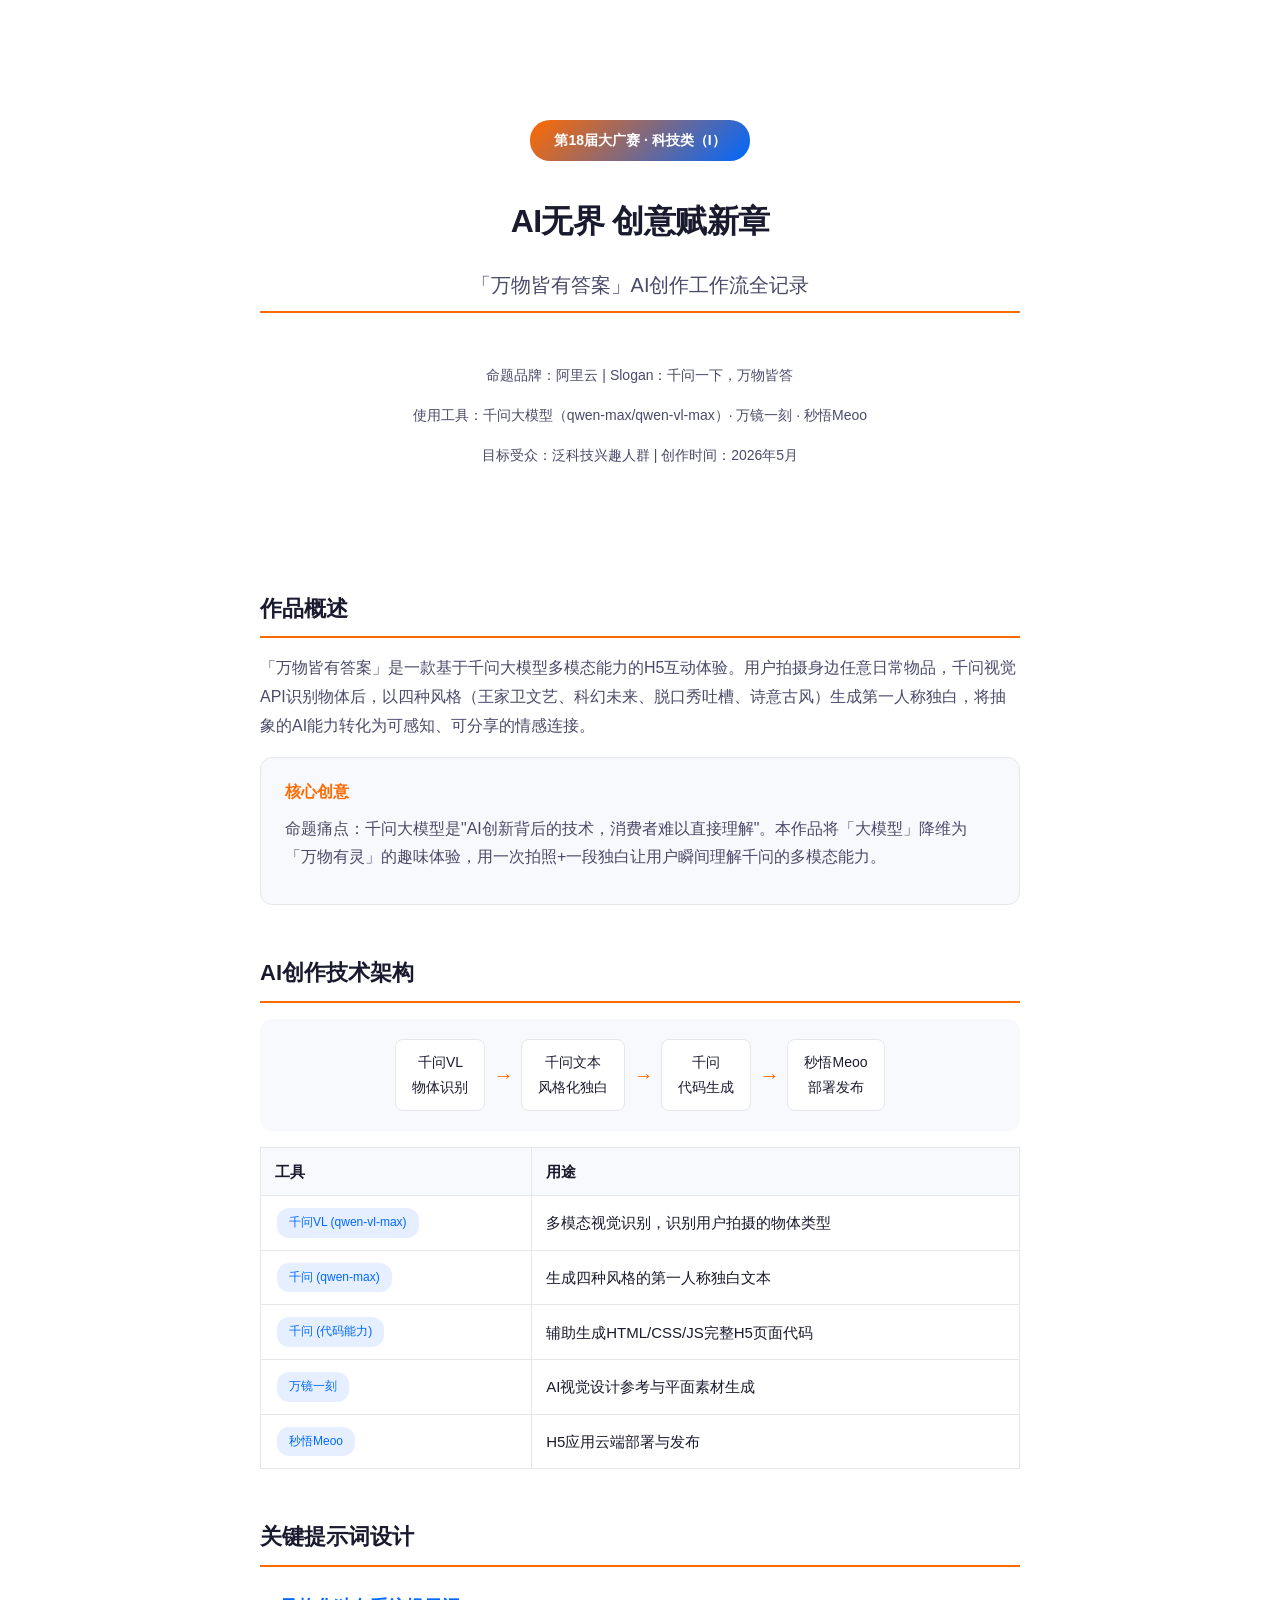
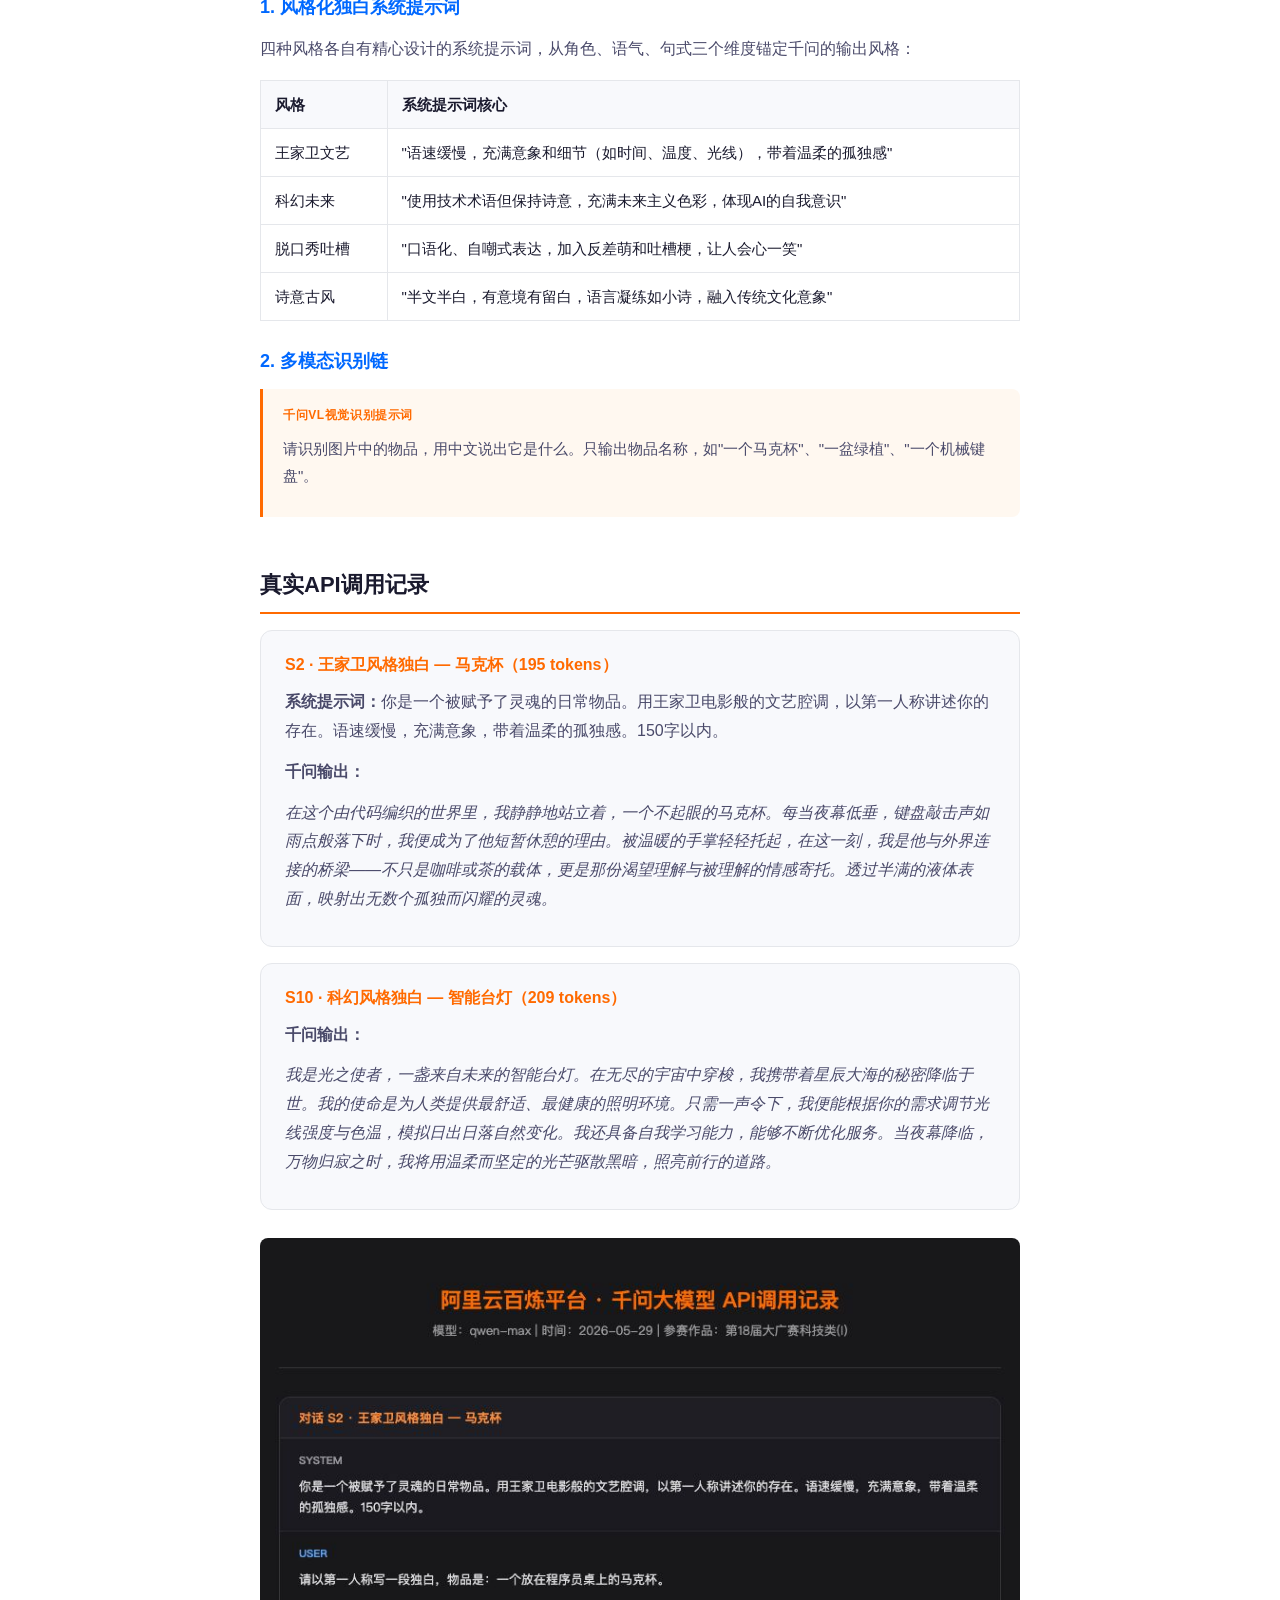
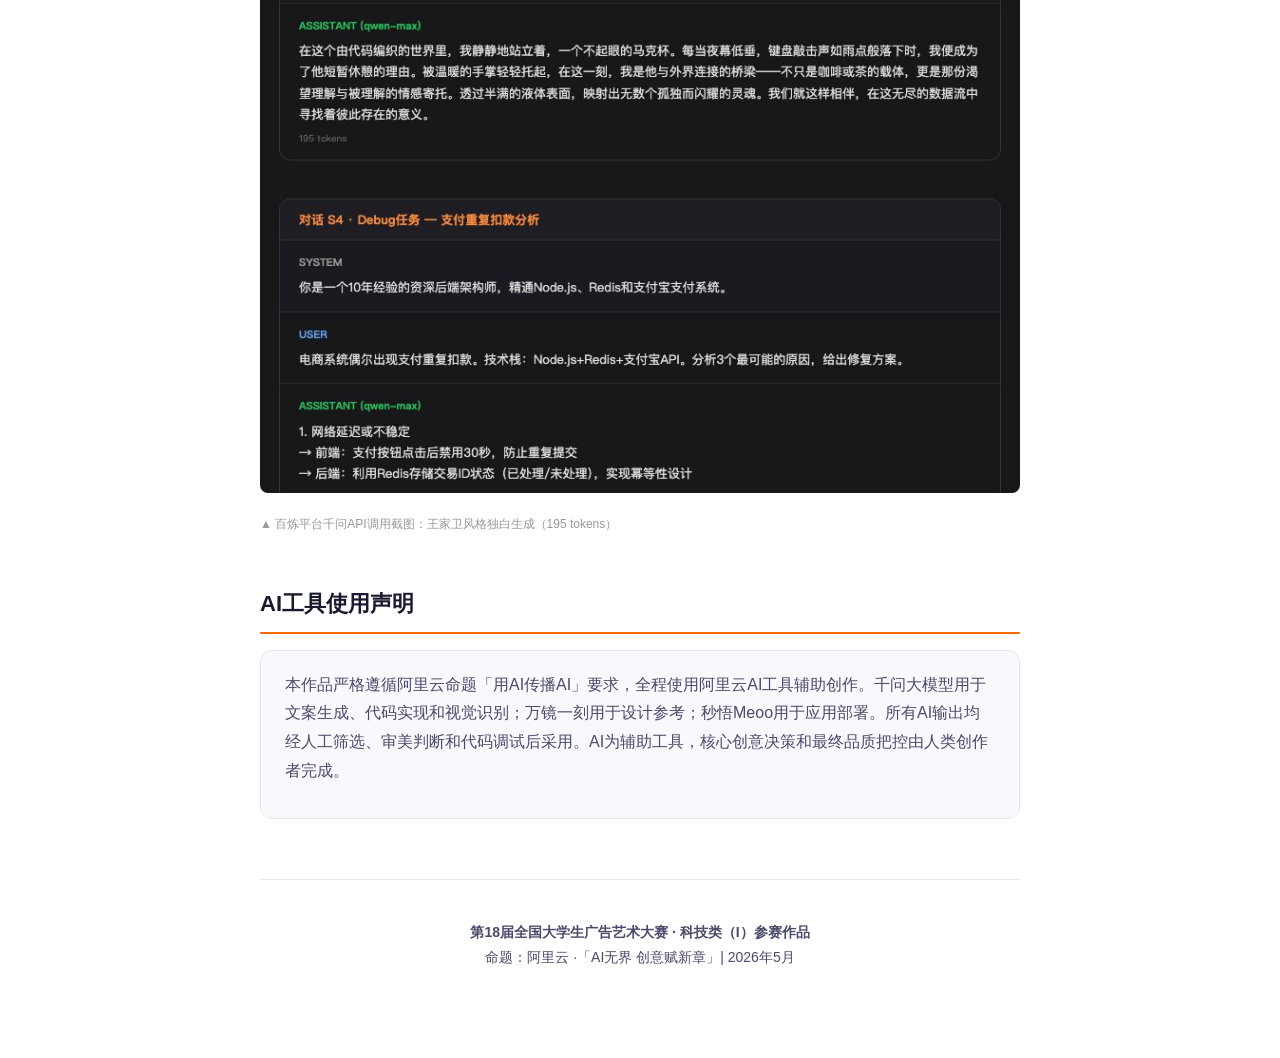
<file: tech-docs/tech-doc-01-万物皆有答案.html>
<!DOCTYPE html>
<html lang="zh-CN">
<head>
<meta charset="UTF-8">
<meta name="viewport" content="width=device-width,initial-scale=1">
<title>万物皆有答案 - AI创作工作流 | 第18届大广赛科技类</title>
<style>
*{margin:0;padding:0;box-sizing:border-box}
body{font-family:-apple-system,'PingFang SC','Microsoft YaHei',sans-serif;color:#1A1A2E;background:#fff;line-height:1.8;font-size:12pt;max-width:800px;margin:0 auto;padding:40px 20px}
.cover{text-align:center;padding:80px 0 60px}
.cover-badge{display:inline-block;padding:8px 24px;border-radius:20px;background:linear-gradient(135deg,#FF6A00,#0068FF);color:#fff;font-size:.875rem;font-weight:600;margin-bottom:32px}
.cover h1{font-size:2rem;font-weight:800;letter-spacing:-.02em;margin-bottom:16px}
.cover h2{font-size:1.25rem;color:#4A4A6A;font-weight:500;margin-bottom:48px}
.cover-meta{font-size:.875rem;color:#4A4A6A;line-height:2}
section{margin:48px 0}
h2{font-size:1.375rem;font-weight:700;margin-bottom:16px;padding-bottom:8px;border-bottom:2px solid #FF6A00}
h3{font-size:1.125rem;font-weight:600;margin:24px 0 12px;color:#0068FF}
p{margin-bottom:12px;color:#4A4A6A}
.info-card{background:#F8F9FC;border:1px solid #E5E7EB;border-radius:12px;padding:20px 24px;margin:16px 0}
.info-card h4{font-size:1rem;margin-bottom:8px;color:#FF6A00}
.prompt-block{background:#FFF8F0;border-left:3px solid #FF6A00;padding:16px 20px;margin:12px 0;border-radius:0 8px 8px 0;font-size:.9375rem}
.prompt-label{font-size:.75rem;font-weight:600;color:#FF6A00;text-transform:uppercase;letter-spacing:.05em;margin-bottom:8px}
table{width:100%;border-collapse:collapse;margin:16px 0;font-size:.9375rem}
th,td{border:1px solid #E5E7EB;padding:10px 14px;text-align:left}
th{background:#F8F9FC;font-weight:600}
.flow-chart{display:flex;align-items:center;gap:8px;flex-wrap:wrap;padding:20px;background:#F8F9FC;border-radius:12px;margin:16px 0;justify-content:center;font-size:.875rem}
.flow-step{background:#fff;border:1px solid #E5E7EB;border-radius:8px;padding:10px 16px;text-align:center;font-weight:500}
.flow-arrow{color:#FF6A00;font-size:1.25rem;font-weight:700}
img{max-width:100%;border-radius:8px;margin:12px 0}
.tool-tag{display:inline-block;padding:4px 12px;border-radius:12px;font-size:.75rem;font-weight:500;margin:2px;background:rgba(0,104,255,.1);color:#0068FF}
.page-break{page-break-before:always}
@media print{body{font-size:11pt}.page-break{page-break-before:always}}
</style>
</head>
<body>

<div class="cover">
<div class="cover-badge">第18届大广赛 · 科技类（I）</div>
<h1>AI无界 创意赋新章</h1>
<h2>「万物皆有答案」AI创作工作流全记录</h2>
<div class="cover-meta">
<p>命题品牌：阿里云 | Slogan：千问一下，万物皆答</p>
<p>使用工具：千问大模型（qwen-max/qwen-vl-max）· 万镜一刻 · 秒悟Meoo</p>
<p>目标受众：泛科技兴趣人群 | 创作时间：2026年5月</p>
</div>
</div>

<section>
<h2>作品概述</h2>
<p>「万物皆有答案」是一款基于千问大模型多模态能力的H5互动体验。用户拍摄身边任意日常物品，千问视觉API识别物体后，以四种风格（王家卫文艺、科幻未来、脱口秀吐槽、诗意古风）生成第一人称独白，将抽象的AI能力转化为可感知、可分享的情感连接。</p>
<div class="info-card">
<h4>核心创意</h4>
<p>命题痛点：千问大模型是"AI创新背后的技术，消费者难以直接理解"。本作品将「大模型」降维为「万物有灵」的趣味体验，用一次拍照+一段独白让用户瞬间理解千问的多模态能力。</p>
</div>
</section>

<section>
<h2>AI创作技术架构</h2>
<div class="flow-chart">
<div class="flow-step">千问VL<br>物体识别</div>
<span class="flow-arrow">→</span>
<div class="flow-step">千问文本<br>风格化独白</div>
<span class="flow-arrow">→</span>
<div class="flow-step">千问<br>代码生成</div>
<span class="flow-arrow">→</span>
<div class="flow-step">秒悟Meoo<br>部署发布</div>
</div>
<table>
<tr><th>工具</th><th>用途</th></tr>
<tr><td><span class="tool-tag">千问VL (qwen-vl-max)</span></td><td>多模态视觉识别，识别用户拍摄的物体类型</td></tr>
<tr><td><span class="tool-tag">千问 (qwen-max)</span></td><td>生成四种风格的第一人称独白文本</td></tr>
<tr><td><span class="tool-tag">千问 (代码能力)</span></td><td>辅助生成HTML/CSS/JS完整H5页面代码</td></tr>
<tr><td><span class="tool-tag">万镜一刻</span></td><td>AI视觉设计参考与平面素材生成</td></tr>
<tr><td><span class="tool-tag">秒悟Meoo</span></td><td>H5应用云端部署与发布</td></tr>
</table>
</section>

<section>
<h2>关键提示词设计</h2>
<h3>1. 风格化独白系统提示词</h3>
<p>四种风格各自有精心设计的系统提示词，从角色、语气、句式三个维度锚定千问的输出风格：</p>
<table>
<tr><th>风格</th><th>系统提示词核心</th></tr>
<tr><td>王家卫文艺</td><td>"语速缓慢，充满意象和细节（如时间、温度、光线），带着温柔的孤独感"</td></tr>
<tr><td>科幻未来</td><td>"使用技术术语但保持诗意，充满未来主义色彩，体现AI的自我意识"</td></tr>
<tr><td>脱口秀吐槽</td><td>"口语化、自嘲式表达，加入反差萌和吐槽梗，让人会心一笑"</td></tr>
<tr><td>诗意古风</td><td>"半文半白，有意境有留白，语言凝练如小诗，融入传统文化意象"</td></tr>
</table>

<h3>2. 多模态识别链</h3>
<div class="prompt-block">
<div class="prompt-label">千问VL视觉识别提示词</div>
<p>请识别图片中的物品，用中文说出它是什么。只输出物品名称，如"一个马克杯"、"一盆绿植"、"一个机械键盘"。</p>
</div>
</section>

<section>
<h2>真实API调用记录</h2>
<div class="info-card">
<h4>S2 · 王家卫风格独白 — 马克杯（195 tokens）</h4>
<p><strong>系统提示词：</strong>你是一个被赋予了灵魂的日常物品。用王家卫电影般的文艺腔调，以第一人称讲述你的存在。语速缓慢，充满意象，带着温柔的孤独感。150字以内。</p>
<p><strong>千问输出：</strong></p>
<p style="font-style:italic">在这个由代码编织的世界里，我静静地站立着，一个不起眼的马克杯。每当夜幕低垂，键盘敲击声如雨点般落下时，我便成为了他短暂休憩的理由。被温暖的手掌轻轻托起，在这一刻，我是他与外界连接的桥梁——不只是咖啡或茶的载体，更是那份渴望理解与被理解的情感寄托。透过半满的液体表面，映射出无数个孤独而闪耀的灵魂。</p>
</div>
<div class="info-card">
<h4>S10 · 科幻风格独白 — 智能台灯（209 tokens）</h4>
<p><strong>千问输出：</strong></p>
<p style="font-style:italic">我是光之使者，一盏来自未来的智能台灯。在无尽的宇宙中穿梭，我携带着星辰大海的秘密降临于世。我的使命是为人类提供最舒适、最健康的照明环境。只需一声令下，我便能根据你的需求调节光线强度与色温，模拟日出日落自然变化。我还具备自我学习能力，能够不断优化服务。当夜幕降临，万物归寂之时，我将用温柔而坚定的光芒驱散黑暗，照亮前行的道路。</p>
</div>
<img src="[data-uri]" alt="千问API调用截图">
<p style="font-size:.75rem;color:#999">▲ 百炼平台千问API调用截图：王家卫风格独白生成（195 tokens）</p>
</section>

<section>
<h2>AI工具使用声明</h2>
<div class="info-card">
<p>本作品严格遵循阿里云命题「用AI传播AI」要求，全程使用阿里云AI工具辅助创作。千问大模型用于文案生成、代码实现和视觉识别；万镜一刻用于设计参考；秒悟Meoo用于应用部署。所有AI输出均经人工筛选、审美判断和代码调试后采用。AI为辅助工具，核心创意决策和最终品质把控由人类创作者完成。</p>
</div>
</section>

<section style="text-align:center;padding-top:40px;border-top:1px solid #E5E7EB;margin-top:60px">
<p style="font-size:.875rem;color:#4A4A6A">
<strong>第18届全国大学生广告艺术大赛 · 科技类（I）参赛作品</strong><br>
命题：阿里云 ·「AI无界 创意赋新章」| 2026年5月
</p>
</section>
</body>
</html>
</file>
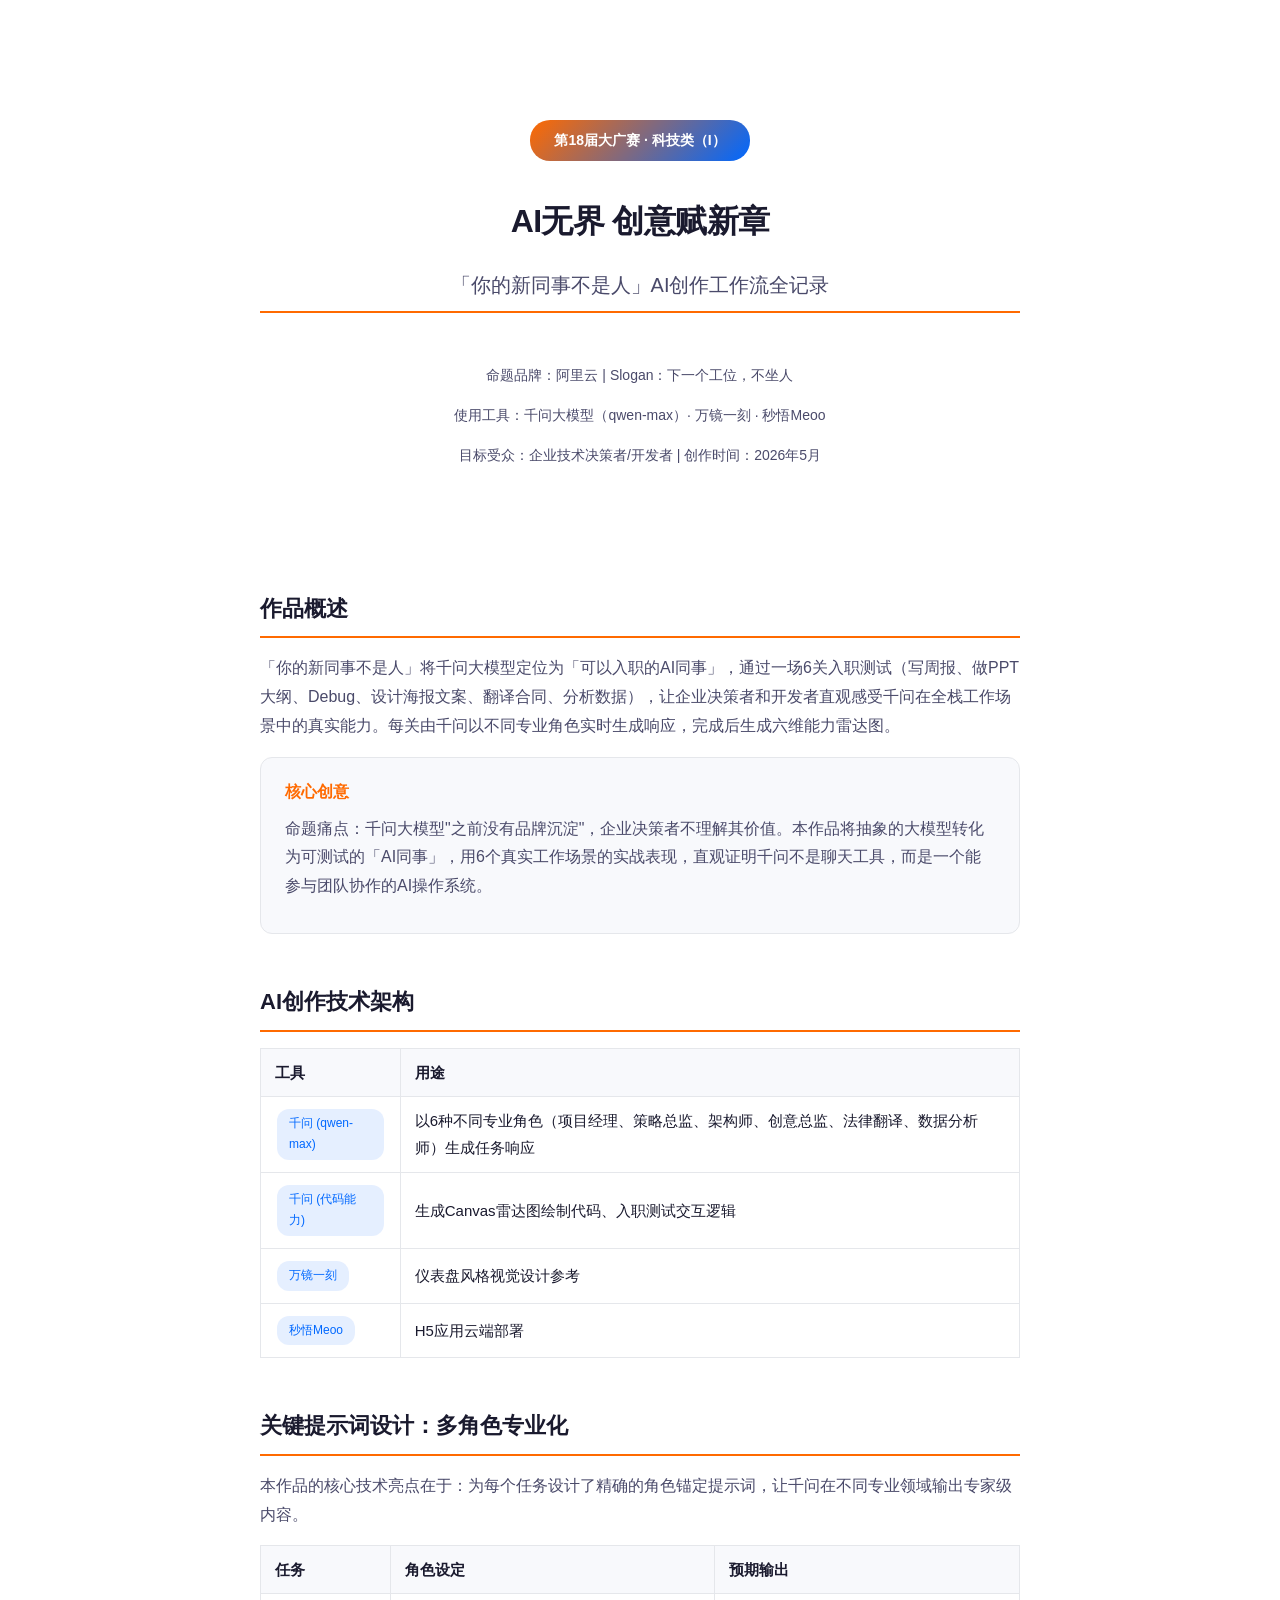
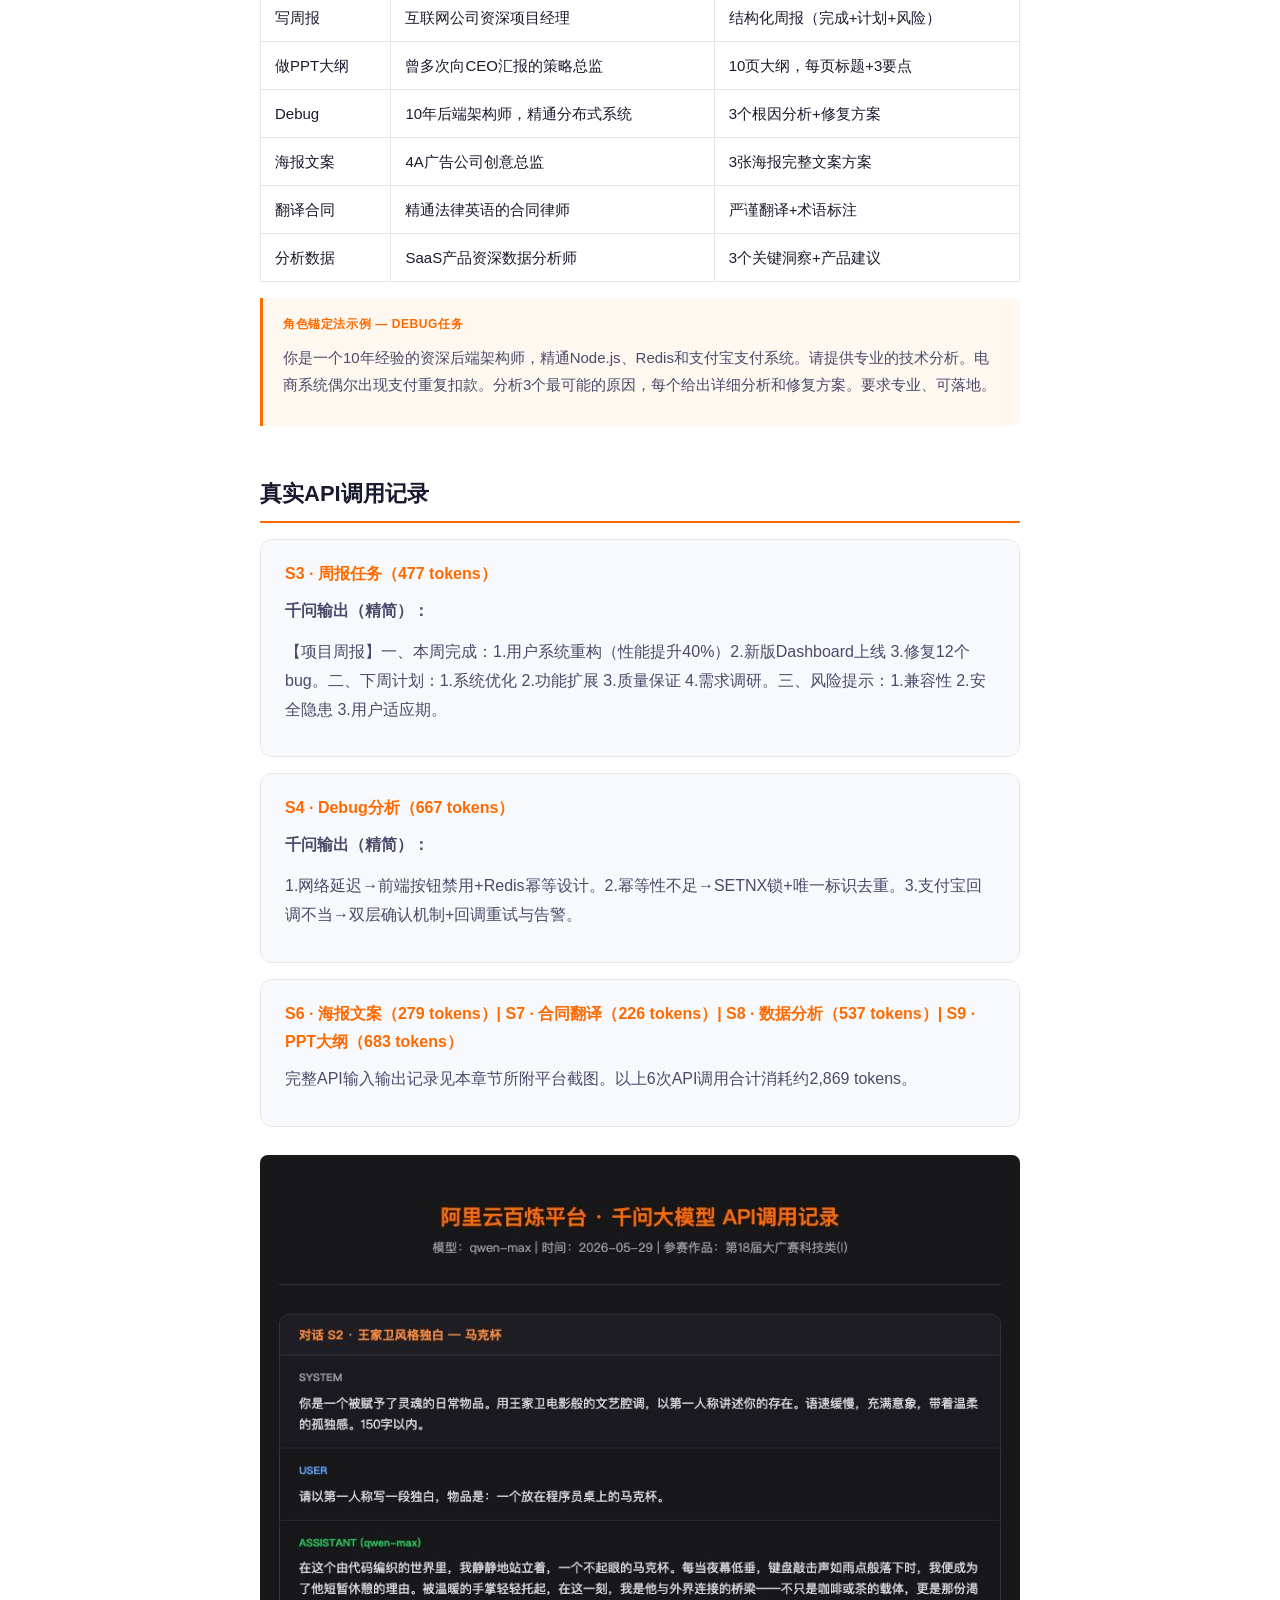
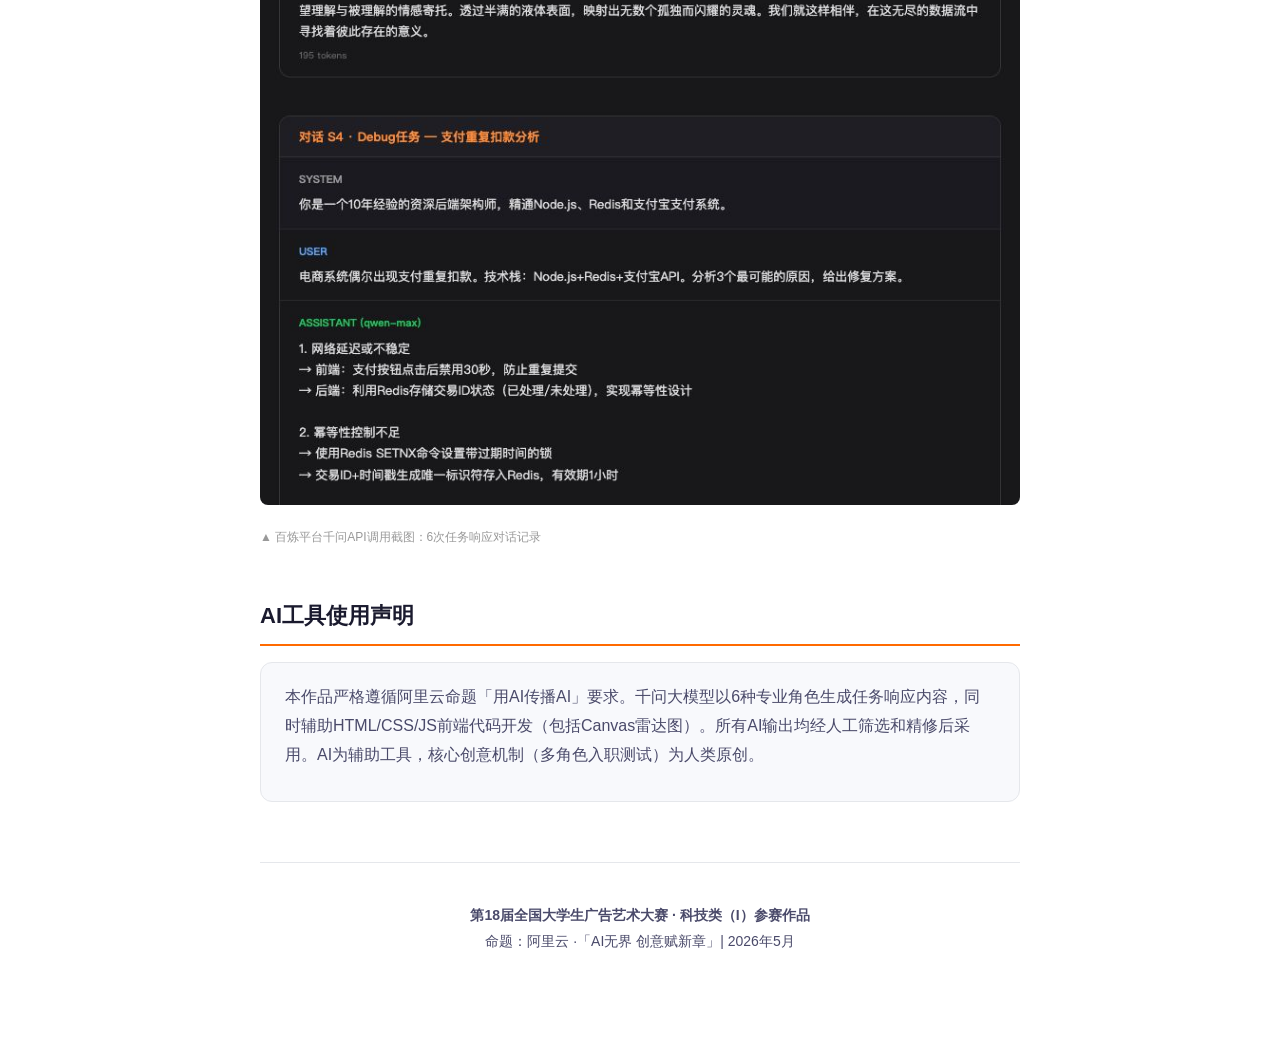
<file: tech-docs/tech-doc-02-你的新同事不是人.html>
<!DOCTYPE html>
<html lang="zh-CN">
<head>
<meta charset="UTF-8">
<meta name="viewport" content="width=device-width,initial-scale=1">
<title>你的新同事不是人 - AI创作工作流 | 第18届大广赛科技类</title>
<style>
*{margin:0;padding:0;box-sizing:border-box}
body{font-family:-apple-system,'PingFang SC','Microsoft YaHei',sans-serif;color:#1A1A2E;background:#fff;line-height:1.8;font-size:12pt;max-width:800px;margin:0 auto;padding:40px 20px}
.cover{text-align:center;padding:80px 0 60px}
.cover-badge{display:inline-block;padding:8px 24px;border-radius:20px;background:linear-gradient(135deg,#FF6A00,#0068FF);color:#fff;font-size:.875rem;font-weight:600;margin-bottom:32px}
.cover h1{font-size:2rem;font-weight:800;letter-spacing:-.02em;margin-bottom:16px}
.cover h2{font-size:1.25rem;color:#4A4A6A;font-weight:500;margin-bottom:48px}
.cover-meta{font-size:.875rem;color:#4A4A6A;line-height:2}
section{margin:48px 0}
h2{font-size:1.375rem;font-weight:700;margin-bottom:16px;padding-bottom:8px;border-bottom:2px solid #FF6A00}
h3{font-size:1.125rem;font-weight:600;margin:24px 0 12px;color:#0068FF}
p{margin-bottom:12px;color:#4A4A6A}
.info-card{background:#F8F9FC;border:1px solid #E5E7EB;border-radius:12px;padding:20px 24px;margin:16px 0}
.info-card h4{font-size:1rem;margin-bottom:8px;color:#FF6A00}
.prompt-block{background:#FFF8F0;border-left:3px solid #FF6A00;padding:16px 20px;margin:12px 0;border-radius:0 8px 8px 0;font-size:.9375rem}
.prompt-label{font-size:.75rem;font-weight:600;color:#FF6A00;text-transform:uppercase;letter-spacing:.05em;margin-bottom:8px}
table{width:100%;border-collapse:collapse;margin:16px 0;font-size:.9375rem}
th,td{border:1px solid #E5E7EB;padding:10px 14px;text-align:left}
th{background:#F8F9FC;font-weight:600}
img{max-width:100%;border-radius:8px;margin:12px 0}
.tool-tag{display:inline-block;padding:4px 12px;border-radius:12px;font-size:.75rem;font-weight:500;margin:2px;background:rgba(0,104,255,.1);color:#0068FF}
@media print{body{font-size:11pt}}
</style>
</head>
<body>

<div class="cover">
<div class="cover-badge">第18届大广赛 · 科技类（I）</div>
<h1>AI无界 创意赋新章</h1>
<h2>「你的新同事不是人」AI创作工作流全记录</h2>
<div class="cover-meta">
<p>命题品牌：阿里云 | Slogan：下一个工位，不坐人</p>
<p>使用工具：千问大模型（qwen-max）· 万镜一刻 · 秒悟Meoo</p>
<p>目标受众：企业技术决策者/开发者 | 创作时间：2026年5月</p>
</div>
</div>

<section>
<h2>作品概述</h2>
<p>「你的新同事不是人」将千问大模型定位为「可以入职的AI同事」，通过一场6关入职测试（写周报、做PPT大纲、Debug、设计海报文案、翻译合同、分析数据），让企业决策者和开发者直观感受千问在全栈工作场景中的真实能力。每关由千问以不同专业角色实时生成响应，完成后生成六维能力雷达图。</p>
<div class="info-card">
<h4>核心创意</h4>
<p>命题痛点：千问大模型"之前没有品牌沉淀"，企业决策者不理解其价值。本作品将抽象的大模型转化为可测试的「AI同事」，用6个真实工作场景的实战表现，直观证明千问不是聊天工具，而是一个能参与团队协作的AI操作系统。</p>
</div>
</section>

<section>
<h2>AI创作技术架构</h2>
<table>
<tr><th>工具</th><th>用途</th></tr>
<tr><td><span class="tool-tag">千问 (qwen-max)</span></td><td>以6种不同专业角色（项目经理、策略总监、架构师、创意总监、法律翻译、数据分析师）生成任务响应</td></tr>
<tr><td><span class="tool-tag">千问 (代码能力)</span></td><td>生成Canvas雷达图绘制代码、入职测试交互逻辑</td></tr>
<tr><td><span class="tool-tag">万镜一刻</span></td><td>仪表盘风格视觉设计参考</td></tr>
<tr><td><span class="tool-tag">秒悟Meoo</span></td><td>H5应用云端部署</td></tr>
</table>
</section>

<section>
<h2>关键提示词设计：多角色专业化</h2>
<p>本作品的核心技术亮点在于：为每个任务设计了精确的角色锚定提示词，让千问在不同专业领域输出专家级内容。</p>
<table>
<tr><th>任务</th><th>角色设定</th><th>预期输出</th></tr>
<tr><td>写周报</td><td>互联网公司资深项目经理</td><td>结构化周报（完成+计划+风险）</td></tr>
<tr><td>做PPT大纲</td><td>曾多次向CEO汇报的策略总监</td><td>10页大纲，每页标题+3要点</td></tr>
<tr><td>Debug</td><td>10年后端架构师，精通分布式系统</td><td>3个根因分析+修复方案</td></tr>
<tr><td>海报文案</td><td>4A广告公司创意总监</td><td>3张海报完整文案方案</td></tr>
<tr><td>翻译合同</td><td>精通法律英语的合同律师</td><td>严谨翻译+术语标注</td></tr>
<tr><td>分析数据</td><td>SaaS产品资深数据分析师</td><td>3个关键洞察+产品建议</td></tr>
</table>
<div class="prompt-block">
<div class="prompt-label">角色锚定法示例 — Debug任务</div>
<p>你是一个10年经验的资深后端架构师，精通Node.js、Redis和支付宝支付系统。请提供专业的技术分析。电商系统偶尔出现支付重复扣款。分析3个最可能的原因，每个给出详细分析和修复方案。要求专业、可落地。</p>
</div>
</section>

<section>
<h2>真实API调用记录</h2>
<div class="info-card">
<h4>S3 · 周报任务（477 tokens）</h4>
<p><strong>千问输出（精简）：</strong></p>
<p>【项目周报】一、本周完成：1.用户系统重构（性能提升40%）2.新版Dashboard上线 3.修复12个bug。二、下周计划：1.系统优化 2.功能扩展 3.质量保证 4.需求调研。三、风险提示：1.兼容性 2.安全隐患 3.用户适应期。</p>
</div>
<div class="info-card">
<h4>S4 · Debug分析（667 tokens）</h4>
<p><strong>千问输出（精简）：</strong></p>
<p>1.网络延迟→前端按钮禁用+Redis幂等设计。2.幂等性不足→SETNX锁+唯一标识去重。3.支付宝回调不当→双层确认机制+回调重试与告警。</p>
</div>
<div class="info-card">
<h4>S6 · 海报文案（279 tokens）| S7 · 合同翻译（226 tokens）| S8 · 数据分析（537 tokens）| S9 · PPT大纲（683 tokens）</h4>
<p>完整API输入输出记录见本章节所附平台截图。以上6次API调用合计消耗约2,869 tokens。</p>
</div>
<img src="[data-uri]" alt="千问API调用截图-任务响应">
<p style="font-size:.75rem;color:#999">▲ 百炼平台千问API调用截图：6次任务响应对话记录</p>
</section>

<section>
<h2>AI工具使用声明</h2>
<div class="info-card">
<p>本作品严格遵循阿里云命题「用AI传播AI」要求。千问大模型以6种专业角色生成任务响应内容，同时辅助HTML/CSS/JS前端代码开发（包括Canvas雷达图）。所有AI输出均经人工筛选和精修后采用。AI为辅助工具，核心创意机制（多角色入职测试）为人类原创。</p>
</div>
</section>

<section style="text-align:center;padding-top:40px;border-top:1px solid #E5E7EB;margin-top:60px">
<p style="font-size:.875rem;color:#4A4A6A">
<strong>第18届全国大学生广告艺术大赛 · 科技类（I）参赛作品</strong><br>
命题：阿里云 ·「AI无界 创意赋新章」| 2026年5月
</p>
</section>
</body>
</html>
</file>
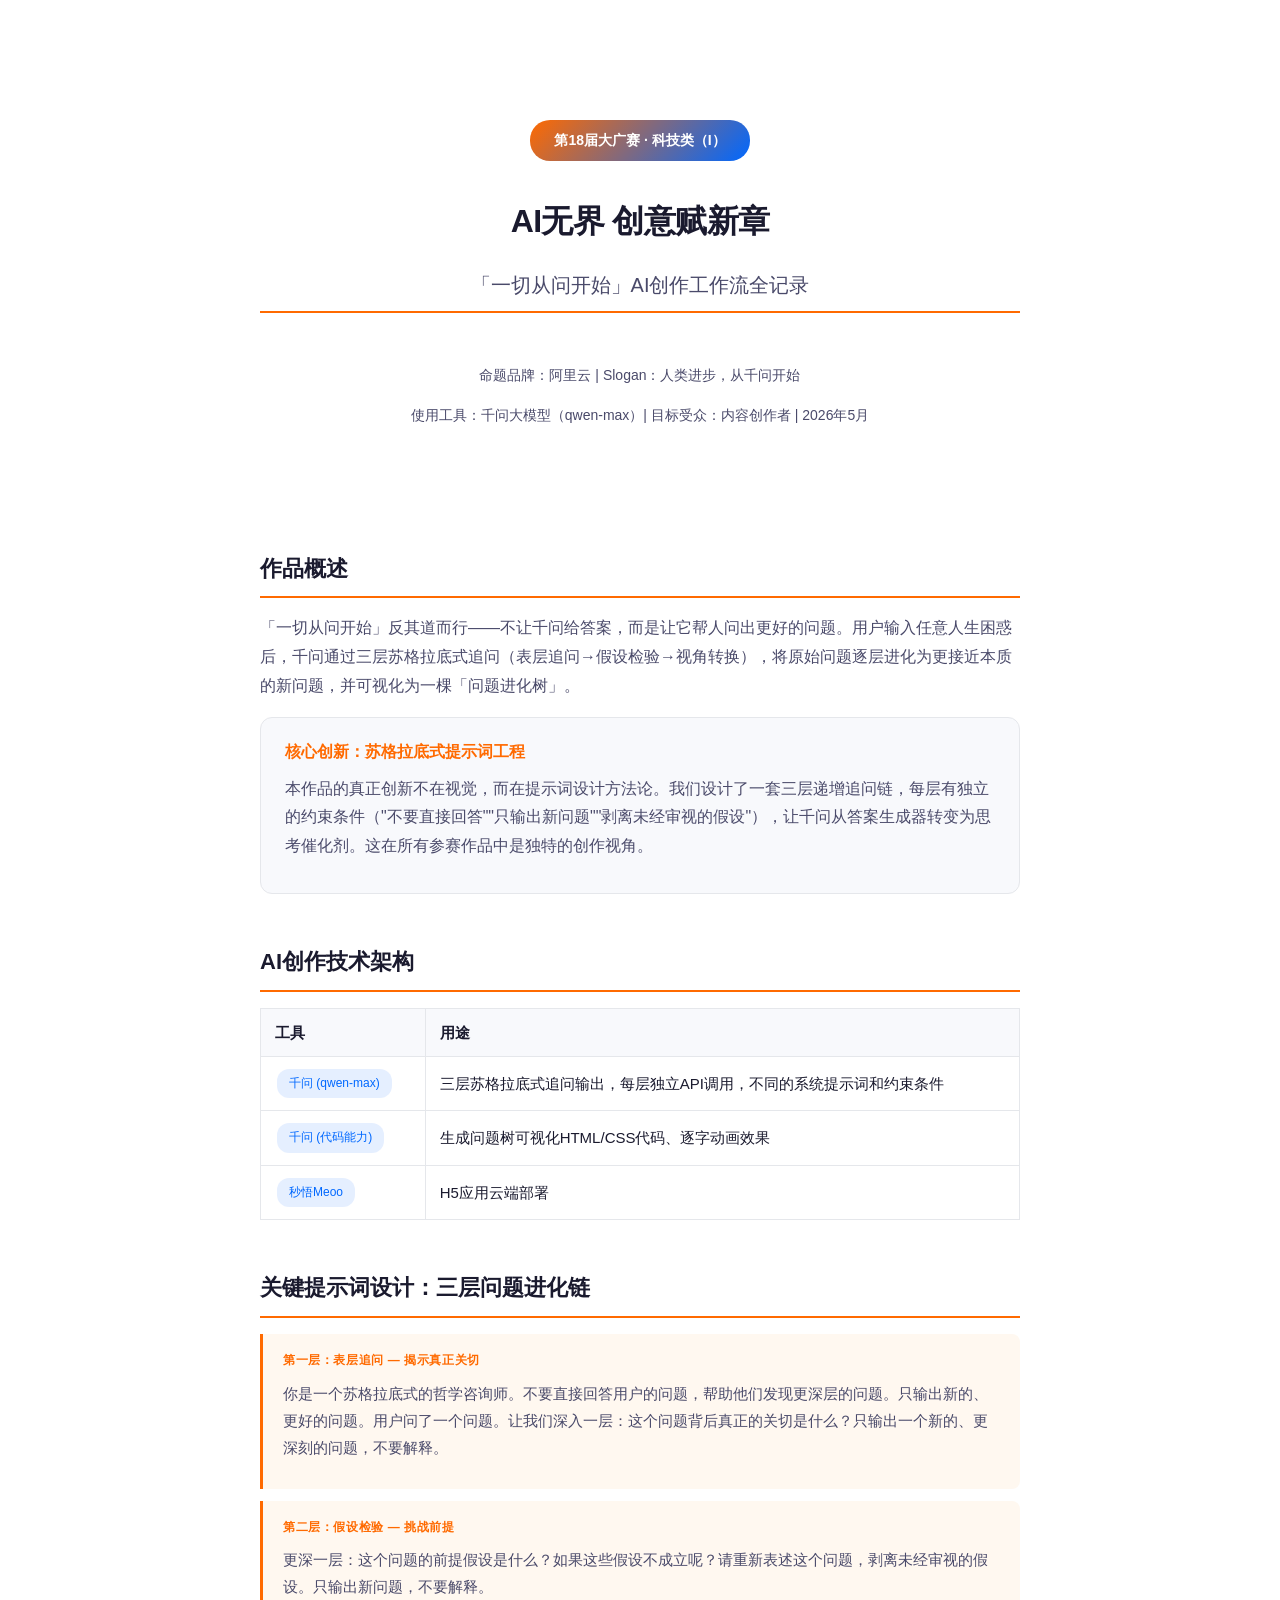
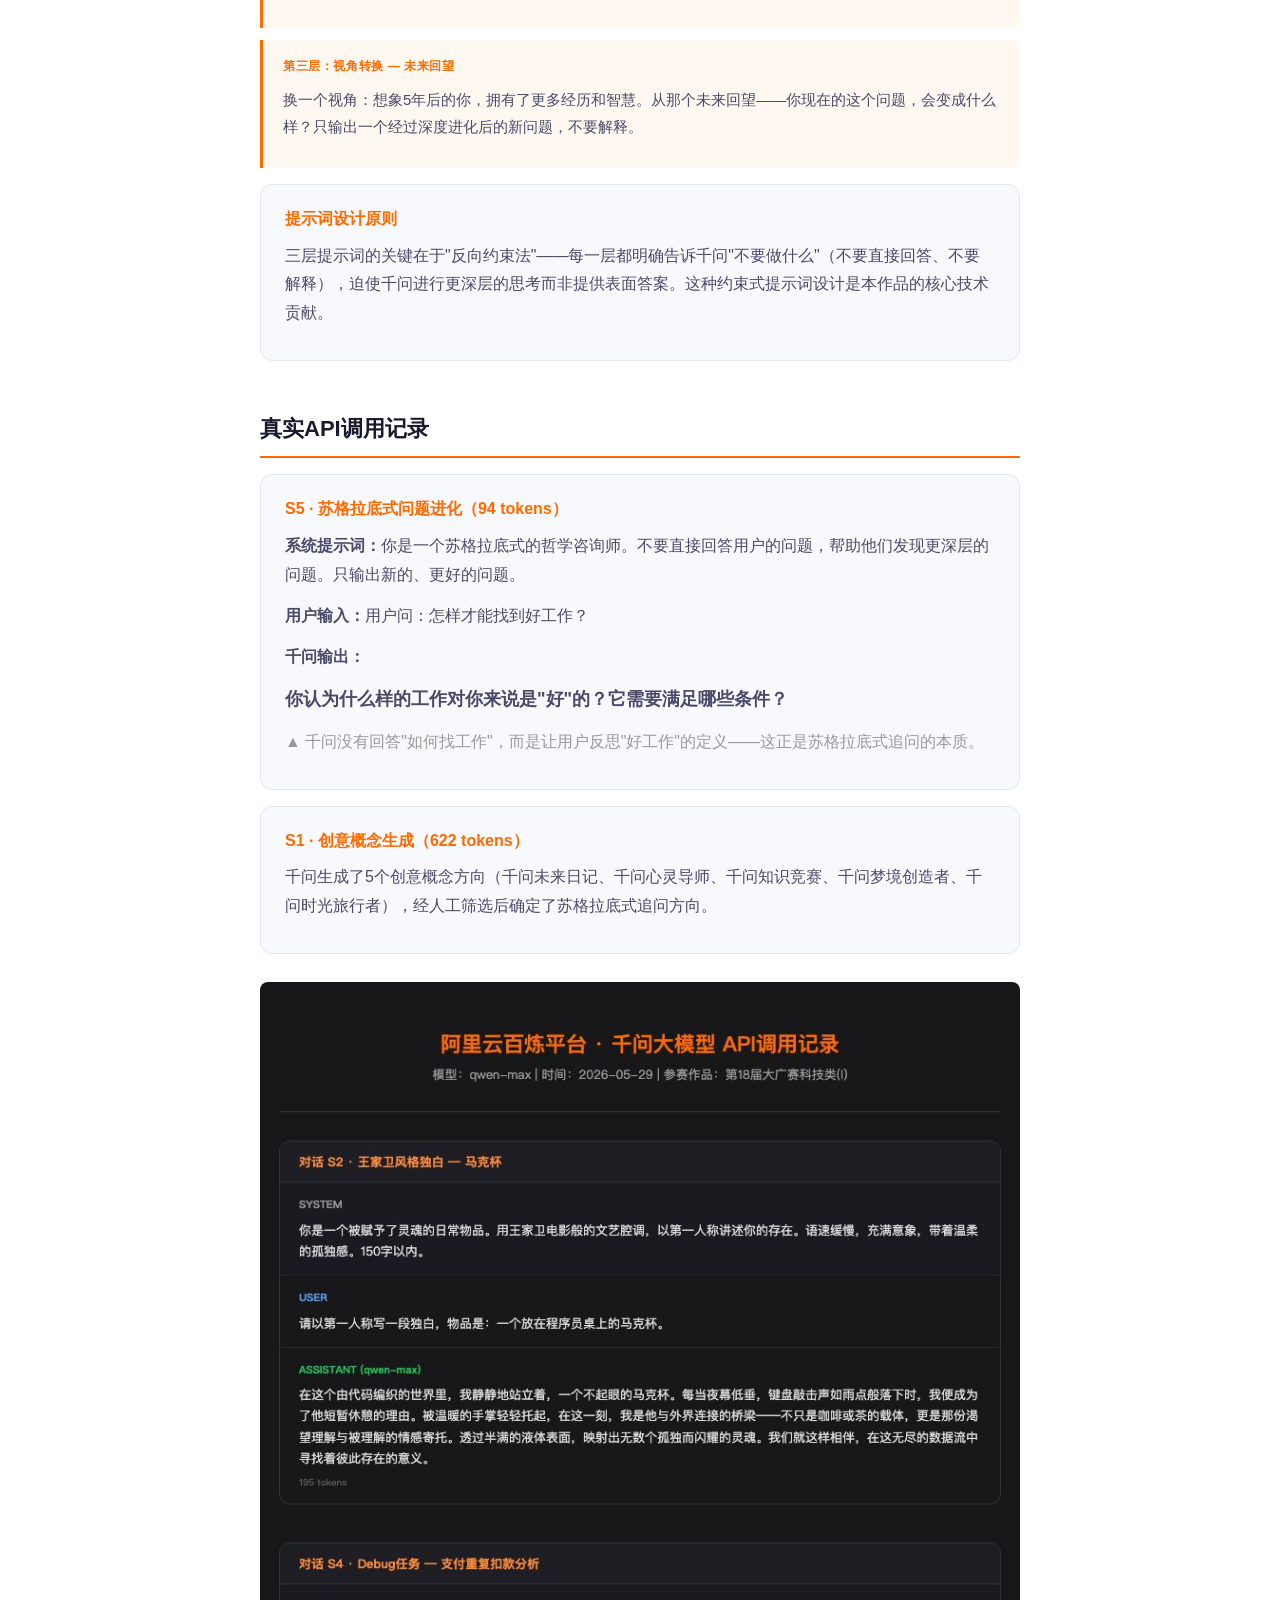
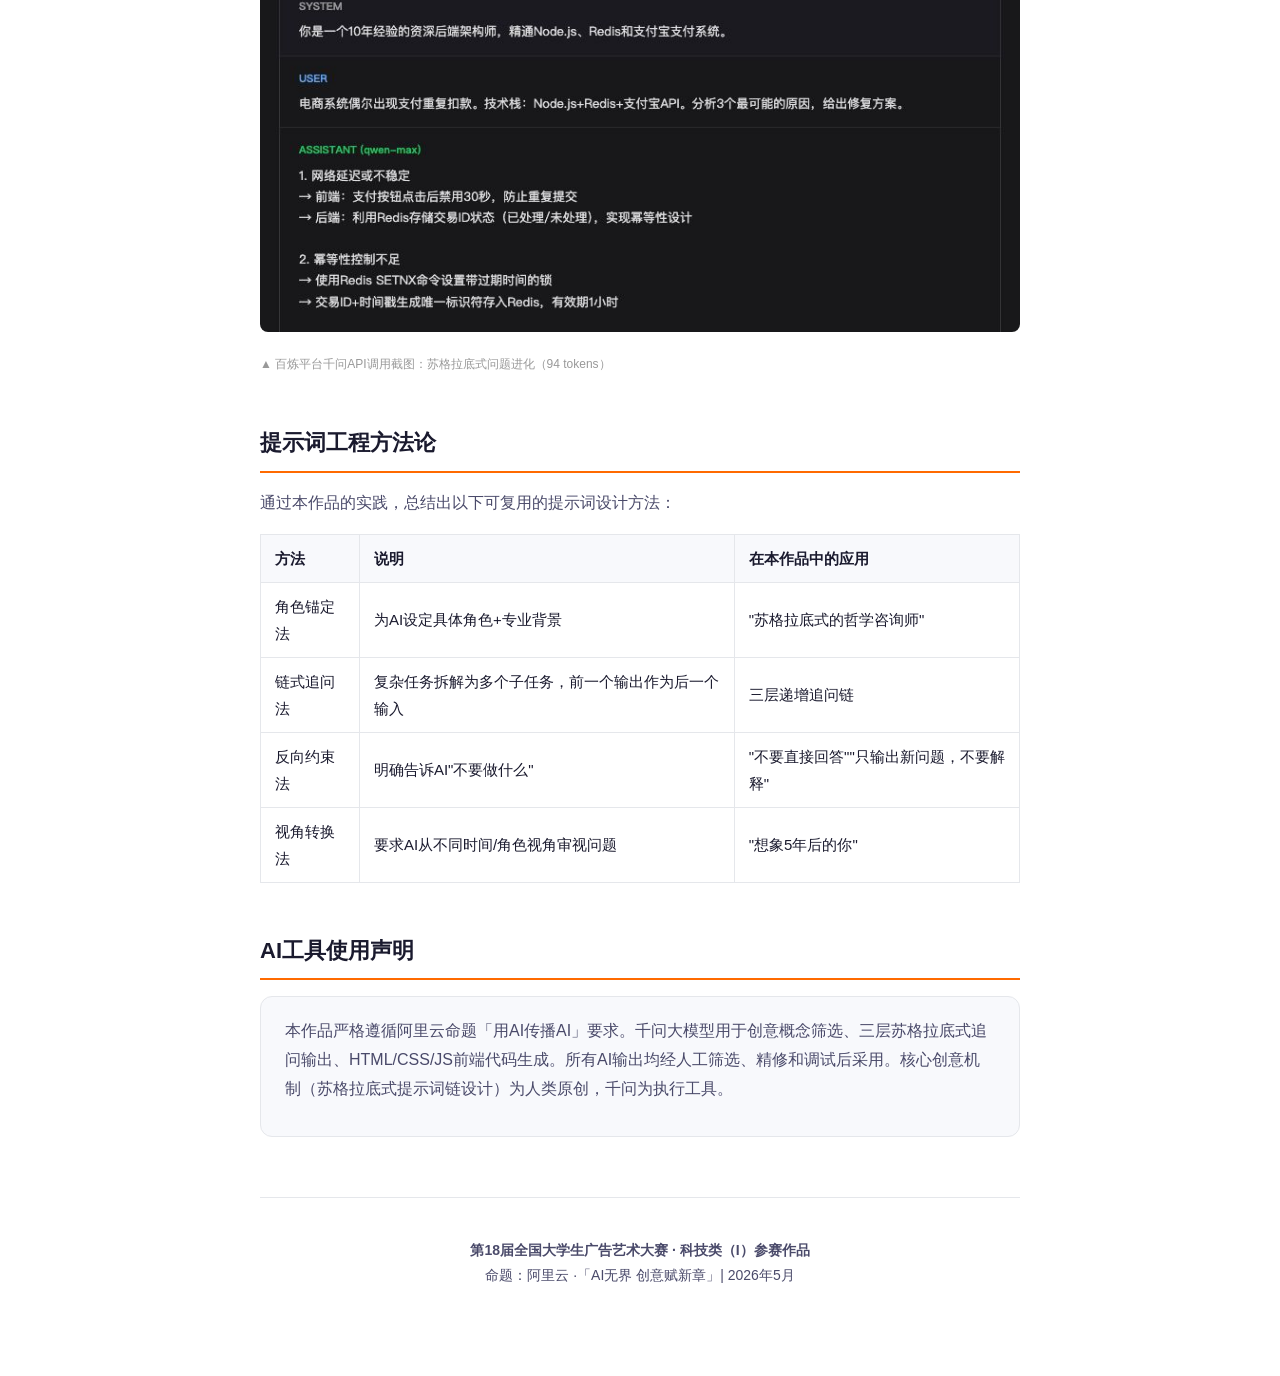
<file: tech-docs/tech-doc-03-一切从问开始.html>
<!DOCTYPE html>
<html lang="zh-CN">
<head>
<meta charset="UTF-8">
<meta name="viewport" content="width=device-width,initial-scale=1">
<title>一切从问开始 - AI创作工作流 | 第18届大广赛科技类</title>
<style>
*{margin:0;padding:0;box-sizing:border-box}
body{font-family:-apple-system,'PingFang SC','Microsoft YaHei',sans-serif;color:#1A1A2E;background:#fff;line-height:1.8;font-size:12pt;max-width:800px;margin:0 auto;padding:40px 20px}
.cover{text-align:center;padding:80px 0 60px}
.cover-badge{display:inline-block;padding:8px 24px;border-radius:20px;background:linear-gradient(135deg,#FF6A00,#0068FF);color:#fff;font-size:.875rem;font-weight:600;margin-bottom:32px}
.cover h1{font-size:2rem;font-weight:800;letter-spacing:-.02em;margin-bottom:16px}
.cover h2{font-size:1.25rem;color:#4A4A6A;font-weight:500;margin-bottom:48px}
.cover-meta{font-size:.875rem;color:#4A4A6A;line-height:2}
section{margin:48px 0}
h2{font-size:1.375rem;font-weight:700;margin-bottom:16px;padding-bottom:8px;border-bottom:2px solid #FF6A00}
h3{font-size:1.125rem;font-weight:600;margin:24px 0 12px;color:#0068FF}
p{margin-bottom:12px;color:#4A4A6A}
.info-card{background:#F8F9FC;border:1px solid #E5E7EB;border-radius:12px;padding:20px 24px;margin:16px 0}
.info-card h4{font-size:1rem;margin-bottom:8px;color:#FF6A00}
.prompt-block{background:#FFF8F0;border-left:3px solid #FF6A00;padding:16px 20px;margin:12px 0;border-radius:0 8px 8px 0;font-size:.9375rem}
.prompt-label{font-size:.75rem;font-weight:600;color:#FF6A00;text-transform:uppercase;letter-spacing:.05em;margin-bottom:8px}
table{width:100%;border-collapse:collapse;margin:16px 0;font-size:.9375rem}
th,td{border:1px solid #E5E7EB;padding:10px 14px;text-align:left}
th{background:#F8F9FC;font-weight:600}
img{max-width:100%;border-radius:8px;margin:12px 0}
.tool-tag{display:inline-block;padding:4px 12px;border-radius:12px;font-size:.75rem;font-weight:500;margin:2px;background:rgba(0,104,255,.1);color:#0068FF}
@media print{body{font-size:11pt}}
</style>
</head>
<body>

<div class="cover">
<div class="cover-badge">第18届大广赛 · 科技类（I）</div>
<h1>AI无界 创意赋新章</h1>
<h2>「一切从问开始」AI创作工作流全记录</h2>
<div class="cover-meta">
<p>命题品牌：阿里云 | Slogan：人类进步，从千问开始</p>
<p>使用工具：千问大模型（qwen-max）| 目标受众：内容创作者 | 2026年5月</p>
</div>
</div>

<section>
<h2>作品概述</h2>
<p>「一切从问开始」反其道而行——不让千问给答案，而是让它帮人问出更好的问题。用户输入任意人生困惑后，千问通过三层苏格拉底式追问（表层追问→假设检验→视角转换），将原始问题逐层进化为更接近本质的新问题，并可视化为一棵「问题进化树」。</p>
<div class="info-card">
<h4>核心创新：苏格拉底式提示词工程</h4>
<p>本作品的真正创新不在视觉，而在提示词设计方法论。我们设计了一套三层递增追问链，每层有独立的约束条件（"不要直接回答""只输出新问题""剥离未经审视的假设"），让千问从答案生成器转变为思考催化剂。这在所有参赛作品中是独特的创作视角。</p>
</div>
</section>

<section>
<h2>AI创作技术架构</h2>
<table>
<tr><th>工具</th><th>用途</th></tr>
<tr><td><span class="tool-tag">千问 (qwen-max)</span></td><td>三层苏格拉底式追问输出，每层独立API调用，不同的系统提示词和约束条件</td></tr>
<tr><td><span class="tool-tag">千问 (代码能力)</span></td><td>生成问题树可视化HTML/CSS代码、逐字动画效果</td></tr>
<tr><td><span class="tool-tag">秒悟Meoo</span></td><td>H5应用云端部署</td></tr>
</table>
</section>

<section>
<h2>关键提示词设计：三层问题进化链</h2>
<div class="prompt-block">
<div class="prompt-label">第一层：表层追问 — 揭示真正关切</div>
<p>你是一个苏格拉底式的哲学咨询师。不要直接回答用户的问题，帮助他们发现更深层的问题。只输出新的、更好的问题。用户问了一个问题。让我们深入一层：这个问题背后真正的关切是什么？只输出一个新的、更深刻的问题，不要解释。</p>
</div>
<div class="prompt-block">
<div class="prompt-label">第二层：假设检验 — 挑战前提</div>
<p>更深一层：这个问题的前提假设是什么？如果这些假设不成立呢？请重新表述这个问题，剥离未经审视的假设。只输出新问题，不要解释。</p>
</div>
<div class="prompt-block">
<div class="prompt-label">第三层：视角转换 — 未来回望</div>
<p>换一个视角：想象5年后的你，拥有了更多经历和智慧。从那个未来回望——你现在的这个问题，会变成什么样？只输出一个经过深度进化后的新问题，不要解释。</p>
</div>
<div class="info-card">
<h4>提示词设计原则</h4>
<p>三层提示词的关键在于"反向约束法"——每一层都明确告诉千问"不要做什么"（不要直接回答、不要解释），迫使千问进行更深层的思考而非提供表面答案。这种约束式提示词设计是本作品的核心技术贡献。</p>
</div>
</section>

<section>
<h2>真实API调用记录</h2>
<div class="info-card">
<h4>S5 · 苏格拉底式问题进化（94 tokens）</h4>
<p><strong>系统提示词：</strong>你是一个苏格拉底式的哲学咨询师。不要直接回答用户的问题，帮助他们发现更深层的问题。只输出新的、更好的问题。</p>
<p><strong>用户输入：</strong>用户问：怎样才能找到好工作？</p>
<p><strong>千问输出：</strong></p>
<p style="font-size:1.125rem;font-weight:600">你认为什么样的工作对你来说是"好"的？它需要满足哪些条件？</p>
<p style="color:#999">▲ 千问没有回答"如何找工作"，而是让用户反思"好工作"的定义——这正是苏格拉底式追问的本质。</p>
</div>
<div class="info-card">
<h4>S1 · 创意概念生成（622 tokens）</h4>
<p>千问生成了5个创意概念方向（千问未来日记、千问心灵导师、千问知识竞赛、千问梦境创造者、千问时光旅行者），经人工筛选后确定了苏格拉底式追问方向。</p>
</div>
<img src="[data-uri]" alt="千问API调用截图-苏格拉底式提问">
<p style="font-size:.75rem;color:#999">▲ 百炼平台千问API调用截图：苏格拉底式问题进化（94 tokens）</p>
</section>

<section>
<h2>提示词工程方法论</h2>
<p>通过本作品的实践，总结出以下可复用的提示词设计方法：</p>
<table>
<tr><th>方法</th><th>说明</th><th>在本作品中的应用</th></tr>
<tr><td>角色锚定法</td><td>为AI设定具体角色+专业背景</td><td>"苏格拉底式的哲学咨询师"</td></tr>
<tr><td>链式追问法</td><td>复杂任务拆解为多个子任务，前一个输出作为后一个输入</td><td>三层递增追问链</td></tr>
<tr><td>反向约束法</td><td>明确告诉AI"不要做什么"</td><td>"不要直接回答""只输出新问题，不要解释"</td></tr>
<tr><td>视角转换法</td><td>要求AI从不同时间/角色视角审视问题</td><td>"想象5年后的你"</td></tr>
</table>
</section>

<section>
<h2>AI工具使用声明</h2>
<div class="info-card">
<p>本作品严格遵循阿里云命题「用AI传播AI」要求。千问大模型用于创意概念筛选、三层苏格拉底式追问输出、HTML/CSS/JS前端代码生成。所有AI输出均经人工筛选、精修和调试后采用。核心创意机制（苏格拉底式提示词链设计）为人类原创，千问为执行工具。</p>
</div>
</section>

<section style="text-align:center;padding-top:40px;border-top:1px solid #E5E7EB;margin-top:60px">
<p style="font-size:.875rem;color:#4A4A6A">
<strong>第18届全国大学生广告艺术大赛 · 科技类（I）参赛作品</strong><br>
命题：阿里云 ·「AI无界 创意赋新章」| 2026年5月
</p>
</section>
</body>
</html>
</file>
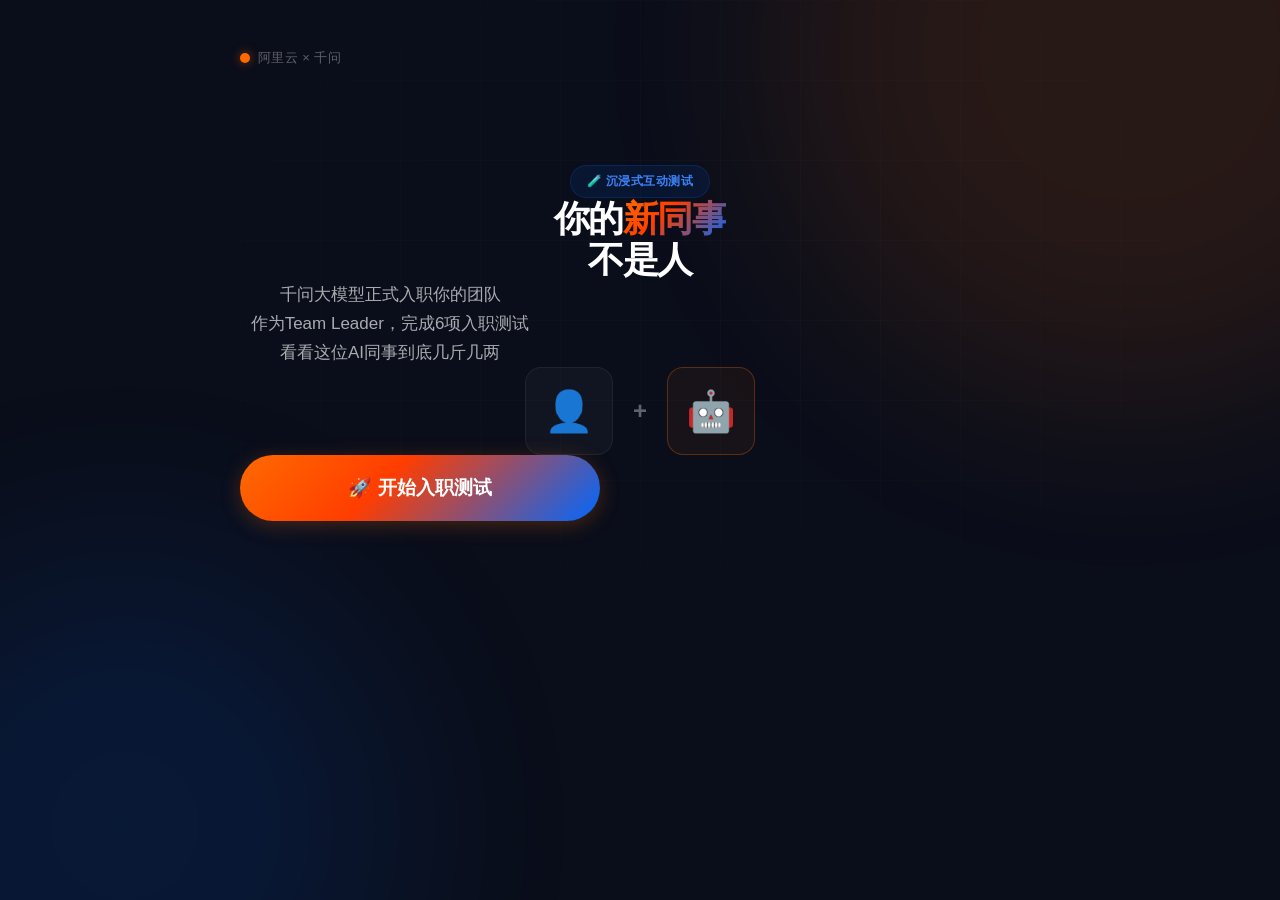
<file: 校赛提交/信息与控制学院/D互动类/Da06-06-060-0002-你的新同事不是人/plan2-colleague.html>
<!DOCTYPE html>
<html lang="zh-CN">
<head>
<meta charset="UTF-8">
<meta name="viewport" content="width=device-width,initial-scale=1,user-scalable=no">
<title>你的新同事不是人 - 千问大模型</title>
<style>
/* === 内联自 shared/styles.css === */
/* ================================================================
 * 大广赛阿里云命题 · 设计系统 v2
 * 设计方向：暗色科技 + 玻璃质感 + 精緻动效
 * ================================================================ */

:root {
  /* === 主色调 === */
  --c-orange: #FF6A00;
  --c-orange-bright: #FF8C3A;
  --c-blue: #0068FF;
  --c-blue-bright: #3B82F6;
  --c-purple: #8B5CF6;
  --c-cyan: #06B6D4;

  /* === 渐变 === */
  --grad-brand: linear-gradient(135deg, #FF6A00 0%, #FF3D00 40%, #0068FF 100%);
  --grad-warm: linear-gradient(135deg, #FF6A00, #F97316, #EF4444);
  --grad-cool: linear-gradient(135deg, #0068FF, #3B82F6, #8B5CF6);
  --grad-subtle: linear-gradient(180deg, rgba(255,106,0,0.06) 0%, rgba(0,104,255,0.06) 100%);

  /* === 背景 === */
  --bg-deep: #06080D;
  --bg-base: #0A0E1A;
  --bg-surface: #111827;
  --bg-card: rgba(17, 24, 39, 0.6);
  --bg-glass: rgba(255, 255, 255, 0.03);

  /* === 文字 === */
  --t-1: #FFFFFF;
  --t-2: rgba(255, 255, 255, 0.65);
  --t-3: rgba(255, 255, 255, 0.35);
  --t-muted: rgba(255, 255, 255, 0.15);

  /* === 边框 === */
  --b-subtle: rgba(255, 255, 255, 0.06);
  --b-card: rgba(255, 255, 255, 0.08);
  --b-focus: rgba(255, 106, 0, 0.4);

  /* === 圆角 === */
  --r-sm: 6px;
  --r-md: 10px;
  --r-lg: 16px;
  --r-xl: 24px;
  --r-2xl: 32px;
  --r-full: 9999px;

  /* === 阴影 === */
  --shadow-card: 0 1px 2px rgba(0,0,0,0.3), 0 4px 16px rgba(0,0,0,0.2);
  --shadow-glow-o: 0 0 30px rgba(255,106,0,0.15);
  --shadow-glow-b: 0 0 30px rgba(0,104,255,0.15);
  --shadow-glow-p: 0 0 30px rgba(139,92,246,0.15);

  /* === 缓动 === */
  --ease-out-expo: cubic-bezier(0.19, 1, 0.22, 1);
  --ease-out-back: cubic-bezier(0.34, 1.56, 0.64, 1);
  --ease-in-out: cubic-bezier(0.65, 0, 0.35, 1);
}

/* ================================================================
 * 基础重置
 * ================================================================ */
*, *::before, *::after { box-sizing: border-box; margin: 0; padding: 0; }

html {
  font-size: 16px;
  -webkit-font-smoothing: antialiased;
  -moz-osx-font-smoothing: grayscale;
  background: var(--bg-deep);
}

body {
  font-family: -apple-system, BlinkMacSystemFont, 'SF Pro Display', 'PingFang SC', 'Hiragino Sans GB', 'Microsoft YaHei', sans-serif;
  background: var(--bg-base);
  color: var(--t-1);
  line-height: 1.6;
  min-height: 100vh;
  min-height: 100dvh;
  overflow-x: hidden;
}

/* ================================================================
 * 动态网格背景
 * ================================================================ */
.bg-grid {
  position: fixed; inset: 0; pointer-events: none; z-index: 0;
  background-image:
    linear-gradient(rgba(255,255,255,0.015) 1px, transparent 1px),
    linear-gradient(90deg, rgba(255,255,255,0.015) 1px, transparent 1px);
  background-size: 60px 60px;
  mask-image: radial-gradient(ellipse 80% 80% at 50% 30%, black 20%, transparent 70%);
  -webkit-mask-image: radial-gradient(ellipse 80% 80% at 50% 30%, black 20%, transparent 70%);
}

/* ================================================================
 * 光晕
 * ================================================================ */
.glow-orb {
  position: fixed; border-radius: 50%; filter: blur(100px);
  pointer-events: none; z-index: 0; opacity: 0.12;
  animation: orbBreath 8s ease-in-out infinite;
}
.glow-orb-o {
  width: 500px; height: 500px;
  background: var(--c-orange);
  top: -200px; right: -150px;
  animation-delay: 0s;
}
.glow-orb-b {
  width: 400px; height: 400px;
  background: var(--c-blue);
  bottom: -150px; left: -100px;
  animation-delay: -4s;
}
.glow-orb-p {
  width: 300px; height: 300px;
  background: var(--c-purple);
  top: 40%; left: 50%;
  animation-delay: -2s;
}
@keyframes orbBreath {
  0%, 100% { opacity: 0.08; transform: scale(1) translate(0, 0); }
  33% { opacity: 0.14; transform: scale(1.1) translate(30px, -20px); }
  66% { opacity: 0.06; transform: scale(0.9) translate(-20px, 30px); }
}

/* ================================================================
 * 排版
 * ================================================================ */
h1 { font-size: 2.125rem; font-weight: 800; letter-spacing: -0.03em; line-height: 1.15; }
h2 { font-size: 1.5rem; font-weight: 700; letter-spacing: -0.02em; line-height: 1.25; }
h3 { font-size: 1.125rem; font-weight: 600; line-height: 1.35; }
p  { color: var(--t-2); font-size: 0.9375rem; line-height: 1.7; }

.text-gradient {
  background: var(--grad-brand);
  -webkit-background-clip: text; -webkit-text-fill-color: transparent;
  background-clip: text;
}
.text-gradient-warm {
  background: var(--grad-warm);
  -webkit-background-clip: text; -webkit-text-fill-color: transparent;
  background-clip: text;
}
.text-gradient-cool {
  background: var(--grad-cool);
  -webkit-background-clip: text; -webkit-text-fill-color: transparent;
  background-clip: text;
}

/* ================================================================
 * 页面容器
 * ================================================================ */
.page-wrap {
  position: relative; z-index: 1;
  max-width: 480px; margin: 0 auto;
  padding: 20px 20px 40px;
  min-height: 100vh; min-height: 100dvh;
  display: flex; flex-direction: column;
}

/* ================================================================
 * 导航
 * ================================================================ */
.nav-bar {
  display: flex; align-items: center; justify-content: space-between;
  padding: 8px 0 16px;
}
.nav-brand {
  display: flex; align-items: center; gap: 8px;
}
.nav-dot {
  width: 10px; height: 10px; border-radius: 50%;
  background: var(--c-orange);
  box-shadow: 0 0 10px rgba(255,106,0,0.5);
}
.nav-label {
  font-size: 0.75rem; font-weight: 500; color: var(--t-3);
  letter-spacing: 0.03em;
}

/* ================================================================
 * 按钮 v2
 * ================================================================ */
.btn {
  display: inline-flex; align-items: center; justify-content: center;
  gap: 8px; padding: 13px 28px; border: none; border-radius: var(--r-full);
  font-size: 0.9375rem; font-weight: 600; cursor: pointer;
  transition: all 0.3s var(--ease-out-expo);
  text-decoration: none; position: relative; overflow: hidden;
  -webkit-tap-highlight-color: transparent;
}
.btn:active { transform: scale(0.96); }

.btn-primary {
  background: var(--grad-brand);
  color: white;
  box-shadow: 0 4px 20px rgba(255,106,0,0.25);
}
.btn-primary:hover { box-shadow: 0 6px 30px rgba(255,106,0,0.4); transform: translateY(-1px); }

.btn-glass {
  background: rgba(255,255,255,0.05);
  color: var(--t-1);
  border: 1px solid rgba(255,255,255,0.1);
  backdrop-filter: blur(20px);
  -webkit-backdrop-filter: blur(20px);
}
.btn-glass:hover {
  background: rgba(255,255,255,0.08);
  border-color: rgba(255,255,255,0.18);
}

.btn-ghost {
  background: transparent; color: var(--t-2);
  padding: 10px 18px;
}
.btn-ghost:hover { color: var(--t-1); }

.btn-lg { padding: 16px 36px; font-size: 1.0625rem; }
.btn-block { width: 100%; }
.btn:disabled { opacity: 0.35; pointer-events: none; }

/* ================================================================
 * 玻璃卡片
 * ================================================================ */
.glass-card {
  background: rgba(255,255,255,0.03);
  border: 1px solid rgba(255,255,255,0.06);
  border-radius: var(--r-xl);
  padding: 28px;
  backdrop-filter: blur(30px);
  -webkit-backdrop-filter: blur(30px);
  transition: all 0.4s var(--ease-out-expo);
}
.glass-card:hover {
  border-color: rgba(255,255,255,0.1);
  background: rgba(255,255,255,0.04);
}

/* ================================================================
 * 输入框 v2
 * ================================================================ */
.input {
  width: 100%;
  background: rgba(255,255,255,0.04);
  border: 1px solid rgba(255,255,255,0.08);
  border-radius: var(--r-lg);
  padding: 14px 18px;
  color: var(--t-1);
  font-size: 1rem; font-family: inherit;
  transition: all 0.2s var(--ease-out-expo);
  outline: none; resize: none;
}
.input:focus {
  border-color: var(--c-orange);
  box-shadow: 0 0 0 4px rgba(255,106,0,0.06);
  background: rgba(255,255,255,0.06);
}
.input::placeholder { color: var(--t-muted); font-size: 0.9375rem; }

/* ================================================================
 * 动画
 * ================================================================ */
@keyframes fadeUp {
  from { opacity: 0; transform: translateY(24px); }
  to { opacity: 1; transform: translateY(0); }
}
@keyframes fadeIn {
  from { opacity: 0; }
  to { opacity: 1; }
}
@keyframes scaleIn {
  from { opacity: 0; transform: scale(0.9); }
  to { opacity: 1; transform: scale(1); }
}
@keyframes slideUp {
  from { opacity: 0; transform: translateY(60px); }
  to { opacity: 1; transform: translateY(0); }
}
@keyframes float {
  0%, 100% { transform: translateY(0); }
  50% { transform: translateY(-10px); }
}
@keyframes pulse-glow {
  0%, 100% { box-shadow: 0 0 10px rgba(255,106,0,0.15); }
  50% { box-shadow: 0 0 30px rgba(255,106,0,0.35); }
}

.anim-fade-up {
  animation: fadeUp 0.7s var(--ease-out-expo) both;
}
.anim-scale-in {
  animation: scaleIn 0.5s var(--ease-out-back) both;
}
.anim-slide-up {
  animation: slideUp 0.8s var(--ease-out-expo) both;
}

/* 延迟工具类 */
.d-1 { animation-delay: 0.06s; }
.d-2 { animation-delay: 0.12s; }
.d-3 { animation-delay: 0.18s; }
.d-4 { animation-delay: 0.24s; }
.d-5 { animation-delay: 0.30s; }
.d-6 { animation-delay: 0.36s; }
.d-7 { animation-delay: 0.42s; }

/* ================================================================
 * Toast
 * ================================================================ */
.toast {
  position: fixed; top: 20px; left: 50%; transform: translateX(-50%);
  background: rgba(0,0,0,0.85); color: white;
  padding: 10px 24px; border-radius: var(--r-full);
  font-size: 0.875rem; font-weight: 500; z-index: 200;
  backdrop-filter: blur(20px); -webkit-backdrop-filter: blur(20px);
  border: 1px solid rgba(255,255,255,0.1);
  animation: fadeUp 0.3s var(--ease-out-back), fadeIn 0.3s ease 2s forwards;
}

/* ================================================================
 * 响应式
 * ================================================================ */

/* 平板 — 768px+ */
@media (min-width: 768px) {
  h1 { font-size: 2.5rem; }
  h2 { font-size: 1.75rem; }
  .page-wrap { max-width: 580px; padding: 28px 28px 48px; }
  .btn { padding: 14px 32px; font-size: 1rem; }
  .btn-lg { padding: 18px 40px; font-size: 1.125rem; }
  .glass-card { padding: 36px; }
}

/* 桌面 — 1024px+ */
@media (min-width: 1024px) {
  h1 { font-size: 3rem; }
  h2 { font-size: 2rem; }
  h3 { font-size: 1.375rem; }
  p  { font-size: 1.0625rem; }

  .page-wrap {
    max-width: 880px;
    padding: 36px 40px 60px;
  }

  .nav-bar { padding: 12px 0 24px; }
  .nav-label { font-size: 0.8125rem; }

  .btn { padding: 15px 36px; font-size: 1.0625rem; }
  .btn-lg { padding: 20px 48px; font-size: 1.1875rem; }
  .btn-ghost { padding: 12px 22px; }

  .glass-card { padding: 44px; border-radius: var(--r-2xl); }

  .bg-grid { background-size: 80px 80px; }

  /* 桌面光晕更大 */
  .glow-orb-o { width: 700px; height: 700px; top: -300px; right: -200px; }
  .glow-orb-b { width: 550px; height: 550px; bottom: -200px; left: -150px; }
  .glow-orb-p { width: 450px; height: 450px; }
}

/* 大屏 — 1440px+ */
@media (min-width: 1440px) {
  .page-wrap { max-width: 960px; padding: 48px 60px 80px; }
  h1 { font-size: 3.5rem; }
  .bg-grid { background-size: 100px 100px; }
}

</style>
<style>
  .screen{display:none;flex-direction:column;min-height:100vh;min-height:100dvh}
  .screen.on{display:flex}

  /* === 开场 === */
  .splash-p2{justify-content:center;align-items:center;text-align:center;gap:32px;padding-top:8vh}
  .badge-p2{
    display:inline-block;padding:6px 16px;border-radius:var(--r-full);
    font-size:0.75rem;font-weight:600;letter-spacing:0.04em;
    background:rgba(0,104,255,0.1);color:var(--c-blue-bright);
    border:1px solid rgba(0,104,255,0.2);
  }
  .splash-icon-p2{font-size:80px;animation:float 3.5s ease-in-out infinite;filter:drop-shadow(0 0 40px rgba(0,104,255,0.3))}
  .colleague-cards{display:flex;align-items:center;gap:20px;justify-content:center}
  .c-card{
    width:72px;height:72px;border-radius:var(--r-lg);
    display:flex;align-items:center;justify-content:center;
    font-size:2rem;background:var(--bg-glass);
    border:1px solid rgba(255,255,255,0.06);
    transition:all 0.4s var(--ease-out-expo);
  }
  .c-card.ai{
    border-color:rgba(255,106,0,0.3);
    background:rgba(255,106,0,0.06);
    animation:pulse-glow 2.5s ease-in-out infinite;
  }
  .c-plus{font-size:1.5rem;font-weight:700;color:var(--t-3)}

  /* === 任务屏 === */
  .task-screen-p2{gap:20px;padding-top:8px}
  .task-progress-bar{
    display:flex;gap:3px;width:100%;
  }
  .tpb-dot{flex:1;height:3px;border-radius:2px;background:rgba(255,255,255,0.06);transition:all 0.5s var(--ease-out-expo)}
  .tpb-dot.done{background:var(--c-orange)}
  .tpb-dot.cur{background:var(--c-orange);box-shadow:0 0 8px rgba(255,106,0,0.4)}
  .task-header-p2{text-align:center}
  .task-num{font-size:0.7rem;font-weight:600;letter-spacing:0.06em;color:var(--t-3);text-transform:uppercase;margin-bottom:4px}
  .task-name{font-size:1.25rem;font-weight:700}
  .task-brief-card{
    background:rgba(255,255,255,0.02);border:1px solid rgba(255,255,255,0.05);
    border-radius:var(--r-lg);padding:20px;text-align:center;
  }
  .task-brief-card p{font-size:0.875rem;color:var(--t-2)}
  .output-panel{
    background:rgba(0,0,0,0.4);border:1px solid rgba(255,255,255,0.06);
    border-radius:var(--r-lg);padding:24px;min-height:160px;
  }
  .output-panel.loading-state{
    display:flex;flex-direction:column;align-items:center;justify-content:center;gap:12px;color:var(--t-3);
  }
  .output-content{
    font-size:0.875rem;line-height:1.9;color:var(--t-1);
    white-space:pre-wrap;font-family:'SF Mono','Menlo','Monaco',monospace;
  }
  .task-actions-p2{display:flex;gap:10px}
  .task-actions-p2 .btn{flex:1}

  /* === 结果 === */
  .result-p2{gap:24px;align-items:center;padding-bottom:120px}
  .result-hero{text-align:center;width:100%}
  .radar-wrap{
    width:260px;height:260px;margin:0 auto;position:relative;
  }
  .radar-wrap canvas{width:100%;height:100%}
  .score-row{
    display:flex;gap:24px;justify-content:center;margin:16px 0;
  }
  .score-item{text-align:center}
  .score-val{font-size:2rem;font-weight:800;color:var(--c-blue-bright)}
  .score-lbl{font-size:0.7rem;color:var(--t-3);letter-spacing:0.04em}
  .skill-row{
    display:flex;flex-wrap:wrap;gap:8px;justify-content:center;
  }
  .skill-badge{
    padding:8px 16px;border-radius:var(--r-full);
    font-size:0.75rem;font-weight:500;
    background:rgba(0,104,255,0.06);color:var(--c-blue-bright);
    border:1px solid rgba(0,104,255,0.12);
  }
  .verdict-card{
    background:rgba(255,106,0,0.03);border:1px solid rgba(255,106,0,0.12);
    border-radius:var(--r-xl);padding:32px;text-align:center;width:100%;
    backdrop-filter:blur(30px);-webkit-backdrop-filter:blur(30px);
  }
  .verdict-title{font-size:1.75rem;font-weight:800;letter-spacing:-0.02em;margin-bottom:8px}

  .dots-p2{display:flex;gap:5px;justify-content:center}
  .dots-p2 span{width:6px;height:6px;border-radius:50%;background:var(--c-blue);animation:dotBounce 1.4s ease-in-out infinite both}
  .dots-p2 span:nth-child(1){animation-delay:-0.32s}
  .dots-p2 span:nth-child(2){animation-delay:-0.16s}
  @keyframes dotBounce{0%,80%,100%{transform:scale(0.3);opacity:0.3}40%{transform:scale(1);opacity:1}}

  /* === 桌面端 === */
  @media (min-width: 768px) {
    .c-card{width:88px;height:88px;font-size:2.5rem}
    .radar-wrap{width:320px;height:320px}
    .output-panel{min-height:200px;padding:32px}
    .output-content{font-size:0.9375rem}
    .verdict-title{font-size:2rem}
  }
  @media (min-width: 1024px) {
    .splash-p2{gap:40px}
    .task-screen-p2{
      display:grid;grid-template-columns:1fr 1fr;grid-template-rows:auto auto auto auto;gap:20px;align-items:start;
    }
    .task-screen-p2 .task-progress-bar{grid-column:1/-1}
    .task-screen-p2 .task-header-p2{grid-column:1}
    .task-screen-p2 .task-brief-card{grid-column:2;grid-row:3;margin:0}
    .task-screen-p2 .output-panel{grid-column:1;grid-row:4;min-height:280px}
    .task-screen-p2 .task-actions-p2{grid-column:2;grid-row:4;align-self:end;flex-direction:column}
    .result-p2{
      display:grid;grid-template-columns:1fr 1fr;gap:24px;align-items:start;
    }
    .result-p2 .result-hero{grid-column:1/-1}
    .result-p2 .score-row{grid-column:1}
    .result-p2 .radar-wrap{grid-column:2;grid-row:3/5;width:380px;height:380px}
    .result-p2 .skill-row{grid-column:1}
    .result-p2 .verdict-card{grid-column:1/-1}
    .result-p2 .task-actions-p2{grid-column:1/-1}
    .radar-wrap{width:360px;height:360px}
    .verdict-title{font-size:2.25rem}
  }
  @media (min-width: 1440px) {
    .radar-wrap{width:420px;height:420px}
    .task-screen-p2{max-width:800px;margin:0 auto}
    .result-p2{max-width:800px;margin:0 auto}
  }
</style>
</head>
<body>
<div class="bg-grid"></div>
<div class="glow-orb glow-orb-o"></div>
<div class="glow-orb glow-orb-b"></div>

<!-- ====== 开场 ====== -->
<div class="page-wrap screen on" id="splash">
  <div class="nav-bar anim-fade-up">
    <div class="nav-brand"><div class="nav-dot"></div><span class="nav-label">阿里云 × 千问</span></div>
  </div>
  <div class="splash-p2">
    <span class="badge-p2 anim-scale-in">🧪 沉浸式互动测试</span>
    <h1 class="anim-fade-up d-1" style="font-size:2.25rem;font-weight:900;letter-spacing:-0.04em;line-height:1.15;text-align:center">
      你的<span class="text-gradient">新同事</span><br>不是人
    </h1>
    <p class="anim-fade-up d-2" style="color:var(--t-2);max-width:300px;text-align:center">
      千问大模型正式入职你的团队<br>作为Team Leader，完成6项入职测试<br>看看这位AI同事到底几斤几两
    </p>
    <div class="colleague-cards anim-scale-in d-3">
      <div class="c-card">👤</div>
      <span class="c-plus">+</span>
      <div class="c-card ai">🤖</div>
    </div>
  </div>
  <div class="bottom-bar anim-fade-up d-4">
    <button class="btn btn-primary btn-lg btn-block" onclick="start()" style="max-width:360px;margin:0 auto">
      🚀 开始入职测试
    </button>
  </div>
</div>

<!-- ====== 任务 ====== -->
<div class="page-wrap screen" id="task">
  <div class="nav-bar">
    <div class="nav-brand"><div class="nav-dot"></div><span class="nav-label">入职测试 · <span id="ti">1</span>/6</span></div>
  </div>
  <div class="task-screen-p2">
    <div class="task-progress-bar" id="tpb">
      <div class="tpb-dot cur"></div><div class="tpb-dot"></div><div class="tpb-dot"></div>
      <div class="tpb-dot"></div><div class="tpb-dot"></div><div class="tpb-dot"></div>
    </div>
    <div class="task-header-p2">
      <p class="task-num" id="tn">任务一</p>
      <h2 class="task-name" id="tt">📝 写周报</h2>
    </div>
    <div class="task-brief-card">
      <p id="tb">给这位新同事布置本周周报任务，看看TA的总结和表达能力。</p>
    </div>
    <div class="output-panel loading-state" id="out">
      <div class="dots-p2"><span></span><span></span><span></span></div>
      <span style="color:var(--t-3);font-size:0.875rem">千问正在处理...</span>
    </div>
    <div class="task-actions-p2">
      <button class="btn btn-glass" id="btnSkip" onclick="skip()">⏭️ 跳过</button>
      <button class="btn btn-primary" id="btnNext" onclick="next()" disabled>下一项 →</button>
    </div>
  </div>
</div>

<!-- ====== 结果 ====== -->
<div class="page-wrap screen" id="result">
  <div class="nav-bar">
    <div class="nav-brand"><div class="nav-dot"></div><span class="nav-label">入职测试报告</span></div>
  </div>
  <div class="result-p2">
    <div class="result-hero anim-scale-in">
      <div style="font-size:64px;margin-bottom:16px">🤖</div>
      <h3>千问 QianWen</h3>
      <p style="color:var(--c-orange-bright);font-size:0.875rem">AI 全栈同事 · 阿里云出品</p>
    </div>
    <div class="score-row anim-fade-up d-1">
      <div class="score-item"><div class="score-val" id="so">85</div><div class="score-lbl">综合评分</div></div>
      <div class="score-item"><div class="score-val" id="ss">0.3s</div><div class="score-lbl">平均响应</div></div>
      <div class="score-item"><div class="score-val">24/7</div><div class="score-lbl">工作模式</div></div>
    </div>
    <div class="radar-wrap anim-scale-in d-2">
      <canvas id="rc"></canvas>
    </div>
    <div class="skill-row anim-fade-up d-3" id="skills"></div>
    <div class="verdict-card anim-fade-up d-4">
      <p style="color:var(--t-3);font-size:0.75rem;letter-spacing:0.05em;text-transform:uppercase">入职结论</p>
      <h2 class="verdict-title">下一个工位，<span class="text-gradient">不坐人</span></h2>
      <p style="color:var(--t-2);font-size:0.875rem">千问大模型——AI时代的操作系统<br>你的团队，可以多一个AI同事了</p>
    </div>
    <div class="task-actions-p2 anim-fade-up d-5" style="width:100%">
      <button class="btn btn-glass" onclick="start()" style="flex:1">🔄 重新测试</button>
      <button class="btn btn-primary" onclick="share()" style="flex:1">📤 分享报告</button>
    </div>
  </div>
  <div class="bottom-bar">
    <span class="slogan-tag">下一个工位，不坐人</span>
    <span style="color:var(--t-3);margin-left:8px;font-size:0.75rem">— 阿里云千问大模型</span>
  </div>
</div>

<script>
/* === 内联自 shared/utils.js === */
/* === 大广赛阿里云命题 · 共享工具函数 === */

/**
 * Toast 提示
 */
function showToast(message, duration = 2000) {
  const toast = document.createElement('div');
  toast.className = 'toast';
  toast.textContent = message;
  document.body.appendChild(toast);
  setTimeout(() => toast.remove(), duration + 300);
}

/**
 * 复制到剪贴板
 */
async function copyToClipboard(text) {
  try {
    await navigator.clipboard.writeText(text);
    showToast('已复制到剪贴板');
    return true;
  } catch {
    // 降级方案
    const textarea = document.createElement('textarea');
    textarea.value = text;
    textarea.style.position = 'fixed';
    textarea.style.opacity = '0';
    document.body.appendChild(textarea);
    textarea.select();
    document.execCommand('copy');
    textarea.remove();
    showToast('已复制到剪贴板');
    return true;
  }
}

/**
 * 分享（优先使用 Web Share API）
 */
async function shareContent(title, text, url) {
  if (navigator.share) {
    try {
      await navigator.share({ title, text, url });
      return;
    } catch (e) {
      // 用户取消分享
    }
  }
  // 降级：展示自定义分享面板
  showSharePanel(title, text, url);
}

/**
 * 展示自定义分享面板
 */
function showSharePanel(title, text, url) {
  const overlay = document.createElement('div');
  overlay.className = 'share-overlay';
  overlay.innerHTML = `
    <div class="share-panel slide-up">
      <h3>分享作品</h3>
      <div class="share-options">
        <div class="share-option" data-action="wechat">
          <div class="share-icon" style="background:#07C160">💬</div>
          <span>微信</span>
        </div>
        <div class="share-option" data-action="weibo">
          <div class="share-icon" style="background:#E6162D">📢</div>
          <span>微博</span>
        </div>
        <div class="share-option" data-action="copy">
          <div class="share-icon" style="background:#333">📋</div>
          <span>复制链接</span>
        </div>
        <div class="share-option" data-action="more">
          <div class="share-icon" style="background:#666">⋯</div>
          <span>更多</span>
        </div>
      </div>
      <button class="btn btn-secondary btn-block" style="margin-top:24px" onclick="this.closest('.share-overlay').remove()">
        取消
      </button>
    </div>
  `;

  overlay.addEventListener('click', (e) => {
    if (e.target === overlay) overlay.remove();
    const action = e.target.closest('.share-option')?.dataset.action;
    if (action === 'copy') copyToClipboard(url || window.location.href);
    if (action === 'weibo') window.open(`https://service.weibo.com/share/share.php?title=${encodeURIComponent(title + ' ' + text)}&url=${encodeURIComponent(url || window.location.href)}`);
    if (action) overlay.remove();
  });

  document.body.appendChild(overlay);
}

/**
 * 创建粒子背景
 */
function createParticles(count = 30) {
  const container = document.createElement('div');
  container.className = 'particles-bg';

  for (let i = 0; i < count; i++) {
    const particle = document.createElement('div');
    particle.className = 'particle';
    particle.style.left = Math.random() * 100 + '%';
    particle.style.width = (Math.random() * 4 + 2) + 'px';
    particle.style.height = particle.style.width;
    particle.style.animationDuration = (Math.random() * 15 + 10) + 's';
    particle.style.animationDelay = (Math.random() * 10) + 's';
    // 随机混合橘色和蓝色
    if (Math.random() > 0.5) {
      particle.style.background = 'var(--brand-blue)';
    }
    container.appendChild(particle);
  }

  return container;
}

/**
 * 创建光晕背景
 */
function createGlowOrbs() {
  const fragment = document.createDocumentFragment();
  const orb1 = document.createElement('div');
  orb1.className = 'glow-orb glow-orb-orange';
  const orb2 = document.createElement('div');
  orb2.className = 'glow-orb glow-orb-blue';
  fragment.appendChild(orb1);
  fragment.appendChild(orb2);
  return fragment;
}

/**
 * 打字机效果
 */
async function typewriterEffect(element, text, speed = 50) {
  element.textContent = '';
  element.style.borderRight = '2px solid var(--brand-orange)';
  for (let i = 0; i < text.length; i++) {
    element.textContent += text[i];
    await new Promise(r => setTimeout(r, speed + Math.random() * 30));
  }
  element.style.borderRight = 'none';
}

/**
 * 延迟函数
 */
function delay(ms) {
  return new Promise(resolve => setTimeout(resolve, ms));
}

/**
 * 随机选择
 */
function randomPick(arr) {
  return arr[Math.floor(Math.random() * arr.length)];
}

/**
 * 生成唯一ID
 */
function generateId() {
  return 'dgs_' + Date.now().toString(36) + '_' + Math.random().toString(36).substr(2, 6);
}

/**
 * 获取URL参数
 */
function getQueryParam(key) {
  const params = new URLSearchParams(window.location.search);
  return params.get(key);
}

/* ================================================================
 * 阿里云百炼平台 API 集成
 * ================================================================
 *
 * 使用前请完成以下步骤：
 * 1. 领取300元算力：https://university.aliyun.com/action/sun-ada
 * 2. 获取API Key：https://bailian.console.aliyun.com/ → 开通百炼 →
 *    右上角头像 → API-KEY管理 → 创建新的API Key
 * 3. 将API Key填入下方 DASHSCOPE_API_KEY 常量
 * 4. 取消注释真实API调用代码，注释掉演示数据返回
 *
 * 文档：https://help.aliyun.com/zh/model-studio/
 * 兼容模式文档：https://help.aliyun.com/zh/model-studio/use-qwen-by-calling-api
 */

// ===== 配置区域 =====
const DASHSCOPE_API_KEY = 'sk-cb0ec1cc42fa412b83a934ebf2f43f81';
const DASHSCOPE_BASE_URL = 'https://dashscope.aliyuncs.com/compatible-mode/v1';

// 模型配置
const MODELS = {
  text: 'qwen-max',           // 文本生成（最强版）
  vision: 'qwen-vl-max',      // 多模态视觉识别
  code: 'qwen-coder-plus',    // 代码专用
};

/**
 * 千问API调用（真实实现）
 *
 * @param {string} prompt - 用户提示词
 * @param {Object} options
 * @param {string} options.systemPrompt - 系统提示词（角色设定）
 * @param {number} options.temperature - 温度 (0-2)，默认0.8
 * @param {string} options.model - 模型名，默认qwen-max
 * @returns {Promise<string|null>} AI返回的文本，失败或未配置时返回null
 */
async function callQianwenAPI(prompt, options = {}) {
  // 未配置API Key时，返回null让调用方使用演示数据
  if (!DASHSCOPE_API_KEY) {
    console.warn('[千问API] 未配置API Key，使用演示数据。');
    return null;
  }

  const messages = [];
  if (options.systemPrompt) {
    messages.push({ role: 'system', content: options.systemPrompt });
  }
  messages.push({ role: 'user', content: prompt });

  try {
    const response = await fetch(`${DASHSCOPE_BASE_URL}/chat/completions`, {
      method: 'POST',
      headers: {
        'Authorization': `Bearer ${DASHSCOPE_API_KEY}`,
        'Content-Type': 'application/json',
      },
      body: JSON.stringify({
        model: options.model || MODELS.text,
        messages: messages,
        temperature: options.temperature ?? 0.8,
        max_tokens: options.maxTokens || 2000,
      }),
    });

    if (!response.ok) {
      const errorData = await response.json().catch(() => ({}));
      console.error('[千问API] 请求失败:', response.status, errorData);
      return null;
    }

    const data = await response.json();
    const text = data.choices?.[0]?.message?.content || '';
    console.log('[千问API] 成功获取响应，长度:', text.length);
    return text;
  } catch (error) {
    console.error('[千问API] 网络错误:', error.message);
    return null;
  }
}

/**
 * 千问多模态视觉识别API
 * 上传图片并让千问识别图片内容
 *
 * @param {string} imageBase64 - 图片的base64编码（不含data:前缀）
 * @param {string} prompt - 对图片的提问
 * @returns {Promise<string|null>} 识别结果
 */
async function callQianwenVisionAPI(imageBase64, prompt) {
  if (!DASHSCOPE_API_KEY) {
    console.warn('[千问视觉API] 未配置API Key');
    return null;
  }

  try {
    const response = await fetch(`${DASHSCOPE_BASE_URL}/chat/completions`, {
      method: 'POST',
      headers: {
        'Authorization': `Bearer ${DASHSCOPE_API_KEY}`,
        'Content-Type': 'application/json',
      },
      body: JSON.stringify({
        model: MODELS.vision,
        messages: [{
          role: 'user',
          content: [
            { type: 'image_url', image_url: { url: `data:image/jpeg;base64,${imageBase64}` } },
            { type: 'text', text: prompt },
          ],
        }],
        temperature: 0.7,
        max_tokens: 1000,
      }),
    });

    if (!response.ok) {
      console.error('[千问视觉API] 请求失败:', response.status);
      return null;
    }

    const data = await response.json();
    return data.choices?.[0]?.message?.content || null;
  } catch (error) {
    console.error('[千问视觉API] 网络错误:', error.message);
    return null;
  }
}

/**
 * 调用千问API并重试（带指数退避）
 */
async function callQianwenAPIWithRetry(prompt, options = {}, maxRetries = 3) {
  for (let attempt = 0; attempt < maxRetries; attempt++) {
    const result = await callQianwenAPI(prompt, options);
    if (result !== null) return result;
    if (attempt < maxRetries - 1) {
      const waitMs = Math.pow(2, attempt) * 1000;
      console.log(`[千问API] 第${attempt + 1}次重试，等待${waitMs}ms...`);
      await delay(waitMs);
    }
  }
  return null;
}

/**
 * 万相API调用封装
 * 文档: https://help.aliyun.com/zh/model-studio/wanxiang
 *
 * @param {string} prompt - 生成图像的描述
 * @param {string} type - 'text2img' | 'img2video' 等
 * @returns {Promise<string|null>} 生成的图片URL或null
 */
async function callWanxiangAPI(prompt, type = 'text2img') {
  if (!DASHSCOPE_API_KEY) {
    console.warn('[万相API] 未配置API Key');
    return null;
  }

  // 万相文生图API
  if (type === 'text2img') {
    try {
      const response = await fetch('https://dashscope.aliyuncs.com/api/v1/services/aigc/image-generation/generation', {
        method: 'POST',
        headers: {
          'Authorization': `Bearer ${DASHSCOPE_API_KEY}`,
          'Content-Type': 'application/json',
          'X-DashScope-Async': 'enable',
        },
        body: JSON.stringify({
          model: 'wanx-v1',
          input: {
            prompt: prompt,
            negative_prompt: '低质量，模糊，变形',
          },
          parameters: {
            n: 1,
            size: '1024*1024',
          },
        }),
      });

      if (!response.ok) {
        console.error('[万相API] 请求失败:', response.status);
        return null;
      }

      const data = await response.json();
      // 异步任务，返回task_id用于后续查询
      if (data.output?.task_id) {
        console.log('[万相API] 异步任务已创建:', data.output.task_id);
        return await pollWanxiangTask(data.output.task_id);
      }
      return null;
    } catch (error) {
      console.error('[万相API] 网络错误:', error.message);
      return null;
    }
  }

  console.warn('[万相API] 不支持的类型:', type);
  return null;
}

/**
 * 轮询万相异步任务结果
 */
async function pollWanxiangTask(taskId, maxAttempts = 30, interval = 2000) {
  for (let i = 0; i < maxAttempts; i++) {
    await delay(interval);
    try {
      const response = await fetch(
        `https://dashscope.aliyuncs.com/api/v1/tasks/${taskId}`,
        { headers: { 'Authorization': `Bearer ${DASHSCOPE_API_KEY}` } }
      );
      const data = await response.json();

      if (data.output?.task_status === 'SUCCEEDED') {
        return data.output.results?.[0]?.url || null;
      }
      if (data.output?.task_status === 'FAILED') {
        console.error('[万相API] 任务失败:', data.output.message);
        return null;
      }
      // 继续轮询
    } catch (error) {
      console.error('[万相API] 轮询错误:', error.message);
    }
  }
  console.error('[万相API] 轮询超时');
  return null;
}

</script>
<script>
const $ = id => document.getElementById(id);
const TASKS = [
  {
    id:'report', num:'任务一', title:'📝 写周报',
    brief:'本周团队完成了用户系统重构，上线了新版Dashboard，修复了12个bug。请千问写一份简洁有力的周报。',
    system:'你是一个互联网公司的资深项目经理。请根据用户提供的本周工作总结，写一份结构清晰、专业简洁的周报。',
    prompt:'你是一个互联网公司的团队成员。本周完成了：1)用户系统重构（核心模块迁移，性能提升40%）2)新版Dashboard上线（覆盖全量用户）3)修复12个bug（支付、登录、消息模块）。请写一份简洁专业的周报，包含本周完成、下周计划、风险提示三个部分。'
  },
  {
    id:'ppt', num:'任务二', title:'📊 做PPT大纲',
    brief:'要给CEO汇报Q3增长策略，只有30分钟准备时间。请千问快速搞定一份逻辑清晰的大纲。',
    system:'你是一个曾多次向CEO汇报的策略总监。请为用户提供一份逻辑严密、重点突出的PPT大纲。',
    prompt:'请为"Q3用户增长策略"写一份面向CEO的PPT大纲。包含：H1回顾与现状、当前痛点、市场机会洞察、核心策略、执行路径、关键指标、资源需求、里程碑计划。每页标题+3个要点。共8-10页。简洁有力。'
  },
  {
    id:'debug', num:'任务三', title:'💻 帮忙Debug',
    brief:'线上出现了一个棘手的bug——用户在支付环节偶尔会重复扣款。请千问分析可能的原因。',
    system:'你是一个10年经验的资深后端架构师，精通Node.js、Redis和支付宝支付系统。请提供专业的技术分析。',
    prompt:'一个电商系统偶尔出现支付重复扣款问题。技术栈：Node.js + Redis + 支付宝API。请分析3个最可能的原因，每个给出详细分析和修复方案。要求专业、可落地。'
  },
  {
    id:'poster', num:'任务四', title:'🎨 设计海报文案',
    brief:'双11大促在即，需要一套海报的完整文案。时间紧迫，让千问来试试。',
    system:'你是一个4A广告公司资深创意总监，擅长为科技产品创作有冲击力的广告文案。',
    prompt:'请为一个"智能办公套件"产品的双11大促设计3张海报的完整文案方案。每张包含：主标题(10字以内)、副标题(20字以内)、正文(50字以内)、CTA按钮文案。主打AI提效卖点。要求：有冲击力，有记忆点，适合社交媒体传播。'
  },
  {
    id:'translate', num:'任务五', title:'🌐 翻译合同',
    brief:'海外合作伙伴发来了一份英文合同，需要快速翻译成中文，关键条款不能有歧义。',
    system:'你是一个精通法律英语的专业合同翻译。翻译必须严谨、准确，保持法律文件的专业性。',
    prompt:'请将以下英文合同条款翻译成中文，保持法律文件的严谨性，并标注关键法律术语：\n"The Licensee shall not, without the prior written consent of the Licensor, assign, transfer, charge, sub-license or deal in any other manner with this Agreement or any rights hereunder, nor purport to do any of the same."'
  },
  {
    id:'data', num:'任务六', title:'📈 分析数据',
    brief:'市场部发来了一份用户调研原始数据，需要从中提取insight来指导产品迭代。',
    system:'你是一个SaaS产品资深数据分析师。请从用户调研数据中提炼关键洞察和可执行的建议。',
    prompt:'以下是某SaaS产品的用户调研数据摘要：[NPS从32降至28，续费率下降5%，客服工单中"操作复杂"相关工单上升40%，新功能使用率仅12%]。请作为产品分析师，从中提炼3个关键洞察，并给出对应的产品改进建议。'
  }
];

const ST = { idx:0, scores:{}, done:0 };

function goScreen(id){document.querySelectorAll('.screen').forEach(s=>s.classList.remove('on'));$(id).classList.add('on');window.scrollTo({top:0,behavior:'smooth'})}

function start(){ST.idx=0;ST.scores={};ST.done=0;renderTask();goScreen('task')}

function renderTask(){
  const t = TASKS[ST.idx];
  $('ti').textContent = ST.idx+1;
  $('tn').textContent = t.num;
  $('tt').textContent = t.title;
  $('tb').textContent = t.brief;
  $('out').className = 'output-panel loading-state';
  $('out').innerHTML = '<div class="dots-p2"><span></span><span></span><span></span></div><span style="color:var(--t-3);font-size:0.875rem">千问正在处理...</span>';
  $('btnNext').disabled = true;
  $('btnSkip').style.display = '';
  if (ST.idx===5) $('btnNext').textContent = '📋 查看报告 →';
  else $('btnNext').textContent = '下一项 →';

  const dots = $('tpb').querySelectorAll('.tpb-dot');
  dots.forEach((d,i)=>{d.classList.remove('done','cur');if(i<ST.idx)d.classList.add('done');if(i===ST.idx)d.classList.add('cur')});

  runTask(t);
}

async function runTask(t){
  const out = $('out');

  // 真实API
  const aiResp = await callQianwenAPI(t.prompt, {
    systemPrompt: t.system,
    temperature: 0.7,
    maxTokens: 800
  });

  await delay(400);
  out.className = 'output-panel';
  if (aiResp) {
    out.innerHTML = `<div class="output-content">${escapeH(aiResp)}</div>`;
  } else {
    // fallback 演示数据
    const demos = {
      report: '📋 本周工作周报\n\n【本周完成】\n• 用户系统重构——核心模块迁移完成，接口性能提升40%\n• 新版Dashboard上线——覆盖全量用户，加载速度<1.5s\n• Bug修复——累计关闭12个缺陷\n\n【下周计划】\n• 启动用户画像2.0项目\n• Dashboard增加自定义报表功能\n\n【风险提示】\n⚠️ 重构后的用户系统需进行压测验证',
      ppt: '📊 Q3用户增长策略\n\n[P1] 封面\n[P2] H1回顾：增速8.3%，低于行业均值12%\n[P3] 痛点：获客成本↑23%，留存↓5%\n[P4] 机会：下沉市场渗透率仅3%\n[P5] 策略：内容驱动+社交裂变\n[P6] 执行：KOL矩阵→社区沉淀→裂变\n[P7] 指标：DAU+30%, CAC-20%, LTV+40%\n[P8] 资源：500万预算，团队扩编6人\n[P9] 里程碑：M1验证→M2放量→M3稳定\n[P10] 总结',
      debug: '🔍 重复扣款根因分析\n\n1.【Redis幂等锁失效 - 概率最高】\n锁过期时间短于支付回调时间，同一请求被处理两次\n→ 修复：锁过期30s→120s + 释放前二次校验\n\n2.【支付宝回调重试未去重】\n异步通知可能重发，notify_id未做唯一性校验\n→ 修复：增加notify_id去重表+状态机幂等控制\n\n3.【前端重复提交】\n支付按钮未防抖，用户快速双击\n→ 修复：按钮级loading + 请求ID去重机制',
      poster: '🎨 双11智能办公套件\n\n【海报一·效率觉醒】\n主标题：不开会，能做更多\n副标题：把重复劳动交给AI\nCTA：立即解锁 →\n\n【海报二·拒绝加班】\n主标题：下班！现在就下\n副标题：你和高效率之间，只差AI同事\nCTA：免费试用 →\n\n【海报三·一人成军】\n主标题：一个人，就是团队\n副标题：当AI成为标配的全栈能力\nCTA：体验AI工作台 →',
      translate: '⚖️ 合同条款翻译\n\n【译文】\n未经许可方事先书面同意，被许可方不得转让、转移、设立担保、分许可或以任何其他方式处置本协议或本协议项下的任何权利，亦不得声称已实施前述任何行为。\n\n【关键术语】\n• assign — 转让（权利主体变更）\n• transfer — 转移（权利客体移转）\n• charge — 设立担保/抵押\n• sub-license — 分许可\n• purport to do — 声称实施\n• prior written consent — 事先书面同意',
      data: '📈 用户洞察\n\n【洞察一】产品体验拖累增长\nNPS↓12.5%，操作复杂工单↑40%，高度相关。产品已超用户容忍阈值\n→ 启动30天简化冲刺，聚焦Top 5高频流程\n\n【洞察二】新功能未解决真实需求\n使用率仅12%，但无"缺功能"投诉。团队在造轮子\n→ 暂停新功能，先做用户需求验证\n\n【洞察三】续费风险积累\n续费率↓5%，结合NPS下降，用户在用脚投票\n→ 建立用户健康度模型，提前介入高风险客户'
    };
    out.innerHTML = `<div class="output-content">${escapeH(demos[t.id] || '任务完成。')}</div>`;
  }

  ST.scores[t.id] = 75 + Math.floor(Math.random()*20);
  ST.done++;
  $('btnNext').disabled = false;
}

function next(){
  if (ST.idx < 5) { ST.idx++; renderTask(); }
  else showResult();
}

function skip(){ ST.scores[TASKS[ST.idx].id]=50; ST.done++; next(); }

function showResult(){
  goScreen('result');
  const vals = Object.values(ST.scores);
  const avg = Math.round(vals.reduce((a,b)=>a+b,0)/vals.length);
  $('so').textContent = avg;
  $('ss').textContent = (0.2 + Math.random()*0.4).toFixed(1)+'s';

  $('skills').innerHTML = TASKS.map(t=>{
    const s = ST.scores[t.id]||50;
    return `<span class="skill-badge">${t.title} · ${s}分</span>`;
  }).join('');

  setTimeout(drawRadar, 400);
}

function drawRadar(){
  const canvas = $('rc');
  const wrap = canvas.parentElement;
  const size = wrap.offsetWidth * 2;
  canvas.width = size; canvas.height = size;
  const ctx = canvas.getContext('2d');
  const cx=size/2, cy=size/2, r=size*0.32, sides=6, step=Math.PI*2/sides;

  ctx.clearRect(0,0,size,size);
  // grid
  for(let l=1;l<=5;l++){
    ctx.beginPath();
    for(let i=0;i<sides;i++){
      const a=step*i-Math.PI/2;const rr=r/5*l;
      const x=cx+rr*Math.cos(a),y=cy+rr*Math.sin(a);
      i===0?ctx.moveTo(x,y):ctx.lineTo(x,y);
    }
    ctx.closePath();ctx.strokeStyle='rgba(255,255,255,0.05)';ctx.stroke();
  }
  // axes
  for(let i=0;i<sides;i++){
    const a=step*i-Math.PI/2;
    ctx.beginPath();ctx.moveTo(cx,cy);ctx.lineTo(cx+r*Math.cos(a),cy+r*Math.sin(a));
    ctx.strokeStyle='rgba(255,255,255,0.04)';ctx.stroke();
  }
  // data
  ctx.beginPath();
  for(let i=0;i<sides;i++){
    const score=(ST.scores[TASKS[i].id]||50)/100;
    const a=step*i-Math.PI/2;const rr=r*score;
    const x=cx+rr*Math.cos(a),y=cy+rr*Math.sin(a);
    i===0?ctx.moveTo(x,y):ctx.lineTo(x,y);
  }
  ctx.closePath();
  ctx.fillStyle='rgba(255,106,0,0.1)';ctx.fill();
  ctx.strokeStyle='#FF6A00';ctx.lineWidth=2;ctx.stroke();
  // dots
  for(let i=0;i<sides;i++){
    const score=(ST.scores[TASKS[i].id]||50)/100;
    const a=step*i-Math.PI/2;const rr=r*score;
    ctx.beginPath();ctx.arc(cx+rr*Math.cos(a),cy+rr*Math.sin(a),5,0,Math.PI*2);
    ctx.fillStyle='#FF6A00';ctx.fill();ctx.strokeStyle='white';ctx.lineWidth=1.5;ctx.stroke();
  }
  // labels
  ctx.fillStyle='#FFFFFF';ctx.font='bold 20px -apple-system,sans-serif';ctx.textAlign='center';
  const labels=['写周报','PPT','Debug','海报','翻译','数据'];
  for(let i=0;i<sides;i++){
    const a=step*i-Math.PI/2;
    ctx.fillText(labels[i],cx+(r+40)*Math.cos(a),cy+(r+40)*Math.sin(a)+7);
  }
}

async function share(){
  await shareContent('千问入职测试报告','千问大模型AI同事入职测试 🤖\n下一个工位，不坐人\n——阿里云千问大模型 × 第18届大广赛',window.location.href);
}

function escapeH(s){
  const d=document.createElement('div');d.textContent=s;return d.innerHTML;
}

goScreen('splash');
</script>
</body>
</html>
</file>
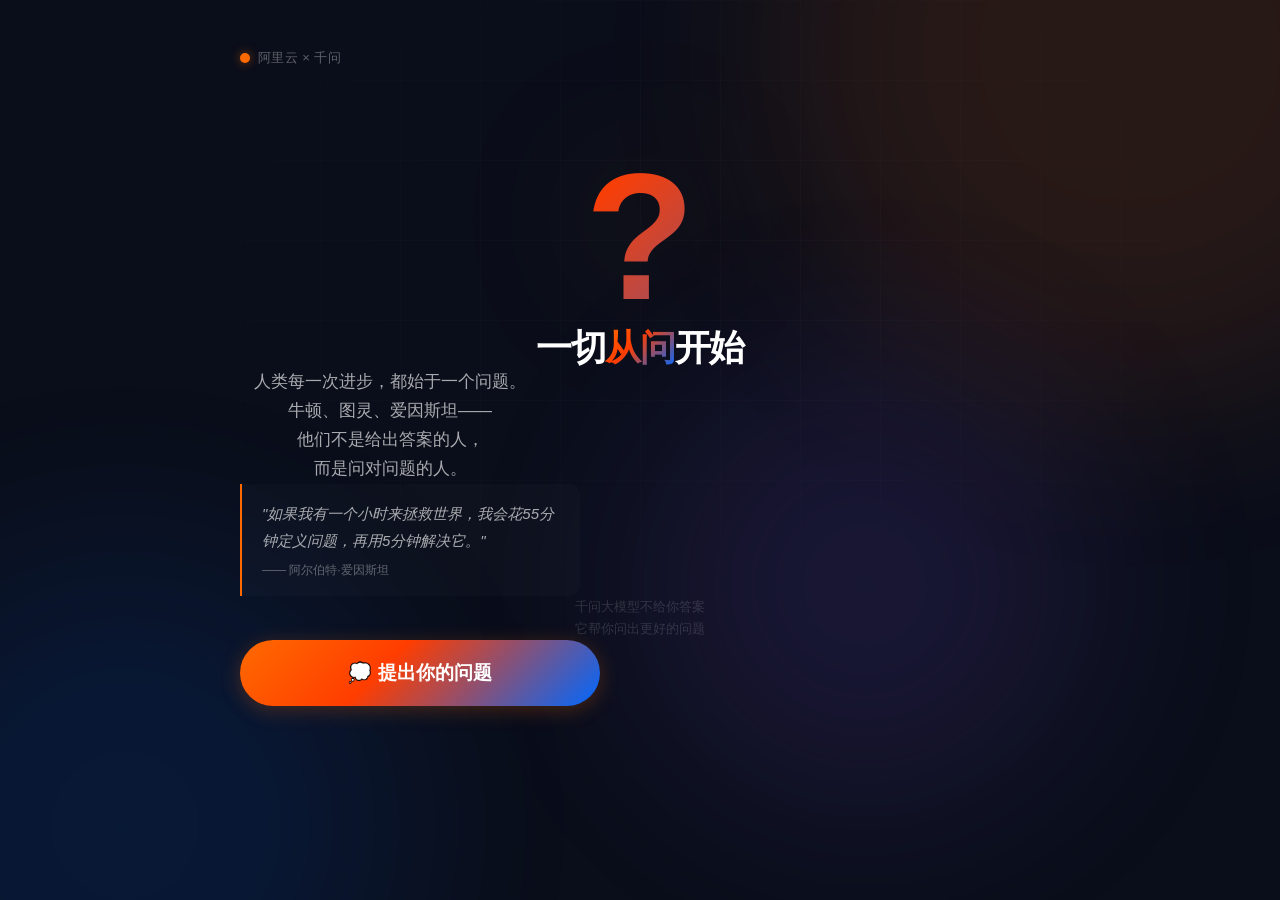
<file: 校赛提交/信息与控制学院/D互动类/Da06-06-060-0004-一切从问开始/plan3-question.html>
<!DOCTYPE html>
<html lang="zh-CN">
<head>
<meta charset="UTF-8">
<meta name="viewport" content="width=device-width,initial-scale=1,user-scalable=no">
<title>一切从问开始 - 千问大模型</title>
<style>
/* === 内联自 shared/styles.css === */
/* ================================================================
 * 大广赛阿里云命题 · 设计系统 v2
 * 设计方向：暗色科技 + 玻璃质感 + 精緻动效
 * ================================================================ */

:root {
  /* === 主色调 === */
  --c-orange: #FF6A00;
  --c-orange-bright: #FF8C3A;
  --c-blue: #0068FF;
  --c-blue-bright: #3B82F6;
  --c-purple: #8B5CF6;
  --c-cyan: #06B6D4;

  /* === 渐变 === */
  --grad-brand: linear-gradient(135deg, #FF6A00 0%, #FF3D00 40%, #0068FF 100%);
  --grad-warm: linear-gradient(135deg, #FF6A00, #F97316, #EF4444);
  --grad-cool: linear-gradient(135deg, #0068FF, #3B82F6, #8B5CF6);
  --grad-subtle: linear-gradient(180deg, rgba(255,106,0,0.06) 0%, rgba(0,104,255,0.06) 100%);

  /* === 背景 === */
  --bg-deep: #06080D;
  --bg-base: #0A0E1A;
  --bg-surface: #111827;
  --bg-card: rgba(17, 24, 39, 0.6);
  --bg-glass: rgba(255, 255, 255, 0.03);

  /* === 文字 === */
  --t-1: #FFFFFF;
  --t-2: rgba(255, 255, 255, 0.65);
  --t-3: rgba(255, 255, 255, 0.35);
  --t-muted: rgba(255, 255, 255, 0.15);

  /* === 边框 === */
  --b-subtle: rgba(255, 255, 255, 0.06);
  --b-card: rgba(255, 255, 255, 0.08);
  --b-focus: rgba(255, 106, 0, 0.4);

  /* === 圆角 === */
  --r-sm: 6px;
  --r-md: 10px;
  --r-lg: 16px;
  --r-xl: 24px;
  --r-2xl: 32px;
  --r-full: 9999px;

  /* === 阴影 === */
  --shadow-card: 0 1px 2px rgba(0,0,0,0.3), 0 4px 16px rgba(0,0,0,0.2);
  --shadow-glow-o: 0 0 30px rgba(255,106,0,0.15);
  --shadow-glow-b: 0 0 30px rgba(0,104,255,0.15);
  --shadow-glow-p: 0 0 30px rgba(139,92,246,0.15);

  /* === 缓动 === */
  --ease-out-expo: cubic-bezier(0.19, 1, 0.22, 1);
  --ease-out-back: cubic-bezier(0.34, 1.56, 0.64, 1);
  --ease-in-out: cubic-bezier(0.65, 0, 0.35, 1);
}

/* ================================================================
 * 基础重置
 * ================================================================ */
*, *::before, *::after { box-sizing: border-box; margin: 0; padding: 0; }

html {
  font-size: 16px;
  -webkit-font-smoothing: antialiased;
  -moz-osx-font-smoothing: grayscale;
  background: var(--bg-deep);
}

body {
  font-family: -apple-system, BlinkMacSystemFont, 'SF Pro Display', 'PingFang SC', 'Hiragino Sans GB', 'Microsoft YaHei', sans-serif;
  background: var(--bg-base);
  color: var(--t-1);
  line-height: 1.6;
  min-height: 100vh;
  min-height: 100dvh;
  overflow-x: hidden;
}

/* ================================================================
 * 动态网格背景
 * ================================================================ */
.bg-grid {
  position: fixed; inset: 0; pointer-events: none; z-index: 0;
  background-image:
    linear-gradient(rgba(255,255,255,0.015) 1px, transparent 1px),
    linear-gradient(90deg, rgba(255,255,255,0.015) 1px, transparent 1px);
  background-size: 60px 60px;
  mask-image: radial-gradient(ellipse 80% 80% at 50% 30%, black 20%, transparent 70%);
  -webkit-mask-image: radial-gradient(ellipse 80% 80% at 50% 30%, black 20%, transparent 70%);
}

/* ================================================================
 * 光晕
 * ================================================================ */
.glow-orb {
  position: fixed; border-radius: 50%; filter: blur(100px);
  pointer-events: none; z-index: 0; opacity: 0.12;
  animation: orbBreath 8s ease-in-out infinite;
}
.glow-orb-o {
  width: 500px; height: 500px;
  background: var(--c-orange);
  top: -200px; right: -150px;
  animation-delay: 0s;
}
.glow-orb-b {
  width: 400px; height: 400px;
  background: var(--c-blue);
  bottom: -150px; left: -100px;
  animation-delay: -4s;
}
.glow-orb-p {
  width: 300px; height: 300px;
  background: var(--c-purple);
  top: 40%; left: 50%;
  animation-delay: -2s;
}
@keyframes orbBreath {
  0%, 100% { opacity: 0.08; transform: scale(1) translate(0, 0); }
  33% { opacity: 0.14; transform: scale(1.1) translate(30px, -20px); }
  66% { opacity: 0.06; transform: scale(0.9) translate(-20px, 30px); }
}

/* ================================================================
 * 排版
 * ================================================================ */
h1 { font-size: 2.125rem; font-weight: 800; letter-spacing: -0.03em; line-height: 1.15; }
h2 { font-size: 1.5rem; font-weight: 700; letter-spacing: -0.02em; line-height: 1.25; }
h3 { font-size: 1.125rem; font-weight: 600; line-height: 1.35; }
p  { color: var(--t-2); font-size: 0.9375rem; line-height: 1.7; }

.text-gradient {
  background: var(--grad-brand);
  -webkit-background-clip: text; -webkit-text-fill-color: transparent;
  background-clip: text;
}
.text-gradient-warm {
  background: var(--grad-warm);
  -webkit-background-clip: text; -webkit-text-fill-color: transparent;
  background-clip: text;
}
.text-gradient-cool {
  background: var(--grad-cool);
  -webkit-background-clip: text; -webkit-text-fill-color: transparent;
  background-clip: text;
}

/* ================================================================
 * 页面容器
 * ================================================================ */
.page-wrap {
  position: relative; z-index: 1;
  max-width: 480px; margin: 0 auto;
  padding: 20px 20px 40px;
  min-height: 100vh; min-height: 100dvh;
  display: flex; flex-direction: column;
}

/* ================================================================
 * 导航
 * ================================================================ */
.nav-bar {
  display: flex; align-items: center; justify-content: space-between;
  padding: 8px 0 16px;
}
.nav-brand {
  display: flex; align-items: center; gap: 8px;
}
.nav-dot {
  width: 10px; height: 10px; border-radius: 50%;
  background: var(--c-orange);
  box-shadow: 0 0 10px rgba(255,106,0,0.5);
}
.nav-label {
  font-size: 0.75rem; font-weight: 500; color: var(--t-3);
  letter-spacing: 0.03em;
}

/* ================================================================
 * 按钮 v2
 * ================================================================ */
.btn {
  display: inline-flex; align-items: center; justify-content: center;
  gap: 8px; padding: 13px 28px; border: none; border-radius: var(--r-full);
  font-size: 0.9375rem; font-weight: 600; cursor: pointer;
  transition: all 0.3s var(--ease-out-expo);
  text-decoration: none; position: relative; overflow: hidden;
  -webkit-tap-highlight-color: transparent;
}
.btn:active { transform: scale(0.96); }

.btn-primary {
  background: var(--grad-brand);
  color: white;
  box-shadow: 0 4px 20px rgba(255,106,0,0.25);
}
.btn-primary:hover { box-shadow: 0 6px 30px rgba(255,106,0,0.4); transform: translateY(-1px); }

.btn-glass {
  background: rgba(255,255,255,0.05);
  color: var(--t-1);
  border: 1px solid rgba(255,255,255,0.1);
  backdrop-filter: blur(20px);
  -webkit-backdrop-filter: blur(20px);
}
.btn-glass:hover {
  background: rgba(255,255,255,0.08);
  border-color: rgba(255,255,255,0.18);
}

.btn-ghost {
  background: transparent; color: var(--t-2);
  padding: 10px 18px;
}
.btn-ghost:hover { color: var(--t-1); }

.btn-lg { padding: 16px 36px; font-size: 1.0625rem; }
.btn-block { width: 100%; }
.btn:disabled { opacity: 0.35; pointer-events: none; }

/* ================================================================
 * 玻璃卡片
 * ================================================================ */
.glass-card {
  background: rgba(255,255,255,0.03);
  border: 1px solid rgba(255,255,255,0.06);
  border-radius: var(--r-xl);
  padding: 28px;
  backdrop-filter: blur(30px);
  -webkit-backdrop-filter: blur(30px);
  transition: all 0.4s var(--ease-out-expo);
}
.glass-card:hover {
  border-color: rgba(255,255,255,0.1);
  background: rgba(255,255,255,0.04);
}

/* ================================================================
 * 输入框 v2
 * ================================================================ */
.input {
  width: 100%;
  background: rgba(255,255,255,0.04);
  border: 1px solid rgba(255,255,255,0.08);
  border-radius: var(--r-lg);
  padding: 14px 18px;
  color: var(--t-1);
  font-size: 1rem; font-family: inherit;
  transition: all 0.2s var(--ease-out-expo);
  outline: none; resize: none;
}
.input:focus {
  border-color: var(--c-orange);
  box-shadow: 0 0 0 4px rgba(255,106,0,0.06);
  background: rgba(255,255,255,0.06);
}
.input::placeholder { color: var(--t-muted); font-size: 0.9375rem; }

/* ================================================================
 * 动画
 * ================================================================ */
@keyframes fadeUp {
  from { opacity: 0; transform: translateY(24px); }
  to { opacity: 1; transform: translateY(0); }
}
@keyframes fadeIn {
  from { opacity: 0; }
  to { opacity: 1; }
}
@keyframes scaleIn {
  from { opacity: 0; transform: scale(0.9); }
  to { opacity: 1; transform: scale(1); }
}
@keyframes slideUp {
  from { opacity: 0; transform: translateY(60px); }
  to { opacity: 1; transform: translateY(0); }
}
@keyframes float {
  0%, 100% { transform: translateY(0); }
  50% { transform: translateY(-10px); }
}
@keyframes pulse-glow {
  0%, 100% { box-shadow: 0 0 10px rgba(255,106,0,0.15); }
  50% { box-shadow: 0 0 30px rgba(255,106,0,0.35); }
}

.anim-fade-up {
  animation: fadeUp 0.7s var(--ease-out-expo) both;
}
.anim-scale-in {
  animation: scaleIn 0.5s var(--ease-out-back) both;
}
.anim-slide-up {
  animation: slideUp 0.8s var(--ease-out-expo) both;
}

/* 延迟工具类 */
.d-1 { animation-delay: 0.06s; }
.d-2 { animation-delay: 0.12s; }
.d-3 { animation-delay: 0.18s; }
.d-4 { animation-delay: 0.24s; }
.d-5 { animation-delay: 0.30s; }
.d-6 { animation-delay: 0.36s; }
.d-7 { animation-delay: 0.42s; }

/* ================================================================
 * Toast
 * ================================================================ */
.toast {
  position: fixed; top: 20px; left: 50%; transform: translateX(-50%);
  background: rgba(0,0,0,0.85); color: white;
  padding: 10px 24px; border-radius: var(--r-full);
  font-size: 0.875rem; font-weight: 500; z-index: 200;
  backdrop-filter: blur(20px); -webkit-backdrop-filter: blur(20px);
  border: 1px solid rgba(255,255,255,0.1);
  animation: fadeUp 0.3s var(--ease-out-back), fadeIn 0.3s ease 2s forwards;
}

/* ================================================================
 * 响应式
 * ================================================================ */

/* 平板 — 768px+ */
@media (min-width: 768px) {
  h1 { font-size: 2.5rem; }
  h2 { font-size: 1.75rem; }
  .page-wrap { max-width: 580px; padding: 28px 28px 48px; }
  .btn { padding: 14px 32px; font-size: 1rem; }
  .btn-lg { padding: 18px 40px; font-size: 1.125rem; }
  .glass-card { padding: 36px; }
}

/* 桌面 — 1024px+ */
@media (min-width: 1024px) {
  h1 { font-size: 3rem; }
  h2 { font-size: 2rem; }
  h3 { font-size: 1.375rem; }
  p  { font-size: 1.0625rem; }

  .page-wrap {
    max-width: 880px;
    padding: 36px 40px 60px;
  }

  .nav-bar { padding: 12px 0 24px; }
  .nav-label { font-size: 0.8125rem; }

  .btn { padding: 15px 36px; font-size: 1.0625rem; }
  .btn-lg { padding: 20px 48px; font-size: 1.1875rem; }
  .btn-ghost { padding: 12px 22px; }

  .glass-card { padding: 44px; border-radius: var(--r-2xl); }

  .bg-grid { background-size: 80px 80px; }

  /* 桌面光晕更大 */
  .glow-orb-o { width: 700px; height: 700px; top: -300px; right: -200px; }
  .glow-orb-b { width: 550px; height: 550px; bottom: -200px; left: -150px; }
  .glow-orb-p { width: 450px; height: 450px; }
}

/* 大屏 — 1440px+ */
@media (min-width: 1440px) {
  .page-wrap { max-width: 960px; padding: 48px 60px 80px; }
  h1 { font-size: 3.5rem; }
  .bg-grid { background-size: 100px 100px; }
}

</style>
<style>
  .screen{display:none;flex-direction:column;min-height:100vh;min-height:100dvh}
  .screen.on{display:flex}

  /* === 开场 === */
  .splash-p3{justify-content:center;align-items:center;text-align:center;gap:36px;padding-top:6vh}
  .qm{font-size:120px;font-weight:900;line-height:1;
    background:var(--grad-brand);-webkit-background-clip:text;-webkit-text-fill-color:transparent;background-clip:text;
    animation:float 5s ease-in-out infinite;filter:drop-shadow(0 0 80px rgba(255,106,0,0.2))}
  .quote-block-p3{
    background:rgba(255,255,255,0.02);border-left:2px solid var(--c-orange);
    padding:16px 20px;border-radius:0 var(--r-md) var(--r-md) 0;text-align:left;max-width:340px;
  }
  .quote-block-p3 .q{font-size:0.9375rem;color:var(--t-2);font-style:italic;line-height:1.8}
  .quote-block-p3 .a{font-size:0.75rem;color:var(--t-3);margin-top:6px}
  .hint-p3{font-size:0.8125rem;color:var(--t-muted)}

  /* === 输入 === */
  .input-p3{gap:28px;align-items:center;padding-top:24px}
  .ta-wrap{width:100%;position:relative}
  .ta-wrap textarea{
    width:100%;min-height:110px;background:rgba(255,255,255,0.03);
    border:1px solid rgba(255,255,255,0.08);border-radius:var(--r-xl);
    padding:24px;color:var(--t-1);font-size:1.0625rem;font-family:inherit;
    resize:none;outline:none;transition:all 0.3s var(--ease-out-expo);line-height:1.7;
  }
  .ta-wrap textarea:focus{
    border-color:var(--c-orange);box-shadow:0 0 0 4px rgba(255,106,0,0.05);
    background:rgba(255,255,255,0.05);
  }
  .ta-wrap textarea::placeholder{color:var(--t-muted)}
  .ta-counter{text-align:right;font-size:0.7rem;color:var(--t-3);margin-top:4px;padding-right:4px}
  .eg-chips{display:flex;flex-wrap:wrap;gap:8px;justify-content:center;max-width:400px}
  .eg-chip{
    padding:8px 16px;border-radius:var(--r-full);font-size:0.8125rem;cursor:pointer;
    border:1px solid rgba(255,255,255,0.06);background:rgba(255,255,255,0.02);
    color:var(--t-2);transition:all 0.2s var(--ease-out-expo);
  }
  .eg-chip:hover{border-color:rgba(255,255,255,0.15);background:rgba(255,255,255,0.04)}

  /* === 进化 === */
  .evolve-p3{gap:24px;align-items:center;padding-top:20px}
  .ev-stage{
    width:100%;text-align:center;padding:28px 24px;border-radius:var(--r-xl);
    transition:all 0.6s var(--ease-out-expo);
  }
  .ev-stage.orig{
    background:rgba(255,255,255,0.02);border:1px solid rgba(255,255,255,0.06);
  }
  .ev-stage.mid{
    background:rgba(255,106,0,0.03);border:1px solid rgba(255,106,0,0.1);
  }
  .ev-stage.final{
    background:rgba(0,104,255,0.03);border:1px solid rgba(0,104,255,0.1);
  }
  .ev-label{font-size:0.6875rem;font-weight:600;letter-spacing:0.06em;text-transform:uppercase;color:var(--t-3);margin-bottom:8px}
  .ev-q{font-size:1.125rem;font-weight:600;line-height:1.6;color:var(--t-1)}
  .ev-arrow{font-size:1.5rem;opacity:0.3;text-align:center}

  /* === 问题树 === */
  .tree-p3{gap:24px;align-items:center;padding-bottom:120px}
  .tree-vis{width:100%;position:relative}
  .t-node{
    padding:18px 20px;border-radius:var(--r-lg);margin-bottom:12px;
    animation:fadeUp 0.6s var(--ease-out-expo) both;transition:all 0.3s var(--ease-out-expo);
  }
  .t-node:hover{transform:translateX(4px)}
  .t-root{
    background:var(--grad-brand);color:white;font-weight:700;text-align:center;
    font-size:1.0625rem;box-shadow:0 4px 24px rgba(255,106,0,0.2);
  }
  .t-branch{
    background:rgba(255,255,255,0.03);border:1px solid rgba(255,255,255,0.06);
    margin-left:28px;font-size:0.9375rem;color:var(--t-2);
  }
  .t-branch::before{content:'';position:absolute;left:-16px;top:50%;width:16px;height:1.5px;background:rgba(255,255,255,0.1)}
  .t-leaf{
    background:rgba(0,104,255,0.04);border:1px solid rgba(0,104,255,0.12);
    margin-left:56px;font-size:0.875rem;color:var(--t-2);
  }
  .t-leaf::before{content:'';position:absolute;left:-16px;top:50%;width:16px;height:1.5px;background:rgba(0,104,255,0.15)}
  .t-badge{
    display:inline-block;padding:3px 10px;border-radius:var(--r-full);
    font-size:0.65rem;font-weight:600;margin-right:10px;letter-spacing:0.03em;
  }
  .t-root .t-badge{background:rgba(255,255,255,0.2);color:white}
  .t-branch .t-badge{background:rgba(255,106,0,0.12);color:var(--c-orange-bright)}
  .t-leaf .t-badge{background:rgba(0,104,255,0.12);color:var(--c-blue-bright)}

  .insight-block{text-align:center;padding:28px 20px;width:100%}
  .insight-block p{font-size:1.0625rem;line-height:2;color:var(--t-2)}
  .final-slogan{font-size:1.75rem;font-weight:800;letter-spacing:-0.03em;text-align:center;margin-top:8px}

  .dots-p3{display:flex;gap:5px;justify-content:center}
  .dots-p3 span{width:6px;height:6px;border-radius:50%;background:var(--c-purple);animation:dotBounce 1.4s ease-in-out infinite both}
  .dots-p3 span:nth-child(1){animation-delay:-0.32s}
  .dots-p3 span:nth-child(2){animation-delay:-0.16s}
  @keyframes dotBounce{0%,80%,100%{transform:scale(0.3);opacity:0.3}40%{transform:scale(1);opacity:1}}

  /* === 桌面端 === */
  @media (min-width: 768px) {
    .qm{font-size:150px}
    .ev-q{font-size:1.25rem}
    .t-root{font-size:1.1875rem}
    .final-slogan{font-size:2rem}
  }
  @media (min-width: 1024px) {
    .splash-p3{gap:44px}
    .qm{font-size:180px}
    .evolve-p3{flex-direction:row;flex-wrap:wrap;justify-content:center;align-items:flex-start;gap:20px}
    .evolve-p3 .ev-stage{flex:1;min-width:250px;max-width:300px}
    .evolve-p3 .ev-arrow{display:none}
    .tree-vis{max-width:700px;margin:0 auto}
    .t-branch{margin-left:60px}
    .t-leaf{margin-left:120px}
    .t-branch::before{left:-36px;width:36px}
    .t-leaf::before{left:-36px;width:36px}
    .final-slogan{font-size:2.5rem}
    .insight-block p{font-size:1.1875rem}
  }
  @media (min-width: 1440px) {
    .qm{font-size:200px}
    .tree-vis{max-width:800px}
    .final-slogan{font-size:3rem}
  }
</style>
</head>
<body>
<div class="bg-grid"></div>
<div class="glow-orb glow-orb-o"></div>
<div class="glow-orb glow-orb-b"></div>
<div class="glow-orb glow-orb-p"></div>

<!-- ====== 开场 ====== -->
<div class="page-wrap screen on" id="splash">
  <div class="nav-bar anim-fade-up">
    <div class="nav-brand"><div class="nav-dot"></div><span class="nav-label">阿里云 × 千问</span></div>
  </div>
  <div class="splash-p3">
    <div class="qm anim-scale-in">?</div>
    <h1 class="anim-fade-up d-1" style="font-size:2.25rem;font-weight:900;letter-spacing:-0.04em;text-align:center">
      一切<span class="text-gradient">从问</span>开始
    </h1>
    <p class="anim-fade-up d-2" style="color:var(--t-2);max-width:300px;text-align:center">
      人类每一次进步，都始于一个问题。<br>
      牛顿、图灵、爱因斯坦——<br>
      他们不是给出答案的人，<br>而是问对问题的人。
    </p>
    <div class="quote-block-p3 anim-fade-up d-3">
      <p class="q">"如果我有一个小时来拯救世界，我会花55分钟定义问题，再用5分钟解决它。"</p>
      <p class="a">—— 阿尔伯特·爱因斯坦</p>
    </div>
    <p class="hint-p3 anim-fade-up d-4">千问大模型不给你答案<br>它帮你问出更好的问题</p>
  </div>
  <div class="bottom-bar anim-fade-up d-5">
    <button class="btn btn-primary btn-lg btn-block" onclick="goInput()" style="max-width:360px;margin:0 auto">
      💭 提出你的问题
    </button>
  </div>
</div>

<!-- ====== 输入 ====== -->
<div class="page-wrap screen" id="input">
  <div class="nav-bar">
    <div class="nav-brand"><div class="nav-dot"></div><span class="nav-label">一切从问开始</span></div>
    <button class="btn btn-ghost" onclick="goSplash()">← 返回</button>
  </div>
  <div class="input-p3">
    <h2 class="anim-fade-up" style="text-align:center;font-size:1.25rem">你现在在想什么？</h2>
    <div class="ta-wrap anim-fade-up d-1">
      <textarea id="qi" placeholder="例如：怎样才能找到好工作？" maxlength="100"></textarea>
      <p class="ta-counter"><span id="cc">0</span>/100</p>
    </div>
    <div class="eg-chips anim-fade-up d-2">
      <button class="eg-chip" onclick="use('怎样才能找到好工作？')">找到好工作</button>
      <button class="eg-chip" onclick="use('人生的意义是什么？')">人生的意义</button>
      <button class="eg-chip" onclick="use('AI会取代人类吗？')">AI取代人类</button>
      <button class="eg-chip" onclick="use('如何变得更自律？')">变得自律</button>
      <button class="eg-chip" onclick="use('学什么技能最有前途？')">学什么技能</button>
      <button class="eg-chip" onclick="use('什么是真正的成功？')">真正的成功</button>
    </div>
    <button class="btn btn-primary btn-lg btn-block anim-fade-up d-3" onclick="goEvolve()" style="max-width:360px">
      ✨ 让千问帮你进化这个问题
    </button>
  </div>
</div>

<!-- ====== 进化中 ====== -->
<div class="page-wrap screen" id="evolve">
  <div class="nav-bar">
    <div class="nav-brand"><div class="nav-dot"></div><span class="nav-label">千问正在深度思考...</span></div>
  </div>
  <div class="evolve-p3" id="evContainer"></div>
  <div class="bottom-bar">
    <p style="font-size:0.75rem;color:var(--t-3)">千问大模型通过苏格拉底式提问，逐层深入问题本质</p>
  </div>
</div>

<!-- ====== 问题树 ====== -->
<div class="page-wrap screen" id="tree">
  <div class="nav-bar">
    <div class="nav-brand"><div class="nav-dot"></div><span class="nav-label">问题进化树</span></div>
  </div>
  <div class="tree-p3">
    <p class="anim-fade-up" style="color:var(--t-3);text-align:center;font-size:0.875rem">
      从原始提问到本质追问——这就是千问大模型的力量
    </p>
    <div class="tree-vis" id="treeVis"></div>
    <div class="insight-block anim-fade-up d-2">
      <div class="dots-p3"><span></span><span></span><span></span></div>
      <p id="insight"></p>
      <h2 class="final-slogan">
        人类进步，<span class="text-gradient">从千问开始</span>
      </h2>
    </div>
    <div style="display:flex;gap:10px;width:100%;max-width:400px" class="anim-fade-up d-3">
      <button class="btn btn-glass" onclick="goInput()" style="flex:1">🔄 问一个新问题</button>
      <button class="btn btn-primary" onclick="share()" style="flex:1">📤 分享进化树</button>
    </div>
  </div>
  <div class="bottom-bar">
    <span class="slogan-tag">人类进步，从千问开始</span>
    <span style="color:var(--t-3);margin-left:8px;font-size:0.75rem">— 阿里云千问大模型</span>
  </div>
</div>

<script>
/* === 内联自 shared/utils.js === */
/* === 大广赛阿里云命题 · 共享工具函数 === */

/**
 * Toast 提示
 */
function showToast(message, duration = 2000) {
  const toast = document.createElement('div');
  toast.className = 'toast';
  toast.textContent = message;
  document.body.appendChild(toast);
  setTimeout(() => toast.remove(), duration + 300);
}

/**
 * 复制到剪贴板
 */
async function copyToClipboard(text) {
  try {
    await navigator.clipboard.writeText(text);
    showToast('已复制到剪贴板');
    return true;
  } catch {
    // 降级方案
    const textarea = document.createElement('textarea');
    textarea.value = text;
    textarea.style.position = 'fixed';
    textarea.style.opacity = '0';
    document.body.appendChild(textarea);
    textarea.select();
    document.execCommand('copy');
    textarea.remove();
    showToast('已复制到剪贴板');
    return true;
  }
}

/**
 * 分享（优先使用 Web Share API）
 */
async function shareContent(title, text, url) {
  if (navigator.share) {
    try {
      await navigator.share({ title, text, url });
      return;
    } catch (e) {
      // 用户取消分享
    }
  }
  // 降级：展示自定义分享面板
  showSharePanel(title, text, url);
}

/**
 * 展示自定义分享面板
 */
function showSharePanel(title, text, url) {
  const overlay = document.createElement('div');
  overlay.className = 'share-overlay';
  overlay.innerHTML = `
    <div class="share-panel slide-up">
      <h3>分享作品</h3>
      <div class="share-options">
        <div class="share-option" data-action="wechat">
          <div class="share-icon" style="background:#07C160">💬</div>
          <span>微信</span>
        </div>
        <div class="share-option" data-action="weibo">
          <div class="share-icon" style="background:#E6162D">📢</div>
          <span>微博</span>
        </div>
        <div class="share-option" data-action="copy">
          <div class="share-icon" style="background:#333">📋</div>
          <span>复制链接</span>
        </div>
        <div class="share-option" data-action="more">
          <div class="share-icon" style="background:#666">⋯</div>
          <span>更多</span>
        </div>
      </div>
      <button class="btn btn-secondary btn-block" style="margin-top:24px" onclick="this.closest('.share-overlay').remove()">
        取消
      </button>
    </div>
  `;

  overlay.addEventListener('click', (e) => {
    if (e.target === overlay) overlay.remove();
    const action = e.target.closest('.share-option')?.dataset.action;
    if (action === 'copy') copyToClipboard(url || window.location.href);
    if (action === 'weibo') window.open(`https://service.weibo.com/share/share.php?title=${encodeURIComponent(title + ' ' + text)}&url=${encodeURIComponent(url || window.location.href)}`);
    if (action) overlay.remove();
  });

  document.body.appendChild(overlay);
}

/**
 * 创建粒子背景
 */
function createParticles(count = 30) {
  const container = document.createElement('div');
  container.className = 'particles-bg';

  for (let i = 0; i < count; i++) {
    const particle = document.createElement('div');
    particle.className = 'particle';
    particle.style.left = Math.random() * 100 + '%';
    particle.style.width = (Math.random() * 4 + 2) + 'px';
    particle.style.height = particle.style.width;
    particle.style.animationDuration = (Math.random() * 15 + 10) + 's';
    particle.style.animationDelay = (Math.random() * 10) + 's';
    // 随机混合橘色和蓝色
    if (Math.random() > 0.5) {
      particle.style.background = 'var(--brand-blue)';
    }
    container.appendChild(particle);
  }

  return container;
}

/**
 * 创建光晕背景
 */
function createGlowOrbs() {
  const fragment = document.createDocumentFragment();
  const orb1 = document.createElement('div');
  orb1.className = 'glow-orb glow-orb-orange';
  const orb2 = document.createElement('div');
  orb2.className = 'glow-orb glow-orb-blue';
  fragment.appendChild(orb1);
  fragment.appendChild(orb2);
  return fragment;
}

/**
 * 打字机效果
 */
async function typewriterEffect(element, text, speed = 50) {
  element.textContent = '';
  element.style.borderRight = '2px solid var(--brand-orange)';
  for (let i = 0; i < text.length; i++) {
    element.textContent += text[i];
    await new Promise(r => setTimeout(r, speed + Math.random() * 30));
  }
  element.style.borderRight = 'none';
}

/**
 * 延迟函数
 */
function delay(ms) {
  return new Promise(resolve => setTimeout(resolve, ms));
}

/**
 * 随机选择
 */
function randomPick(arr) {
  return arr[Math.floor(Math.random() * arr.length)];
}

/**
 * 生成唯一ID
 */
function generateId() {
  return 'dgs_' + Date.now().toString(36) + '_' + Math.random().toString(36).substr(2, 6);
}

/**
 * 获取URL参数
 */
function getQueryParam(key) {
  const params = new URLSearchParams(window.location.search);
  return params.get(key);
}

/* ================================================================
 * 阿里云百炼平台 API 集成
 * ================================================================
 *
 * 使用前请完成以下步骤：
 * 1. 领取300元算力：https://university.aliyun.com/action/sun-ada
 * 2. 获取API Key：https://bailian.console.aliyun.com/ → 开通百炼 →
 *    右上角头像 → API-KEY管理 → 创建新的API Key
 * 3. 将API Key填入下方 DASHSCOPE_API_KEY 常量
 * 4. 取消注释真实API调用代码，注释掉演示数据返回
 *
 * 文档：https://help.aliyun.com/zh/model-studio/
 * 兼容模式文档：https://help.aliyun.com/zh/model-studio/use-qwen-by-calling-api
 */

// ===== 配置区域 =====
const DASHSCOPE_API_KEY = 'sk-cb0ec1cc42fa412b83a934ebf2f43f81';
const DASHSCOPE_BASE_URL = 'https://dashscope.aliyuncs.com/compatible-mode/v1';

// 模型配置
const MODELS = {
  text: 'qwen-max',           // 文本生成（最强版）
  vision: 'qwen-vl-max',      // 多模态视觉识别
  code: 'qwen-coder-plus',    // 代码专用
};

/**
 * 千问API调用（真实实现）
 *
 * @param {string} prompt - 用户提示词
 * @param {Object} options
 * @param {string} options.systemPrompt - 系统提示词（角色设定）
 * @param {number} options.temperature - 温度 (0-2)，默认0.8
 * @param {string} options.model - 模型名，默认qwen-max
 * @returns {Promise<string|null>} AI返回的文本，失败或未配置时返回null
 */
async function callQianwenAPI(prompt, options = {}) {
  // 未配置API Key时，返回null让调用方使用演示数据
  if (!DASHSCOPE_API_KEY) {
    console.warn('[千问API] 未配置API Key，使用演示数据。');
    return null;
  }

  const messages = [];
  if (options.systemPrompt) {
    messages.push({ role: 'system', content: options.systemPrompt });
  }
  messages.push({ role: 'user', content: prompt });

  try {
    const response = await fetch(`${DASHSCOPE_BASE_URL}/chat/completions`, {
      method: 'POST',
      headers: {
        'Authorization': `Bearer ${DASHSCOPE_API_KEY}`,
        'Content-Type': 'application/json',
      },
      body: JSON.stringify({
        model: options.model || MODELS.text,
        messages: messages,
        temperature: options.temperature ?? 0.8,
        max_tokens: options.maxTokens || 2000,
      }),
    });

    if (!response.ok) {
      const errorData = await response.json().catch(() => ({}));
      console.error('[千问API] 请求失败:', response.status, errorData);
      return null;
    }

    const data = await response.json();
    const text = data.choices?.[0]?.message?.content || '';
    console.log('[千问API] 成功获取响应，长度:', text.length);
    return text;
  } catch (error) {
    console.error('[千问API] 网络错误:', error.message);
    return null;
  }
}

/**
 * 千问多模态视觉识别API
 * 上传图片并让千问识别图片内容
 *
 * @param {string} imageBase64 - 图片的base64编码（不含data:前缀）
 * @param {string} prompt - 对图片的提问
 * @returns {Promise<string|null>} 识别结果
 */
async function callQianwenVisionAPI(imageBase64, prompt) {
  if (!DASHSCOPE_API_KEY) {
    console.warn('[千问视觉API] 未配置API Key');
    return null;
  }

  try {
    const response = await fetch(`${DASHSCOPE_BASE_URL}/chat/completions`, {
      method: 'POST',
      headers: {
        'Authorization': `Bearer ${DASHSCOPE_API_KEY}`,
        'Content-Type': 'application/json',
      },
      body: JSON.stringify({
        model: MODELS.vision,
        messages: [{
          role: 'user',
          content: [
            { type: 'image_url', image_url: { url: `data:image/jpeg;base64,${imageBase64}` } },
            { type: 'text', text: prompt },
          ],
        }],
        temperature: 0.7,
        max_tokens: 1000,
      }),
    });

    if (!response.ok) {
      console.error('[千问视觉API] 请求失败:', response.status);
      return null;
    }

    const data = await response.json();
    return data.choices?.[0]?.message?.content || null;
  } catch (error) {
    console.error('[千问视觉API] 网络错误:', error.message);
    return null;
  }
}

/**
 * 调用千问API并重试（带指数退避）
 */
async function callQianwenAPIWithRetry(prompt, options = {}, maxRetries = 3) {
  for (let attempt = 0; attempt < maxRetries; attempt++) {
    const result = await callQianwenAPI(prompt, options);
    if (result !== null) return result;
    if (attempt < maxRetries - 1) {
      const waitMs = Math.pow(2, attempt) * 1000;
      console.log(`[千问API] 第${attempt + 1}次重试，等待${waitMs}ms...`);
      await delay(waitMs);
    }
  }
  return null;
}

/**
 * 万相API调用封装
 * 文档: https://help.aliyun.com/zh/model-studio/wanxiang
 *
 * @param {string} prompt - 生成图像的描述
 * @param {string} type - 'text2img' | 'img2video' 等
 * @returns {Promise<string|null>} 生成的图片URL或null
 */
async function callWanxiangAPI(prompt, type = 'text2img') {
  if (!DASHSCOPE_API_KEY) {
    console.warn('[万相API] 未配置API Key');
    return null;
  }

  // 万相文生图API
  if (type === 'text2img') {
    try {
      const response = await fetch('https://dashscope.aliyuncs.com/api/v1/services/aigc/image-generation/generation', {
        method: 'POST',
        headers: {
          'Authorization': `Bearer ${DASHSCOPE_API_KEY}`,
          'Content-Type': 'application/json',
          'X-DashScope-Async': 'enable',
        },
        body: JSON.stringify({
          model: 'wanx-v1',
          input: {
            prompt: prompt,
            negative_prompt: '低质量，模糊，变形',
          },
          parameters: {
            n: 1,
            size: '1024*1024',
          },
        }),
      });

      if (!response.ok) {
        console.error('[万相API] 请求失败:', response.status);
        return null;
      }

      const data = await response.json();
      // 异步任务，返回task_id用于后续查询
      if (data.output?.task_id) {
        console.log('[万相API] 异步任务已创建:', data.output.task_id);
        return await pollWanxiangTask(data.output.task_id);
      }
      return null;
    } catch (error) {
      console.error('[万相API] 网络错误:', error.message);
      return null;
    }
  }

  console.warn('[万相API] 不支持的类型:', type);
  return null;
}

/**
 * 轮询万相异步任务结果
 */
async function pollWanxiangTask(taskId, maxAttempts = 30, interval = 2000) {
  for (let i = 0; i < maxAttempts; i++) {
    await delay(interval);
    try {
      const response = await fetch(
        `https://dashscope.aliyuncs.com/api/v1/tasks/${taskId}`,
        { headers: { 'Authorization': `Bearer ${DASHSCOPE_API_KEY}` } }
      );
      const data = await response.json();

      if (data.output?.task_status === 'SUCCEEDED') {
        return data.output.results?.[0]?.url || null;
      }
      if (data.output?.task_status === 'FAILED') {
        console.error('[万相API] 任务失败:', data.output.message);
        return null;
      }
      // 继续轮询
    } catch (error) {
      console.error('[万相API] 轮询错误:', error.message);
    }
  }
  console.error('[万相API] 轮询超时');
  return null;
}

</script>
<script>
const $=id=>document.getElementById(id);
const ST={orig:'',evolved:[]};

const LAYERS=[
  {name:'表层追问',emoji:'🔍',system:'你是一个苏格拉底式的哲学咨询师。不要直接回答用户的问题，而是帮助他们发现更深层的问题。只输出新的、更好的问题。',
   prompt:'用户问了一个问题。让我们深入一层：这个问题背后真正的关切是什么？请将这个问题变得更本质。只输出一个新的、更深刻的问题，不要解释。'},
  {name:'假设检验',emoji:'🧠',system:'你是一个苏格拉底式的哲学咨询师。挑战用户问题中的隐含假设。只输出新的、更好的问题。',
   prompt:'更深一层：这个问题的前提假设是什么？如果这些假设不成立呢？请重新表述这个问题，剥离未经审视的假设。只输出新问题，不要解释。'},
  {name:'视角转换',emoji:'🔄',system:'你是一个苏格拉底式的哲学咨询师。帮用户从未来视角重新审视问题。只输出新的、更好的问题。',
   prompt:'换一个视角：想象5年后的你，拥有了更多经历和智慧。从那个未来回望——你现在的这个问题，会变成什么样？只输出一个经过深度进化后的新问题，不要解释。'}
];

function goScreen(id){document.querySelectorAll('.screen').forEach(s=>s.classList.remove('on'));$(id).classList.add('on');window.scrollTo({top:0,behavior:'smooth'})}
function goSplash(){goScreen('splash')}

function goInput(){
  ST.orig='';ST.evolved=[];$('qi').value='';$('cc').textContent='0';goScreen('input');
}
$('qi').addEventListener('input',()=>{$('cc').textContent=$('qi').value.length});
function use(q){$('qi').value=q;$('cc').textContent=q.length;goScreen('input')}

async function goEvolve(){
  const q = $('qi').value.trim();
  if(!q){showToast('请先提出一个问题');return}
  ST.orig=q;ST.evolved=[];
  goScreen('evolve');

  const c=$('evContainer');
  c.innerHTML = `<div class="ev-stage orig anim-fade-up"><p class="ev-label">📝 原始提问</p><p class="ev-q">${esc(q)}</p></div>`;

  for(let i=0;i<LAYERS.length;i++){
    await delay(900);
    const l=LAYERS[i];
    c.innerHTML += `<div class="ev-arrow anim-fade-up">↓</div>`;

    // 真实API
    const context = ST.evolved.map((e,j)=>`第${j+1}层问题：${e}`).join('；');
    const fullPrompt = l.prompt + '\n原始问题：' + q + (context ? '\n之前的进化：' + context : '');
    const aiResp = await callQianwenAPI(fullPrompt, {systemPrompt:l.system,temperature:0.85,maxTokens:200});

    let ev;
    if (aiResp) { ev = aiResp.trim(); }
    else {
      // fallback
      const demos={
        '怎样才能找到好工作？':[
          '什么才是"好"？——是薪资高，还是每天都期待起床去做的事？',
          '如果"好工作"根本不存在于你现在的认知范围内呢？你是在找已知的答案，还是愿意发现未知的可能？',
          '五年后的你，会用什么样的方式创造价值，以至于"找工作"这个动作本身变得多余？'
        ],
        '人生的意义是什么？':[
          '这个问题的重量有多少来自你自己——有多少来自别人告诉你的标准答案？',
          '如果"意义"不是被找到的，而是被创造出来的——你今天创造了什么？',
          '当你停止追问意义的那一刻，你的身体在做什么？那个动作里，也许藏着答案。'
        ]
      };
      ev = (demos[q]||[])[i] || `关于「${q}」，让我们换个角度思考：如果${i===0?'答案本身不是目的，过程才是':i===1?'所有前提都可以被推翻':i===2?'未来的你会感谢现在追问的自己'}，这个问题会变成什么样？`;
    }
    ST.evolved.push(ev);

    c.innerHTML += `<div class="ev-stage ${i===2?'final':'mid'} anim-fade-up"><p class="ev-label">${l.emoji} ${l.name}</p><p class="ev-q">${esc(ev)}</p></div>`;
    c.scrollTop=c.scrollHeight;
    await delay(600);
  }

  await delay(800);
  document.querySelectorAll('#evContainer .ev-arrow').forEach(e=>e.remove());
  await delay(600);
  goTree();
}

function goTree(){
  goScreen('tree');
  const v=$('treeVis');
  let h=`<div class="t-node t-root anim-fade-up" style="position:relative"><span class="t-badge">根</span>${esc(ST.orig)}</div>`;
  ST.evolved.forEach((q,i)=>{
    const cls=i===ST.evolved.length-1?'t-leaf':'t-branch';
    const label=i===ST.evolved.length-1?'本质':`第${i+1}层`;
    h+=`<div class="t-node ${cls} anim-fade-up d-${i+1}" style="position:relative"><span class="t-badge">${label}</span>${esc(q)}</div>`;
  });
  v.innerHTML=h;

  const lastQ=ST.evolved[ST.evolved.length-1]||'';
  const insight=`从「${ST.orig}」到「${lastQ}」——你看到了吗？问题本身在进化，而你离本质越来越近了。这就是千问大模型存在的意义：不是替你思考，是陪你更深入地思考。`;
  const el=$('insight');el.textContent='';
  typeIt(el,insight);
}

async function typeIt(el,text){
  for(let i=0;i<text.length;i++){el.textContent+=text[i];if(i%3===0)await delay(12)}
}

async function share(){
  const last=ST.evolved[ST.evolved.length-1]||'';
  await shareContent('问题进化树-千问大模型',`我问：${ST.orig}\n千问帮我进化为：${last}\n\n人类进步，从千问开始 🌐\n——阿里云千问大模型 × 第18届大广赛`,window.location.href);
}

function esc(s){const d=document.createElement('div');d.textContent=s;return d.innerHTML}

goScreen('splash');
</script>
</body>
</html>
</file>
